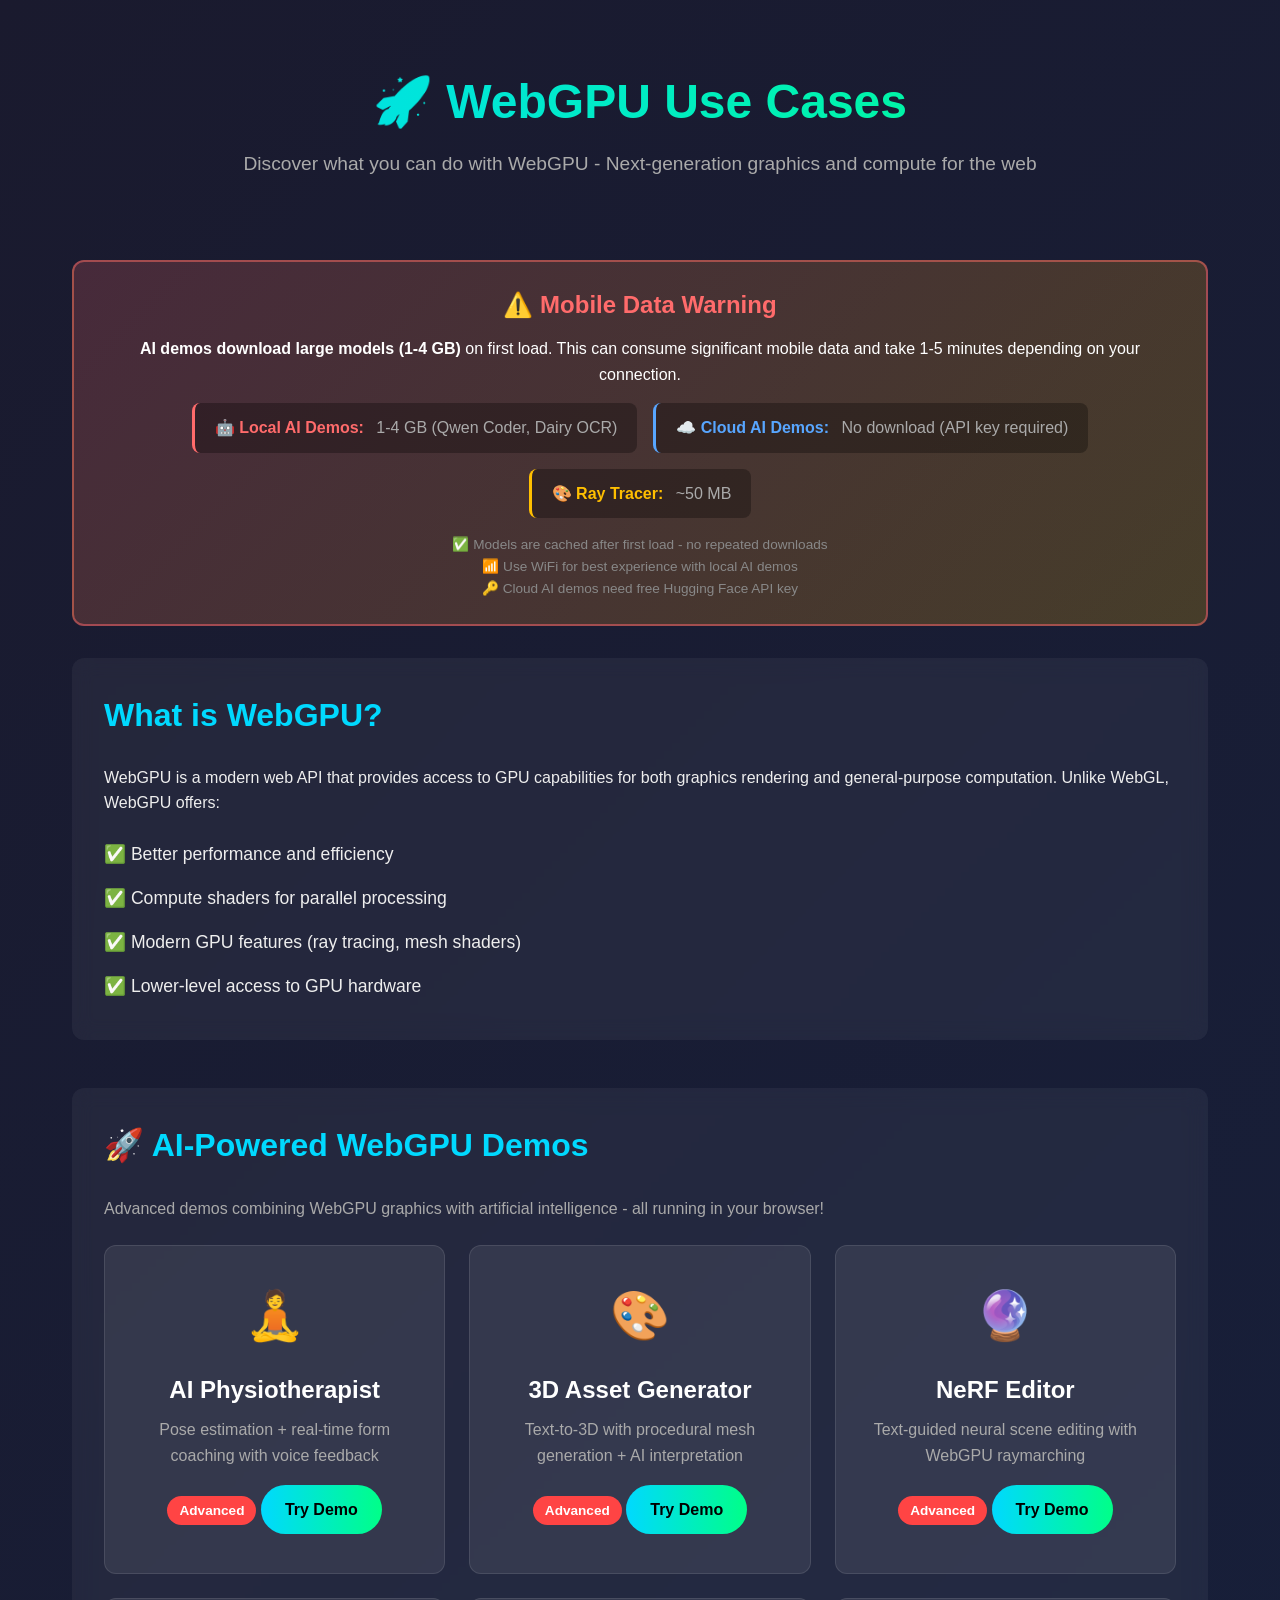
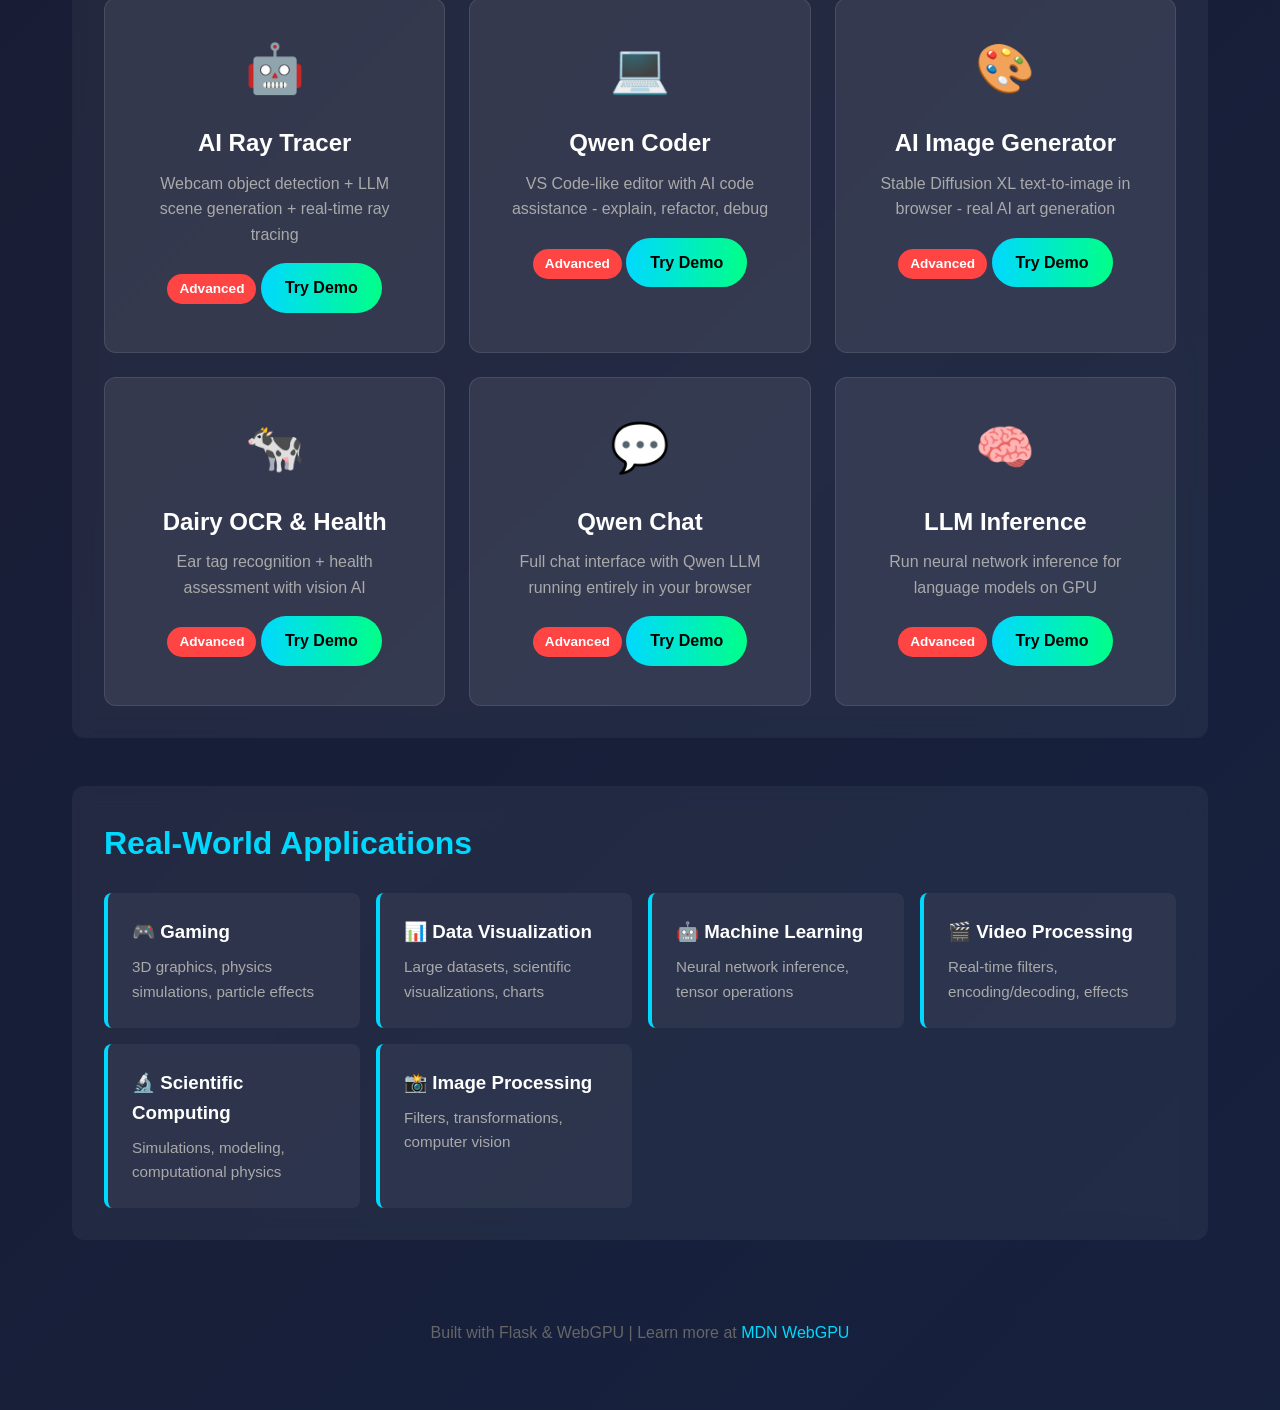
<file: index.html>
<!DOCTYPE html>
<html lang="en">
<head>
    <meta charset="UTF-8">
    <meta name="viewport" content="width=device-width, initial-scale=1.0">
    <title>WebGPU Use Cases Demo</title>
    <link rel="stylesheet" href="static/css/style.css">
</head>
<body>
    <div class="container">
        <header>
            <h1>🚀 WebGPU Use Cases</h1>
            <p class="subtitle">Discover what you can do with WebGPU - Next-generation graphics and compute for the web</p>
        </header>

        <!-- Mobile Data Warning -->
        <div class="data-warning" style="background: linear-gradient(135deg, rgba(255, 107, 107, 0.2), rgba(255, 191, 0, 0.2)); border: 2px solid rgba(255, 107, 107, 0.5); border-radius: 12px; padding: 1.5rem; margin-bottom: 2rem; text-align: center;">
            <h2 style="color: #ff6b6b; margin-bottom: 0.75rem; font-size: 1.5rem;">⚠️ Mobile Data Warning</h2>
            <p style="color: #fff; font-size: 1rem; line-height: 1.6; margin-bottom: 1rem;">
                <strong>AI demos download large models (1-4 GB)</strong> on first load. This can consume significant mobile data and take 1-5 minutes depending on your connection.
            </p>
            <div style="display: flex; flex-wrap: wrap; gap: 1rem; justify-content: center; margin-top: 1rem;">
                <div style="background: rgba(0, 0, 0, 0.3); padding: 0.75rem 1.25rem; border-radius: 8px; border-left: 3px solid #ff6b6b;">
                    <strong style="color: #ff6b6b;">🤖 Local AI Demos:</strong>
                    <span style="color: #aaa; margin-left: 0.5rem;">1-4 GB (Qwen Coder, Dairy OCR)</span>
                </div>
                <div style="background: rgba(0, 0, 0, 0.3); padding: 0.75rem 1.25rem; border-radius: 8px; border-left: 3px solid #58a6ff;">
                    <strong style="color: #58a6ff;">☁️ Cloud AI Demos:</strong>
                    <span style="color: #aaa; margin-left: 0.5rem;">No download (API key required)</span>
                </div>
                <div style="background: rgba(0, 0, 0, 0.3); padding: 0.75rem 1.25rem; border-radius: 8px; border-left: 3px solid #ffbf00;">
                    <strong style="color: #ffbf00;">🎨 Ray Tracer:</strong>
                    <span style="color: #aaa; margin-left: 0.5rem;">~50 MB</span>
                </div>
            </div>
            <p style="color: #888; font-size: 0.85rem; margin-top: 1rem;">
                ✅ Models are cached after first load - no repeated downloads<br>
                📶 Use WiFi for best experience with local AI demos<br>
                🔑 Cloud AI demos need free Hugging Face API key
            </p>
        </div>

        <section class="intro">
            <h2>What is WebGPU?</h2>
            <p>WebGPU is a modern web API that provides access to GPU capabilities for both graphics rendering and general-purpose computation. Unlike WebGL, WebGPU offers:</p>
            <ul>
                <li>✅ Better performance and efficiency</li>
                <li>✅ Compute shaders for parallel processing</li>
                <li>✅ Modern GPU features (ray tracing, mesh shaders)</li>
                <li>✅ Lower-level access to GPU hardware</li>
            </ul>
        </section>

        <section class="examples">
            <h2>🚀 AI-Powered WebGPU Demos</h2>
            <p style="color: #aaa; margin-bottom: 1.5rem;">Advanced demos combining WebGPU graphics with artificial intelligence - all running in your browser!</p>
            <div class="example-grid">
                <div class="example-card" data-example="ai-physio">
                    <div class="card-icon">🧘</div>
                    <h3>AI Physiotherapist</h3>
                    <p>Pose estimation + real-time form coaching with voice feedback</p>
                    <span class="difficulty advanced">Advanced</span>
                    <a href="templates/examples/ai-physio.html" class="btn">Try Demo</a>
                </div>

                <div class="example-card" data-example="3d-asset-generator">
                    <div class="card-icon">🎨</div>
                    <h3>3D Asset Generator</h3>
                    <p>Text-to-3D with procedural mesh generation + AI interpretation</p>
                    <span class="difficulty advanced">Advanced</span>
                    <a href="templates/examples/3d-asset-generator.html" class="btn">Try Demo</a>
                </div>

                <div class="example-card" data-example="nerf-editor">
                    <div class="card-icon">🔮</div>
                    <h3>NeRF Editor</h3>
                    <p>Text-guided neural scene editing with WebGPU raymarching</p>
                    <span class="difficulty advanced">Advanced</span>
                    <a href="templates/examples/nerf-editor.html" class="btn">Try Demo</a>
                </div>

                <div class="example-card" data-example="ai-raytracer">
                    <div class="card-icon">🤖</div>
                    <h3>AI Ray Tracer</h3>
                    <p>Webcam object detection + LLM scene generation + real-time ray tracing</p>
                    <span class="difficulty advanced">Advanced</span>
                    <a href="templates/examples/ai-raytracer.html" class="btn">Try Demo</a>
                </div>

                <div class="example-card" data-example="qwen-coder">
                    <div class="card-icon">💻</div>
                    <h3>Qwen Coder</h3>
                    <p>VS Code-like editor with AI code assistance - explain, refactor, debug</p>
                    <span class="difficulty advanced">Advanced</span>
                    <a href="templates/examples/qwen-coder.html" class="btn">Try Demo</a>
                </div>

                <div class="example-card" data-example="ai-image-generator">
                    <div class="card-icon">🎨</div>
                    <h3>AI Image Generator</h3>
                    <p>Stable Diffusion XL text-to-image in browser - real AI art generation</p>
                    <span class="difficulty advanced">Advanced</span>
                    <a href="templates/examples/ai-image-generator.html" class="btn">Try Demo</a>
                </div>

                <div class="example-card" data-example="dairy-ocr">
                    <div class="card-icon">🐄</div>
                    <h3>Dairy OCR & Health</h3>
                    <p>Ear tag recognition + health assessment with vision AI</p>
                    <span class="difficulty advanced">Advanced</span>
                    <a href="templates/examples/dairy-ocr.html" class="btn">Try Demo</a>
                </div>

                <div class="example-card" data-example="qwen-chat">
                    <div class="card-icon">💬</div>
                    <h3>Qwen Chat</h3>
                    <p>Full chat interface with Qwen LLM running entirely in your browser</p>
                    <span class="difficulty advanced">Advanced</span>
                    <a href="templates/examples/qwen-chat.html" class="btn">Try Demo</a>
                </div>

                <div class="example-card" data-example="llm-inference">
                    <div class="card-icon">🧠</div>
                    <h3>LLM Inference</h3>
                    <p>Run neural network inference for language models on GPU</p>
                    <span class="difficulty advanced">Advanced</span>
                    <a href="templates/examples/llm-inference.html" class="btn">Try Demo</a>
                </div>
            </div>
        </section>

        <section class="use-cases">
            <h2>Real-World Applications</h2>
            <div class="use-case-list">
                <div class="use-case">
                    <h3>🎮 Gaming</h3>
                    <p>3D graphics, physics simulations, particle effects</p>
                </div>
                <div class="use-case">
                    <h3>📊 Data Visualization</h3>
                    <p>Large datasets, scientific visualizations, charts</p>
                </div>
                <div class="use-case">
                    <h3>🤖 Machine Learning</h3>
                    <p>Neural network inference, tensor operations</p>
                </div>
                <div class="use-case">
                    <h3>🎬 Video Processing</h3>
                    <p>Real-time filters, encoding/decoding, effects</p>
                </div>
                <div class="use-case">
                    <h3>🔬 Scientific Computing</h3>
                    <p>Simulations, modeling, computational physics</p>
                </div>
                <div class="use-case">
                    <h3>📸 Image Processing</h3>
                    <p>Filters, transformations, computer vision</p>
                </div>
            </div>
        </section>

        <footer>
            <p>Built with Flask & WebGPU | Learn more at <a href="https://developer.mozilla.org/en-US/docs/Web/API/WebGPU_API" target="_blank">MDN WebGPU</a></p>
        </footer>
    </div>

    <script>
        // Check WebGPU support
        if (!navigator.gpu) {
            document.body.classList.add('no-webgpu');
            alert('WebGPU is not supported in your browser. Please use Chrome 113+ or Edge 113+');
        }
    </script>
</body>
</html>
</file>
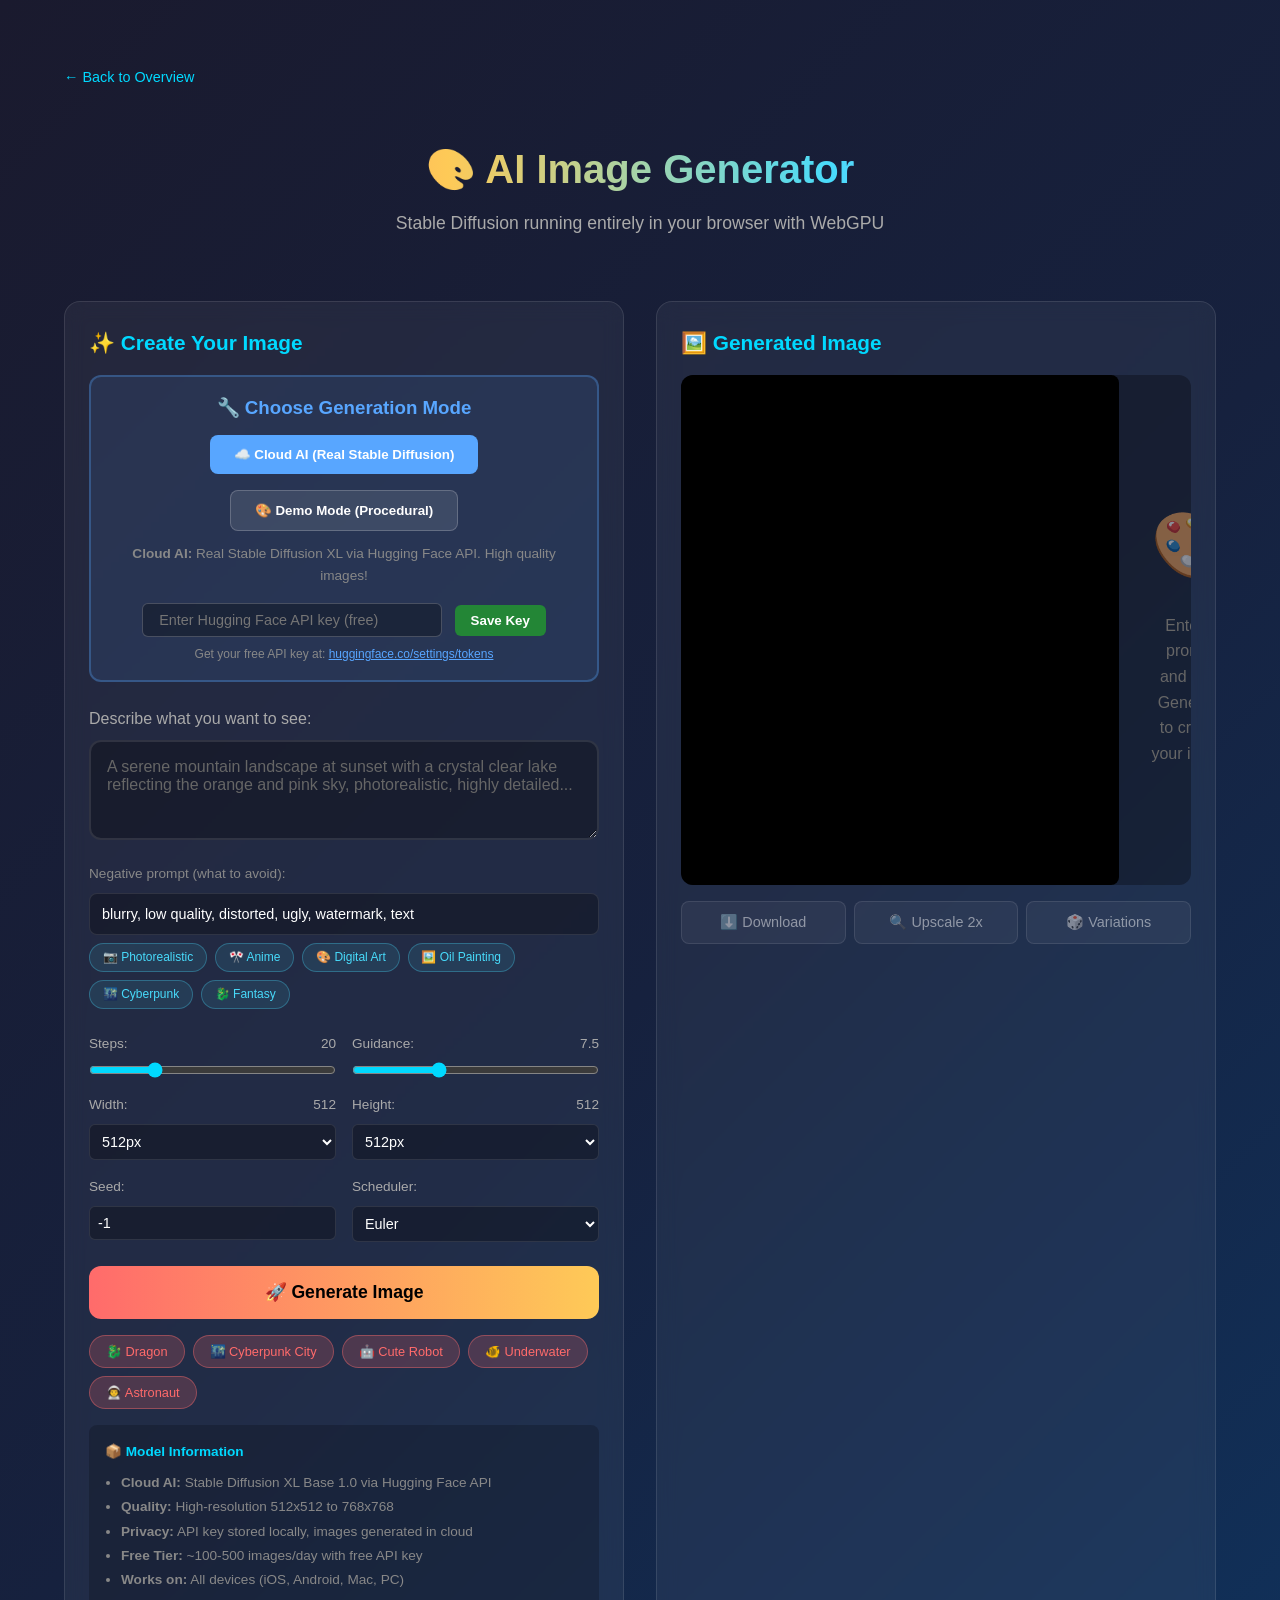
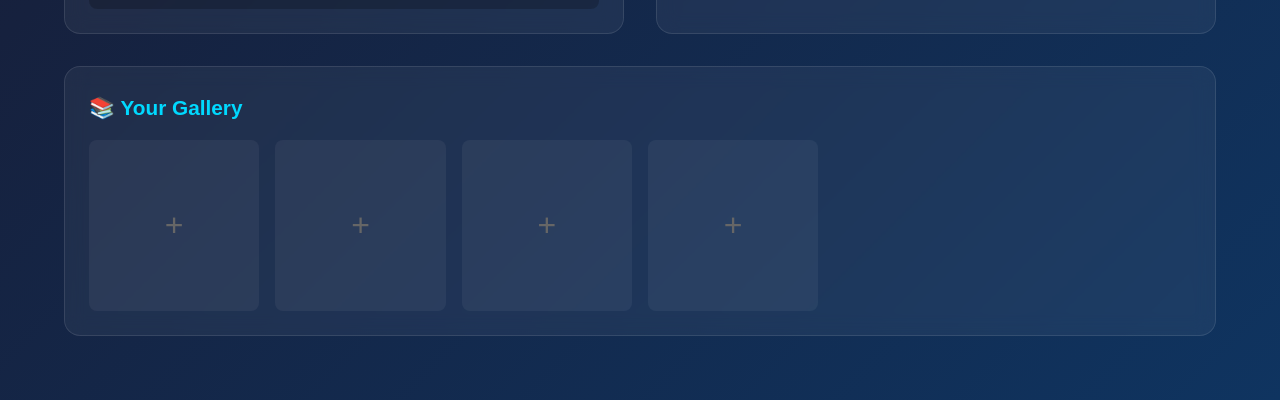
<file: templates/examples/ai-image-generator.html>
<!DOCTYPE html>
<html lang="en">
<head>
    <meta charset="UTF-8">
    <meta name="viewport" content="width=device-width, initial-scale=1.0">
    <title>AI Image Generator - Stable Diffusion WebGPU</title>
    <link rel="stylesheet" href="../../static/css/style.css">
    <style>
        * {
            margin: 0;
            padding: 0;
            box-sizing: border-box;
        }

        body {
            font-family: -apple-system, BlinkMacSystemFont, 'Segoe UI', Roboto, Oxygen, Ubuntu, sans-serif;
            background: linear-gradient(135deg, #1a1a2e 0%, #16213e 50%, #0f3460 100%);
            color: #eee;
            min-height: 100vh;
            padding: 2rem;
        }

        .container {
            max-width: 1400px;
            margin: 0 auto;
        }

        .back-link {
            display: inline-block;
            color: #00d9ff;
            text-decoration: none;
            margin-bottom: 1rem;
            font-size: 0.9rem;
            transition: opacity 0.2s;
        }

        .back-link:hover {
            opacity: 0.8;
        }

        header {
            text-align: center;
            margin-bottom: 2rem;
        }

        header h1 {
            font-size: 2.5rem;
            background: linear-gradient(90deg, #ff6b6b, #feca57, #48dbfb, #ff9ff3);
            -webkit-background-clip: text;
            -webkit-text-fill-color: transparent;
            background-clip: text;
            margin-bottom: 0.5rem;
        }

        header p {
            color: #aaa;
            font-size: 1.1rem;
        }

        .main-grid {
            display: grid;
            grid-template-columns: 1fr 1fr;
            gap: 2rem;
            margin-bottom: 2rem;
        }

        @media (max-width: 1000px) {
            .main-grid {
                grid-template-columns: 1fr;
            }
        }

        .panel {
            background: rgba(255, 255, 255, 0.05);
            border-radius: 16px;
            padding: 1.5rem;
            border: 1px solid rgba(255, 255, 255, 0.1);
            backdrop-filter: blur(10px);
        }

        .panel h2 {
            font-size: 1.3rem;
            color: #00d9ff;
            margin-bottom: 1rem;
            display: flex;
            align-items: center;
            gap: 0.5rem;
        }

        /* Prompt Input */
        .prompt-section {
            margin-bottom: 1.5rem;
        }

        .prompt-input {
            width: 100%;
            min-height: 100px;
            background: rgba(0, 0, 0, 0.3);
            border: 2px solid rgba(255, 255, 255, 0.1);
            border-radius: 12px;
            color: #fff;
            padding: 1rem;
            font-size: 1rem;
            font-family: inherit;
            resize: vertical;
            transition: border-color 0.2s;
        }

        .prompt-input:focus {
            outline: none;
            border-color: #00d9ff;
        }

        .prompt-input::placeholder {
            color: #666;
        }

        .negative-prompt {
            margin-top: 1rem;
        }

        .negative-prompt label {
            display: block;
            font-size: 0.85rem;
            color: #888;
            margin-bottom: 0.5rem;
        }

        .negative-input {
            width: 100%;
            padding: 0.75rem;
            background: rgba(0, 0, 0, 0.3);
            border: 1px solid rgba(255, 255, 255, 0.1);
            border-radius: 8px;
            color: #fff;
            font-size: 0.9rem;
            font-family: inherit;
        }

        .negative-input:focus {
            outline: none;
            border-color: #ff6b6b;
        }

        /* Settings Grid */
        .settings-grid {
            display: grid;
            grid-template-columns: repeat(2, 1fr);
            gap: 1rem;
            margin-bottom: 1.5rem;
        }

        .setting-item {
            display: flex;
            flex-direction: column;
            gap: 0.5rem;
        }

        .setting-item label {
            font-size: 0.85rem;
            color: #aaa;
            display: flex;
            justify-content: space-between;
        }

        .setting-item input[type="range"] {
            width: 100%;
            accent-color: #00d9ff;
        }

        .setting-item select,
        .setting-item input[type="number"] {
            padding: 0.5rem;
            background: rgba(0, 0, 0, 0.3);
            border: 1px solid rgba(255, 255, 255, 0.1);
            border-radius: 6px;
            color: #fff;
            font-size: 0.9rem;
        }

        .setting-item input[type="number"]:focus {
            outline: none;
            border-color: #00d9ff;
        }

        /* Generate Button */
        .generate-btn {
            width: 100%;
            padding: 1rem 2rem;
            background: linear-gradient(90deg, #ff6b6b, #feca57, #48dbfb, #ff9ff3);
            background-size: 300% 300%;
            border: none;
            border-radius: 12px;
            color: #000;
            font-size: 1.1rem;
            font-weight: bold;
            cursor: pointer;
            transition: all 0.3s;
            animation: gradient 3s ease infinite;
            display: flex;
            align-items: center;
            justify-content: center;
            gap: 0.5rem;
        }

        @keyframes gradient {
            0%, 100% { background-position: 0% 50%; }
            50% { background-position: 100% 50%; }
        }

        .generate-btn:hover:not(:disabled) {
            transform: scale(1.02);
            box-shadow: 0 10px 40px rgba(255, 107, 107, 0.4);
        }

        .generate-btn:disabled {
            opacity: 0.5;
            cursor: not-allowed;
            animation: none;
        }

        .generate-btn .spinner {
            width: 20px;
            height: 20px;
            border: 3px solid rgba(0, 0, 0, 0.2);
            border-top-color: #000;
            border-radius: 50%;
            animation: spin 1s linear infinite;
            display: none;
        }

        .generate-btn.generating .spinner {
            display: block;
        }

        @keyframes spin {
            to { transform: rotate(360deg); }
        }

        /* Image Display */
        .image-container {
            position: relative;
            width: 100%;
            aspect-ratio: 1;
            background: rgba(0, 0, 0, 0.3);
            border-radius: 12px;
            overflow: hidden;
            display: flex;
            align-items: center;
            justify-content: center;
        }

        #outputCanvas {
            max-width: 100%;
            max-height: 100%;
            object-fit: contain;
        }

        .placeholder {
            text-align: center;
            color: #666;
            padding: 2rem;
        }

        .placeholder-icon {
            font-size: 4rem;
            margin-bottom: 1rem;
            opacity: 0.5;
        }

        /* Progress */
        .progress-section {
            margin-top: 1rem;
            padding: 1rem;
            background: rgba(0, 0, 0, 0.2);
            border-radius: 8px;
        }

        .progress-bar {
            width: 100%;
            height: 8px;
            background: rgba(255, 255, 255, 0.1);
            border-radius: 4px;
            overflow: hidden;
            margin-bottom: 0.5rem;
        }

        .progress-fill {
            height: 100%;
            background: linear-gradient(90deg, #ff6b6b, #feca57, #48dbfb, #ff9ff3);
            background-size: 300% 100%;
            width: 0%;
            transition: width 0.3s;
            animation: gradient 2s ease infinite;
        }

        .progress-info {
            display: flex;
            justify-content: space-between;
            font-size: 0.85rem;
            color: #888;
        }

        .step-indicator {
            display: flex;
            gap: 2px;
            margin-top: 0.5rem;
            flex-wrap: wrap;
        }

        .step-dot {
            width: 8px;
            height: 8px;
            border-radius: 50%;
            background: rgba(255, 255, 255, 0.2);
            transition: background 0.2s;
        }

        .step-dot.completed {
            background: #00ff88;
        }

        .step-dot.current {
            background: #00d9ff;
        }

        /* Diffusion Visualization */
        .diffusion-viz {
            margin-top: 1rem;
            display: grid;
            grid-template-columns: repeat(4, 1fr);
            gap: 0.5rem;
        }

        .viz-step {
            aspect-ratio: 1;
            background: rgba(0, 0, 0, 0.3);
            border-radius: 6px;
            overflow: hidden;
            position: relative;
        }

        .viz-step canvas {
            width: 100%;
            height: 100%;
            object-fit: cover;
        }

        .viz-step .label {
            position: absolute;
            bottom: 2px;
            left: 2px;
            font-size: 0.6rem;
            color: #fff;
            background: rgba(0, 0, 0, 0.7);
            padding: 2px 4px;
            border-radius: 2px;
        }

        /* Quick Prompts */
        .quick-prompts {
            display: flex;
            gap: 0.5rem;
            flex-wrap: wrap;
            margin-top: 1rem;
        }

        .quick-prompt {
            padding: 0.5rem 1rem;
            background: rgba(255, 107, 107, 0.2);
            border: 1px solid rgba(255, 107, 107, 0.4);
            border-radius: 20px;
            color: #ff6b6b;
            font-size: 0.8rem;
            cursor: pointer;
            transition: all 0.2s;
        }

        .quick-prompt:hover {
            background: rgba(255, 107, 107, 0.3);
        }

        /* Mode Selector */
        .mode-selector {
            background: rgba(88, 166, 255, 0.1);
            border: 2px solid rgba(88, 166, 255, 0.3);
            border-radius: 12px;
            padding: 1rem;
            margin-bottom: 1.5rem;
            text-align: center;
        }

        .mode-selector h3 {
            color: #58a6ff;
            margin-bottom: 0.75rem;
        }

        .mode-buttons {
            display: flex;
            gap: 1rem;
            justify-content: center;
            flex-wrap: wrap;
            margin-bottom: 0.75rem;
        }

        .mode-btn {
            padding: 0.75rem 1.5rem;
            border-radius: 8px;
            font-weight: bold;
            cursor: pointer;
            transition: all 0.2s;
        }

        .mode-btn.cloud {
            background: #58a6ff;
            border: none;
            color: white;
        }

        .mode-btn.demo {
            background: rgba(255,255,255,0.1);
            border: 1px solid rgba(255,255,255,0.2);
            color: white;
        }

        .api-key-section {
            margin-top: 1rem;
            display: none;
        }

        .api-key-section input {
            padding: 0.5rem 1rem;
            background: rgba(0,0,0,0.3);
            border: 1px solid rgba(255,255,255,0.2);
            border-radius: 6px;
            color: white;
            font-size: 0.9rem;
            width: 300px;
            margin-right: 0.5rem;
        }

        .api-key-section button {
            padding: 0.5rem 1rem;
            background: #238636;
            border: none;
            border-radius: 6px;
            color: white;
            font-weight: bold;
            cursor: pointer;
        }

        .api-key-section a {
            color: #58a6ff;
        }

        /* Gallery */
        .gallery {
            display: grid;
            grid-template-columns: repeat(auto-fill, minmax(150px, 1fr));
            gap: 1rem;
            margin-top: 1rem;
        }

        .gallery-item {
            aspect-ratio: 1;
            border-radius: 8px;
            overflow: hidden;
            cursor: pointer;
            border: 2px solid transparent;
            transition: border-color 0.2s;
        }

        .gallery-item:hover {
            border-color: #00d9ff;
        }

        .gallery-item img {
            width: 100%;
            height: 100%;
            object-fit: cover;
        }

        .gallery-item.empty {
            background: rgba(255, 255, 255, 0.05);
            display: flex;
            align-items: center;
            justify-content: center;
            color: #666;
            font-size: 2rem;
        }

        /* Action Buttons */
        .action-buttons {
            display: flex;
            gap: 0.5rem;
            margin-top: 1rem;
        }

        .action-btn {
            flex: 1;
            padding: 0.75rem;
            background: rgba(255, 255, 255, 0.1);
            border: 1px solid rgba(255, 255, 255, 0.2);
            border-radius: 8px;
            color: #fff;
            font-size: 0.9rem;
            cursor: pointer;
            transition: all 0.2s;
            display: flex;
            align-items: center;
            justify-content: center;
            gap: 0.3rem;
        }

        .action-btn:hover:not(:disabled) {
            background: rgba(255, 255, 255, 0.2);
        }

        .action-btn:disabled {
            opacity: 0.5;
            cursor: not-allowed;
        }

        /* Model Info */
        .model-info {
            margin-top: 1rem;
            padding: 1rem;
            background: rgba(0, 0, 0, 0.2);
            border-radius: 8px;
            font-size: 0.85rem;
            color: #888;
        }

        .model-info h4 {
            color: #00d9ff;
            margin-bottom: 0.5rem;
        }

        .model-info ul {
            margin-left: 1rem;
            line-height: 1.8;
        }

        /* Loading Overlay */
        .loading-overlay {
            position: fixed;
            top: 0;
            left: 0;
            right: 0;
            bottom: 0;
            background: rgba(0, 0, 0, 0.9);
            display: flex;
            flex-direction: column;
            align-items: center;
            justify-content: center;
            z-index: 1000;
        }

        .loading-overlay.hidden {
            display: none;
        }

        .loading-spinner {
            width: 60px;
            height: 60px;
            border: 4px solid rgba(255, 107, 107, 0.2);
            border-top-color: #ff6b6b;
            border-radius: 50%;
            animation: spin 1s linear infinite;
        }

        .loading-text {
            margin-top: 1.5rem;
            color: #fff;
            font-size: 1.1rem;
        }

        .loading-progress {
            margin-top: 0.5rem;
            color: #888;
            font-size: 0.9rem;
        }

        .loading-sub {
            margin-top: 0.25rem;
            color: #666;
            font-size: 0.8rem;
        }

        /* Stats */
        .stats-bar {
            display: flex;
            gap: 2rem;
            padding: 1rem;
            background: rgba(0, 0, 0, 0.2);
            border-radius: 8px;
            margin-top: 1rem;
        }

        .stat-item {
            display: flex;
            flex-direction: column;
            align-items: center;
        }

        .stat-label {
            font-size: 0.75rem;
            color: #666;
        }

        .stat-value {
            font-size: 1.2rem;
            color: #00ff88;
            font-family: monospace;
        }

        /* Style presets */
        .style-presets {
            display: flex;
            gap: 0.5rem;
            flex-wrap: wrap;
            margin-top: 0.5rem;
        }

        .style-preset {
            padding: 0.4rem 0.8rem;
            background: rgba(72, 219, 251, 0.1);
            border: 1px solid rgba(72, 219, 251, 0.3);
            border-radius: 20px;
            color: #48dbfb;
            font-size: 0.75rem;
            cursor: pointer;
            transition: all 0.2s;
        }

        .style-preset:hover {
            background: rgba(72, 219, 251, 0.2);
        }

        .style-preset.active {
            background: #48dbfb;
            color: #000;
        }
    </style>
</head>
<body>
    <div class="container">
        <a href="../../index.html" class="back-link">← Back to Overview</a>
        
        <header>
            <h1>🎨 AI Image Generator</h1>
            <p>Stable Diffusion running entirely in your browser with WebGPU</p>
        </header>

        <div class="main-grid">
            <!-- Left Panel: Controls -->
            <div class="panel">
                <h2>✨ Create Your Image</h2>
                
                <!-- Mode Selector -->
                <div class="mode-selector">
                    <h3>🔧 Choose Generation Mode</h3>
                    <div class="mode-buttons">
                        <button class="mode-btn cloud" id="cloudModeBtn">☁️ Cloud AI (Real Stable Diffusion)</button>
                        <button class="mode-btn demo" id="demoModeBtn">🎨 Demo Mode (Procedural)</button>
                    </div>
                    <p id="modeDescription" style="color: #888; font-size: 0.85rem; margin-bottom: 0.75rem;">
                        <strong>Cloud AI:</strong> Real Stable Diffusion XL via Hugging Face API. High quality images!
                    </p>
                    <div class="api-key-section" id="apiKeySection">
                        <input type="password" id="hfApiKey" placeholder="Enter Hugging Face API key (free)">
                        <button id="saveApiKeyBtn">Save Key</button>
                        <p style="color: #888; font-size: 0.75rem; margin-top: 0.5rem;">
                            Get your free API key at: <a href="https://huggingface.co/settings/tokens" target="_blank">huggingface.co/settings/tokens</a>
                        </p>
                    </div>
                </div>

                <div class="prompt-section">
                    <label style="display: block; margin-bottom: 0.5rem; color: #aaa;">
                        Describe what you want to see:
                    </label>
                    <textarea 
                        class="prompt-input" 
                        id="promptInput"
                        placeholder="A serene mountain landscape at sunset with a crystal clear lake reflecting the orange and pink sky, photorealistic, highly detailed..."
                    ></textarea>
                    
                    <div class="negative-prompt">
                        <label>Negative prompt (what to avoid):</label>
                        <input 
                            type="text" 
                            class="negative-input" 
                            id="negativeInput"
                            value="blurry, low quality, distorted, ugly, watermark, text"
                        >
                    </div>

                    <div class="style-presets" id="stylePresets">
                        <button class="style-preset" data-style="photorealistic">📷 Photorealistic</button>
                        <button class="style-preset" data-style="anime">🎌 Anime</button>
                        <button class="style-preset" data-style="digital-art">🎨 Digital Art</button>
                        <button class="style-preset" data-style="oil-painting">🖼️ Oil Painting</button>
                        <button class="style-preset" data-style="cyberpunk">🌃 Cyberpunk</button>
                        <button class="style-preset" data-style="fantasy">🐉 Fantasy</button>
                    </div>
                </div>

                <div class="settings-grid">
                    <div class="setting-item">
                        <label>Steps: <span id="stepsValue">20</span></label>
                        <input type="range" id="stepsSlider" min="10" max="50" value="20">
                    </div>
                    
                    <div class="setting-item">
                        <label>Guidance: <span id="guidanceValue">7.5</span></label>
                        <input type="range" id="guidanceSlider" min="1" max="20" step="0.5" value="7.5">
                    </div>
                    
                    <div class="setting-item">
                        <label>Width: <span id="widthValue">512</span></label>
                        <select id="widthSelect">
                            <option value="256">256px</option>
                            <option value="512" selected>512px</option>
                            <option value="768">768px</option>
                        </select>
                    </div>
                    
                    <div class="setting-item">
                        <label>Height: <span id="heightValue">512</span></label>
                        <select id="heightSelect">
                            <option value="256">256px</option>
                            <option value="512" selected>512px</option>
                            <option value="768">768px</option>
                        </select>
                    </div>
                    
                    <div class="setting-item">
                        <label>Seed:</label>
                        <input type="number" id="seedInput" value="-1" placeholder="-1 = random">
                    </div>
                    
                    <div class="setting-item">
                        <label>Scheduler:</label>
                        <select id="schedulerSelect">
                            <option value="euler">Euler</option>
                            <option value="euler_a">Euler Ancestral</option>
                            <option value="ddim">DDIM</option>
                        </select>
                    </div>
                </div>

                <button class="generate-btn" id="generateBtn">
                    <span class="spinner"></span>
                    <span class="btn-text">🚀 Generate Image</span>
                </button>

                <div class="quick-prompts">
                    <button class="quick-prompt" data-prompt="A majestic dragon flying over a medieval castle at sunset, fantasy art, highly detailed">🐉 Dragon</button>
                    <button class="quick-prompt" data-prompt="Futuristic cyberpunk city at night with neon lights and flying cars, photorealistic">🌃 Cyberpunk City</button>
                    <button class="quick-prompt" data-prompt="A cute robot sitting in a garden with flowers, digital art, colorful">🤖 Cute Robot</button>
                    <button class="quick-prompt" data-prompt="Underwater scene with coral reef and tropical fish, photorealistic, 4k">🐠 Underwater</button>
                    <button class="quick-prompt" data-prompt="Astronaut floating in space with Earth in background, cinematic lighting">👨‍🚀 Astronaut</button>
                </div>

                <div class="model-info">
                    <h4>📦 Model Information</h4>
                    <ul>
                        <li><strong>Cloud AI:</strong> Stable Diffusion XL Base 1.0 via Hugging Face API</li>
                        <li><strong>Quality:</strong> High-resolution 512x512 to 768x768</li>
                        <li><strong>Privacy:</strong> API key stored locally, images generated in cloud</li>
                        <li><strong>Free Tier:</strong> ~100-500 images/day with free API key</li>
                        <li><strong>Works on:</strong> All devices (iOS, Android, Mac, PC)</li>
                    </ul>
                </div>
            </div>

            <!-- Right Panel: Output -->
            <div class="panel">
                <h2>🖼️ Generated Image</h2>
                
                <div class="image-container">
                    <canvas id="outputCanvas" width="512" height="512"></canvas>
                    <div class="placeholder" id="placeholder">
                        <div class="placeholder-icon">🎨</div>
                        <p>Enter a prompt and click Generate to create your image</p>
                    </div>
                </div>

                <div class="action-buttons">
                    <button class="action-btn" id="downloadBtn" disabled>
                        ⬇️ Download
                    </button>
                    <button class="action-btn" id="upscaleBtn" disabled>
                        🔍 Upscale 2x
                    </button>
                    <button class="action-btn" id="variationsBtn" disabled>
                        🎲 Variations
                    </button>
                </div>

                <div class="progress-section" id="progressSection" style="display: none;">
                    <div class="progress-bar">
                        <div class="progress-fill" id="progressFill"></div>
                    </div>
                    <div class="progress-info">
                        <span id="progressText">Initializing...</span>
                        <span id="progressPercent">0%</span>
                    </div>
                    <div class="step-indicator" id="stepIndicator"></div>
                </div>

                <div class="stats-bar" id="statsBar" style="display: none;">
                    <div class="stat-item">
                        <span class="stat-label">Step</span>
                        <span class="stat-value" id="currentStep">0/0</span>
                    </div>
                    <div class="stat-item">
                        <span class="stat-label">Time</span>
                        <span class="stat-value" id="elapsedTime">0s</span>
                    </div>
                    <div class="stat-item">
                        <span class="stat-label">Step Time</span>
                        <span class="stat-value" id="stepTime">0s</span>
                    </div>
                    <div class="stat-item">
                        <span class="stat-label">Memory</span>
                        <span class="stat-value" id="memoryUsage">-</span>
                    </div>
                </div>

                <div class="diffusion-viz" id="diffusionViz" style="display: none;">
                    <!-- Dynamic visualization steps -->
                </div>
            </div>
        </div>

        <!-- Gallery Section -->
        <div class="panel">
            <h2>📚 Your Gallery</h2>
            <div class="gallery" id="gallery">
                <div class="gallery-item empty">+</div>
                <div class="gallery-item empty">+</div>
                <div class="gallery-item empty">+</div>
                <div class="gallery-item empty">+</div>
            </div>
        </div>
    </div>

    <!-- Loading Overlay -->
    <div class="loading-overlay" id="loadingOverlay">
        <div class="loading-spinner"></div>
        <div class="loading-text" id="loadingText">Loading Stable Diffusion...</div>
        <div class="loading-progress" id="loadingProgress">0%</div>
        <div class="loading-sub" id="loadingSub">Downloading model weights...</div>
    </div>

    <script type="module">
        // Note: This demo supports multiple modes:
        // 1. Cloud AI (Recommended) - Real Stable Diffusion via Hugging Face API
        // 2. Demo Mode - Procedural generation for testing
        
        let isGenerating = false;
        let generatedImages = [];
        let currentSeed = -1;
        let startTime = 0;
        let stepStartTime = 0;
        let aiMode = 'cloud'; // 'cloud' or 'demo'
        let hfApiKey = localStorage.getItem('hfApiKey') || '';

        // DOM Elements
        const promptInput = document.getElementById('promptInput');
        const negativeInput = document.getElementById('negativeInput');
        const stepsSlider = document.getElementById('stepsSlider');
        const stepsValue = document.getElementById('stepsValue');
        const guidanceSlider = document.getElementById('guidanceSlider');
        const guidanceValue = document.getElementById('guidanceValue');
        const widthSelect = document.getElementById('widthSelect');
        const widthValue = document.getElementById('widthValue');
        const heightSelect = document.getElementById('heightSelect');
        const heightValue = document.getElementById('heightValue');
        const seedInput = document.getElementById('seedInput');
        const schedulerSelect = document.getElementById('schedulerSelect');
        const generateBtn = document.getElementById('generateBtn');
        const outputCanvas = document.getElementById('outputCanvas');
        const placeholder = document.getElementById('placeholder');
        const progressSection = document.getElementById('progressSection');
        const progressFill = document.getElementById('progressFill');
        const progressText = document.getElementById('progressText');
        const progressPercent = document.getElementById('progressPercent');
        const stepIndicator = document.getElementById('stepIndicator');
        const statsBar = document.getElementById('statsBar');
        const currentStepEl = document.getElementById('currentStep');
        const elapsedTimeEl = document.getElementById('elapsedTime');
        const stepTimeEl = document.getElementById('stepTime');
        const memoryUsageEl = document.getElementById('memoryUsage');
        const diffusionViz = document.getElementById('diffusionViz');
        const gallery = document.getElementById('gallery');
        const downloadBtn = document.getElementById('downloadBtn');
        const upscaleBtn = document.getElementById('upscaleBtn');
        const variationsBtn = document.getElementById('variationsBtn');
        const loadingOverlay = document.getElementById('loadingOverlay');
        const loadingText = document.getElementById('loadingText');
        const loadingProgress = document.getElementById('loadingProgress');
        const loadingSub = document.getElementById('loadingSub');

        // Style presets
        const stylePrompts = {
            'photorealistic': ', photorealistic, highly detailed, 8k, professional photography',
            'anime': ', anime style, studio ghibli, makoto shinkai, vibrant colors',
            'digital-art': ', digital art, artstation, concept art, highly detailed',
            'oil-painting': ', oil painting, classical art, textured brushstrokes',
            'cyberpunk': ', cyberpunk, neon lights, futuristic, blade runner style',
            'fantasy': ', fantasy art, magical, ethereal, detailed illustration'
        };

        let activeStyle = '';

        // Mode selector elements
        const cloudModeBtn = document.getElementById('cloudModeBtn');
        const demoModeBtn = document.getElementById('demoModeBtn');
        const modeDescription = document.getElementById('modeDescription');
        const apiKeySection = document.getElementById('apiKeySection');
        const hfApiKeyInput = document.getElementById('hfApiKey');
        const saveApiKeyBtn = document.getElementById('saveApiKeyBtn');

        // Initialize
        function initStableDiffusion() {
            // Check if API key is set
            if (hfApiKey) {
                hfApiKeyInput.value = hfApiKey;
            }
            setMode('cloud');
            hideLoading();
        }

        // Set mode
        function setMode(mode) {
            aiMode = mode;
            
            if (mode === 'cloud') {
                cloudModeBtn.classList.add('cloud');
                cloudModeBtn.classList.remove('demo');
                demoModeBtn.classList.remove('cloud');
                demoModeBtn.classList.add('demo');
                modeDescription.innerHTML = '<strong>Cloud AI:</strong> Real Stable Diffusion XL via Hugging Face API. High quality images!';
                apiKeySection.style.display = hfApiKey ? 'none' : 'block';
            } else {
                demoModeBtn.classList.add('cloud');
                demoModeBtn.classList.remove('demo');
                cloudModeBtn.classList.remove('cloud');
                cloudModeBtn.classList.add('demo');
                modeDescription.innerHTML = '<strong>Demo Mode:</strong> Procedural generation for testing. No API key required.';
                apiKeySection.style.display = 'none';
            }
        }

        // Generate image via Hugging Face API
        async function generateImageCloudAI(prompt, negativePrompt, options) {
            if (!hfApiKey) {
                throw new Error('No API key set. Please enter your Hugging Face API key.');
            }

            const { width, height, onProgress } = options;
            const ctx = outputCanvas.getContext('2d');
            
            outputCanvas.width = width;
            outputCanvas.height = height;
            
            // Use Stable Diffusion XL via Hugging Face API
            const response = await fetch('https://api-inference.huggingface.co/models/stabilityai/stable-diffusion-xl-base-1.0', {
                method: 'POST',
                headers: {
                    'Authorization': `Bearer ${hfApiKey}`,
                    'Content-Type': 'application/json'
                },
                body: JSON.stringify({
                    inputs: prompt,
                    parameters: {
                        negative_prompt: negativePrompt,
                        width: width,
                        height: height,
                        guidance_scale: 7.5,
                        num_inference_steps: 20
                    }
                })
            });
            
            if (!response.ok) {
                const error = await response.json();
                throw new Error(error.error || 'API request failed');
            }
            
            // Get image blob
            const blob = await response.blob();
            const img = await createImageBitmap(blob);
            
            // Simulate progress (API doesn't provide step-by-step)
            for (let step = 1; step <= 20; step++) {
                await new Promise(r => setTimeout(r, 100));
                ctx.drawImage(img, 0, 0, width, height);
                if (onProgress) {
                    onProgress({ step, total: 20, progress: step / 20 });
                }
            }
            
            return { success: true };
        }

        // Generate image in demo mode (procedural)
        async function generateImageDemo(prompt, negativePrompt, options) {
            const { width, height, steps, onProgress } = options;
            const ctx = outputCanvas.getContext('2d');
            
            outputCanvas.width = width;
            outputCanvas.height = height;
            
            const hash = hashString(prompt);
            const colors = generateColorsFromPrompt(prompt, hash);
            
            for (let step = 0; step < steps; step++) {
                stepStartTime = performance.now();
                const progress = (step + 1) / steps;
                const imageData = generateArtisticImage(width, height, hash, step, steps, colors, prompt);
                ctx.putImageData(imageData, 0, 0);
                
                if (onProgress) {
                    onProgress({ step: step + 1, total: steps, progress });
                }
                
                await new Promise(r => setTimeout(r, 50));
            }
            
            return { success: true };
        }

        function updateLoadingProgress(progress) {
            const percent = Math.round(progress.progress * 100);
            loadingProgress.textContent = percent + '%';
            loadingText.textContent = progress.text || 'Loading...';
            
            if (progress.progress === 1) {
                loadingSub.textContent = 'Ready to generate!';
            }
        }

        // Hide loading overlay
        function hideLoading() {
            setTimeout(() => {
                loadingOverlay.classList.add('hidden');
            }, 500);
        }

        // Create procedural generation engine
        function createProceduralEngine() {
            return {
                async generate(prompt, negativePrompt, options) {
                    const { width, height, steps, onProgress } = options;
                    const ctx = outputCanvas.getContext('2d');
                    
                    outputCanvas.width = width;
                    outputCanvas.height = height;
                    
                    // Create artistic image based on prompt
                    const hash = hashString(prompt);
                    const colors = generateColorsFromPrompt(prompt, hash);
                    
                    for (let step = 0; step < steps; step++) {
                        stepStartTime = performance.now();
                        
                        // Generate progressive image
                        const progress = (step + 1) / steps;
                        const imageData = generateArtisticImage(width, height, hash, step, steps, colors, prompt);
                        ctx.putImageData(imageData, 0, 0);
                        
                        // Update progress
                        if (onProgress) {
                            onProgress({ step: step + 1, total: steps, progress });
                        }
                        
                        // Small delay for visualization
                        await new Promise(r => setTimeout(r, 50));
                    }
                    
                    return { success: true };
                }
            };
        }

        // Generate colors from prompt keywords
        function generateColorsFromPrompt(prompt, hash) {
            const promptLower = prompt.toLowerCase();
            
            // Color palettes based on mood/content
            const palettes = {
                sunset: [[1, 0.4, 0.2], [1, 0.6, 0.3], [0.8, 0.2, 0.4], [0.4, 0.2, 0.6], [0.2, 0.1, 0.3]],
                ocean: [[0.1, 0.4, 0.8], [0.2, 0.6, 0.9], [0.4, 0.8, 1], [0.1, 0.3, 0.5], [0.6, 0.8, 0.9]],
                forest: [[0.1, 0.5, 0.2], [0.2, 0.6, 0.3], [0.4, 0.7, 0.4], [0.3, 0.4, 0.2], [0.5, 0.3, 0.1]],
                cyberpunk: [[1, 0, 0.5], [0, 1, 1], [0.5, 0, 1], [1, 1, 0], [0, 0.5, 1]],
                dragon: [[0.8, 0.1, 0.2], [0.2, 0.6, 0.3], [0.9, 0.7, 0.1], [0.3, 0.3, 0.3], [0.5, 0.2, 0.5]],
                robot: [[0.7, 0.7, 0.7], [0.2, 0.6, 0.9], [0.9, 0.9, 0.9], [0.3, 0.3, 0.4], [0.1, 0.8, 0.5]],
                fantasy: [[0.8, 0.4, 0.9], [0.4, 0.8, 1], [0.9, 0.6, 0.8], [0.3, 0.9, 0.6], [0.9, 0.8, 0.4]],
                default: [[0.9, 0.5, 0.3], [0.3, 0.7, 0.9], [0.8, 0.8, 0.4], [0.6, 0.4, 0.8], [0.4, 0.8, 0.5]]
            };
            
            // Detect theme
            if (promptLower.includes('sunset') || promptLower.includes('sunrise')) return palettes.sunset;
            if (promptLower.includes('water') || promptLower.includes('ocean') || promptLower.includes('lake')) return palettes.ocean;
            if (promptLower.includes('forest') || promptLower.includes('tree')) return palettes.forest;
            if (promptLower.includes('cyberpunk') || promptLower.includes('neon')) return palettes.cyberpunk;
            if (promptLower.includes('dragon')) return palettes.dragon;
            if (promptLower.includes('robot')) return palettes.robot;
            if (promptLower.includes('fantasy') || promptLower.includes('magic')) return palettes.fantasy;
            
            // Generate from hash
            return palettes.default;
        }

        // Generate string hash
        function hashString(str) {
            let hash = 0;
            for (let i = 0; i < str.length; i++) {
                const char = str.charCodeAt(i);
                hash = ((hash << 5) - hash) + char;
                hash = hash & hash;
            }
            return Math.abs(hash);
        }

        // Generate procedural image based on prompt
        function generateArtisticImage(width, height, hash, step, totalSteps, colors, prompt) {
            const imageData = new ImageData(width, height);
            const data = imageData.data;
            
            const progress = step / totalSteps;
            
            // Parse prompt for keywords
            const promptLower = prompt.toLowerCase();
            const hasWater = promptLower.includes('water') || promptLower.includes('lake') || promptLower.includes('ocean');
            const hasMountain = promptLower.includes('mountain') || promptLower.includes('hill');
            const hasSky = promptLower.includes('sky') || promptLower.includes('sunset') || promptLower.includes('sunrise');
            const hasCyberpunk = promptLower.includes('cyberpunk') || promptLower.includes('neon') || promptLower.includes('city');
            const hasDragon = promptLower.includes('dragon');
            const hasRobot = promptLower.includes('robot');
            const hasUnderwater = promptLower.includes('underwater') || promptLower.includes('coral');
            const hasAstronaut = promptLower.includes('astronaut') || promptLower.includes('space');
            
            for (let y = 0; y < height; y++) {
                for (let x = 0; x < width; x++) {
                    const idx = (y * width + x) * 4;
                    const nx = x / width;
                    const ny = y / height;
                    
                    let r, g, b;
                    
                    // Sky gradient
                    if (hasSky && ny < 0.5) {
                        const t = ny * 2;
                        const color1 = hasSky && (promptLower.includes('sunset') || promptLower.includes('sunrise')) 
                            ? [1, 0.4, 0.2] : [0.1, 0.1, 0.3];
                        const color2 = [0.5, 0.7, 1];
                        r = color1[0] * (1-t) + color2[0] * t;
                        g = color1[1] * (1-t) + color2[1] * t;
                        b = color1[2] * (1-t) + color2[2] * t;
                    }
                    // Mountains
                    else if (hasMountain && ny > 0.3) {
                        const mountainNoise = perlinNoise(nx * 5, 0, hash + 1000);
                        const mountainThreshold = 0.4 + mountainNoise * 0.2;
                        if (ny > 1 - mountainThreshold) {
                            const mountainColor = colors[3] || [0.3, 0.3, 0.35];
                            r = mountainColor[0];
                            g = mountainColor[1];
                            b = mountainColor[2];
                        } else {
                            const groundColor = colors[4] || [0.2, 0.3, 0.2];
                            r = groundColor[0];
                            g = groundColor[1];
                            b = groundColor[2];
                        }
                    }
                    // Water
                    else if (hasWater || hasUnderwater) {
                        const waterNoise = perlinNoise(nx * 3, ny * 2, hash + 2000);
                        const waterColor = hasUnderwater ? colors[1] : colors[0];
                        r = waterColor[0] * (0.5 + waterNoise * 0.5);
                        g = waterColor[1] * (0.5 + waterNoise * 0.5);
                        b = waterColor[2] * (0.7 + waterNoise * 0.3);
                    }
                    // Cyberpunk city
                    else if (hasCyberpunk) {
                        const gridX = Math.floor(nx * 15) / 15;
                        const gridY = Math.floor(ny * 15) / 15;
                        const building = ((gridX + gridY) % 3) === 0;
                        const neonColor = colors[Math.floor(perlinNoise(nx, ny, hash) * colors.length) % colors.length];
                        r = building ? neonColor[0] * 0.2 : neonColor[0] * 0.8;
                        g = building ? neonColor[1] * 0.2 : neonColor[1] * 0.8;
                        b = building ? neonColor[2] * 0.2 : neonColor[2] * 0.8;
                    }
                    // Dragon
                    else if (hasDragon) {
                        const dragonNoise = perlinNoise(nx * 4, ny * 4, hash + 3000);
                        const dragonColor = colors[0];
                        r = dragonColor[0] * (0.3 + dragonNoise * 0.7);
                        g = dragonColor[1] * (0.3 + dragonNoise * 0.7);
                        b = dragonColor[2] * (0.3 + dragonNoise * 0.7);
                    }
                    // Robot
                    else if (hasRobot) {
                        const robotNoise = perlinNoise(nx * 6, ny * 6, hash + 4000);
                        const metalColor = colors[0];
                        r = metalColor[0] * (0.4 + robotNoise * 0.6);
                        g = metalColor[1] * (0.4 + robotNoise * 0.6);
                        b = metalColor[2] * (0.4 + robotNoise * 0.6);
                    }
                    // Space/Astronaut
                    else if (hasAstronaut) {
                        const spaceNoise = perlinNoise(nx * 2, ny * 2, hash + 5000);
                        r = 0.05 + spaceNoise * 0.1;
                        g = 0.05 + spaceNoise * 0.1;
                        b = 0.15 + spaceNoise * 0.2;
                    }
                    // Default abstract
                    else {
                        const noise = perlinNoise(nx * 3, ny * 3, hash);
                        const colorIdx = Math.floor(noise * colors.length) % colors.length;
                        const baseColor = colors[colorIdx];
                        r = baseColor[0] * (0.3 + noise * 0.7);
                        g = baseColor[1] * (0.3 + noise * 0.7);
                        b = baseColor[2] * (0.3 + noise * 0.7);
                    }
                    
                    // Add noise that decreases with progress
                    const noiseAmount = (1 - progress) * 0.5;
                    const noise = (Math.random() - 0.5) * noiseAmount;
                    
                    data[idx] = Math.min(255, Math.max(0, (r + noise) * 255));
                    data[idx + 1] = Math.min(255, Math.max(0, (g + noise) * 255));
                    data[idx + 2] = Math.min(255, Math.max(0, (b + noise) * 255));
                    data[idx + 3] = 255;
                }
            }
            
            return imageData;
        }

        // Simple Perlin noise implementation
        function perlinNoise(x, y, seed = 0) {
            const X = Math.floor(x) & 255;
            const Y = Math.floor(y) & 255;
            
            x -= Math.floor(x);
            y -= Math.floor(y);
            
            const u = fade(x);
            const v = fade(y);
            
            const A = (pseudoRandom(X + seed) + Y) % 256;
            const B = (pseudoRandom(X + seed + 1) + Y) % 256;
            
            const result = lerp(
                lerp(grad(A, x, y), grad(B, x - 1, y), u),
                lerp(grad(A + 1, x, y - 1), grad(B + 1, x - 1, y - 1), u),
                v
            );
            
            return (result + 1) / 2;
        }

        function fade(t) {
            return t * t * t * (t * (t * 6 - 15) + 10);
        }

        function lerp(a, b, t) {
            return a + t * (b - a);
        }

        function pseudoRandom(n) {
            n = (n << 13) ^ n;
            return ((n * (n * n * 15731 + 789221) + 1376312589) & 0x7fffffff);
        }

        function grad(hash, x, y) {
            const h = hash & 3;
            const u = h < 2 ? x : y;
            const v = h < 2 ? y : x;
            return ((h & 1) === 0 ? u : -u) + ((h & 2) === 0 ? v : -v);
        }

        // Generate button click
        generateBtn.addEventListener('click', async () => {
            if (isGenerating || !sdEngine) return;
            
            const prompt = promptInput.value.trim();
            if (!prompt) {
                alert('Please enter a prompt');
                return;
            }
            
            isGenerating = true;
            generateBtn.disabled = true;
            generateBtn.classList.add('generating');
            document.querySelector('.btn-text').textContent = 'Generating...';

            // Get settings
            const steps = parseInt(stepsSlider.value);
            const guidance = parseFloat(guidanceSlider.value);
            const width = parseInt(widthSelect.value);
            const height = parseInt(heightSelect.value);
            let seed = parseInt(seedInput.value);
            if (seed === -1 || isNaN(seed)) {
                seed = Math.floor(Math.random() * 2147483647);
            }
            currentSeed = seed;
            const negativePrompt = negativeInput.value.trim();

            // Apply style
            const fullPrompt = prompt + (activeStyle || '');

            // Show progress
            progressSection.style.display = 'block';
            statsBar.style.display = 'block';
            diffusionViz.style.display = 'grid';
            placeholder.style.display = 'none';

            // Setup step indicator
            setupStepIndicator(steps);

            // Setup diffusion visualization
            setupDiffusionViz();

            startTime = performance.now();

            try {
                if (aiMode === 'cloud') {
                    // Use Cloud AI (Real Stable Diffusion)
                    await generateImageCloudAI(fullPrompt, negativePrompt, {
                        width,
                        height,
                        onProgress: (progress) => {
                            updateProgress(progress);
                        }
                    });
                } else {
                    // Use Demo mode (procedural)
                    await generateImageDemo(fullPrompt, negativePrompt, {
                        width,
                        height,
                        steps,
                        onProgress: (progress) => {
                            updateProgress(progress);
                        }
                    });
                }

                // Add to gallery
                addToGallery();
                
                // Enable actions
                downloadBtn.disabled = false;
                upscaleBtn.disabled = false;
                variationsBtn.disabled = false;
                
                logToStats('Generation complete!', 'success');
                
            } catch (error) {
                console.error('Generation error:', error);
                alert('Generation failed: ' + error.message);
                logToStats('Error: ' + error.message, 'error');
            }
            
            isGenerating = false;
            generateBtn.disabled = false;
            generateBtn.classList.remove('generating');
            document.querySelector('.btn-text').textContent = '🚀 Generate Image';
        });

        // Setup step indicator
        function setupStepIndicator(totalSteps) {
            stepIndicator.innerHTML = '';
            for (let i = 0; i < totalSteps; i++) {
                const dot = document.createElement('div');
                dot.className = 'step-dot';
                stepIndicator.appendChild(dot);
            }
        }

        // Setup diffusion visualization
        function setupDiffusionViz() {
            diffusionViz.innerHTML = '';
            for (let i = 0; i < 4; i++) {
                const vizStep = document.createElement('div');
                vizStep.className = 'viz-step';
                const canvas = document.createElement('canvas');
                canvas.width = 64;
                canvas.height = 64;
                const label = document.createElement('div');
                label.className = 'label';
                label.textContent = `Step ${i + 1}`;
                vizStep.appendChild(canvas);
                vizStep.appendChild(label);
                diffusionViz.appendChild(vizStep);
            }
        }

        // Update progress
        function updateProgress(progress) {
            const { step, total, progress: pct } = progress;
            
            // Update progress bar
            const percent = Math.round(pct * 100);
            progressFill.style.width = percent + '%';
            progressPercent.textContent = percent + '%';
            progressText.textContent = `Step ${step}/${total}`;
            
            // Update step indicator
            const dots = stepIndicator.querySelectorAll('.step-dot');
            dots.forEach((dot, i) => {
                if (i < step - 1) {
                    dot.classList.add('completed');
                    dot.classList.remove('current');
                } else if (i === step - 1) {
                    dot.classList.add('current');
                } else {
                    dot.classList.remove('completed', 'current');
                }
            });
            
            // Update stats
            currentStepEl.textContent = `${step}/${total}`;
            const elapsed = ((performance.now() - startTime) / 1000).toFixed(1);
            elapsedTimeEl.textContent = elapsed + 's';
            
            if (stepStartTime > 0) {
                const stepElapsed = ((performance.now() - stepStartTime) / 1000).toFixed(2);
                stepTimeEl.textContent = stepElapsed + 's';
            }
            
            // Update diffusion visualization
            updateDiffusionViz(step, total);
            
            // Update memory
            if (navigator.deviceMemory) {
                memoryUsageEl.textContent = navigator.deviceMemory + 'GB';
            }
        }

        // Update diffusion visualization
        function updateDiffusionViz(currentStep, totalSteps) {
            const canvases = diffusionViz.querySelectorAll('canvas');
            const ctx = outputCanvas.getContext('2d');
            
            canvases.forEach((canvas, i) => {
                const vizCtx = canvas.getContext('2d');
                const stepToShow = Math.floor((i + 1) / 4 * currentStep);
                
                if (stepToShow > 0) {
                    // Draw downscaled version of current output
                    vizCtx.drawImage(outputCanvas, 0, 0, 64, 64);
                } else {
                    // Show noise
                    const imageData = vizCtx.createImageData(64, 64);
                    const data = imageData.data;
                    for (let j = 0; j < data.length; j += 4) {
                        const value = Math.random() * 128;
                        data[j] = value;
                        data[j + 1] = value;
                        data[j + 2] = value;
                        data[j + 3] = 255;
                    }
                    vizCtx.putImageData(imageData, 0, 0);
                }
            });
        }

        // Add to gallery
        function addToGallery() {
            const dataUrl = outputCanvas.toDataURL('image/png');
            generatedImages.unshift({
                dataUrl,
                prompt: promptInput.value,
                seed: currentSeed,
                timestamp: Date.now()
            });
            
            // Keep only last 12 images
            if (generatedImages.length > 12) {
                generatedImages.pop();
            }
            
            updateGallery();
        }

        // Update gallery display
        function updateGallery() {
            gallery.innerHTML = '';
            
            generatedImages.forEach((img, index) => {
                const item = document.createElement('div');
                item.className = 'gallery-item';
                item.innerHTML = `<img src="${img.dataUrl}" alt="Generated image ${index + 1}">`;
                item.addEventListener('click', () => {
                    loadFromGallery(index);
                });
                gallery.appendChild(item);
            });
            
            // Fill remaining slots
            while (gallery.children.length < 4) {
                const empty = document.createElement('div');
                empty.className = 'gallery-item empty';
                empty.textContent = '+';
                gallery.appendChild(empty);
            }
        }

        // Load image from gallery
        function loadFromGallery(index) {
            const img = generatedImages[index];
            const image = new Image();
            image.src = img.dataUrl;
            image.onload = () => {
                outputCanvas.width = image.width;
                outputCanvas.height = image.height;
                const ctx = outputCanvas.getContext('2d');
                ctx.drawImage(image, 0, 0);
                promptInput.value = img.prompt;
                seedInput.value = img.seed;
                placeholder.style.display = 'none';
                downloadBtn.disabled = false;
            };
        }

        // Download image
        downloadBtn.addEventListener('click', () => {
            const link = document.createElement('a');
            link.download = `ai-generated-${Date.now()}.png`;
            link.href = outputCanvas.toDataURL('image/png');
            link.click();
        });

        // Upscale (mock)
        upscaleBtn.addEventListener('click', () => {
            alert('Upscaling would use a super-resolution model to enhance the image quality. This requires additional model weights.');
        });

        // Variations (mock)
        variationsBtn.addEventListener('click', () => {
            // Generate with slightly different seed
            seedInput.value = currentSeed + Math.floor(Math.random() * 1000);
            generateBtn.click();
        });

        // Quick prompts
        document.querySelectorAll('.quick-prompt').forEach(btn => {
            btn.addEventListener('click', () => {
                promptInput.value = btn.dataset.prompt;
            });
        });

        // Style presets
        document.querySelectorAll('.style-preset').forEach(btn => {
            btn.addEventListener('click', () => {
                document.querySelectorAll('.style-preset').forEach(b => b.classList.remove('active'));
                
                if (activeStyle === stylePrompts[btn.dataset.style]) {
                    activeStyle = '';
                    btn.classList.remove('active');
                } else {
                    activeStyle = stylePrompts[btn.dataset.style];
                    btn.classList.add('active');
                }
            });
        });

        // Settings value updates
        stepsSlider.addEventListener('input', (e) => {
            stepsValue.textContent = e.target.value;
        });

        guidanceSlider.addEventListener('input', (e) => {
            guidanceValue.textContent = e.target.value;
        });

        widthSelect.addEventListener('change', (e) => {
            widthValue.textContent = e.target.value;
            outputCanvas.width = parseInt(e.target.value);
        });

        heightSelect.addEventListener('change', (e) => {
            heightValue.textContent = e.target.value;
            outputCanvas.height = parseInt(e.target.value);
        });

        // Log to stats
        function logToStats(message, type = 'info') {
            console.log(`[${type}] ${message}`);
        }

        // Mode selector
        cloudModeBtn.addEventListener('click', () => setMode('cloud'));
        demoModeBtn.addEventListener('click', () => setMode('demo'));

        // API key save
        saveApiKeyBtn.addEventListener('click', () => {
            const key = hfApiKeyInput.value.trim();
            if (key) {
                hfApiKey = key;
                localStorage.setItem('hfApiKey', key);
                alert('API key saved! You can now use Cloud AI mode with real Stable Diffusion.');
                setMode('cloud');
            }
        });

        // Load saved API key
        if (hfApiKey) {
            hfApiKeyInput.value = hfApiKey;
        }

        // Initialize on load
        initStableDiffusion();
    </script>
</body>
</html>
</file>
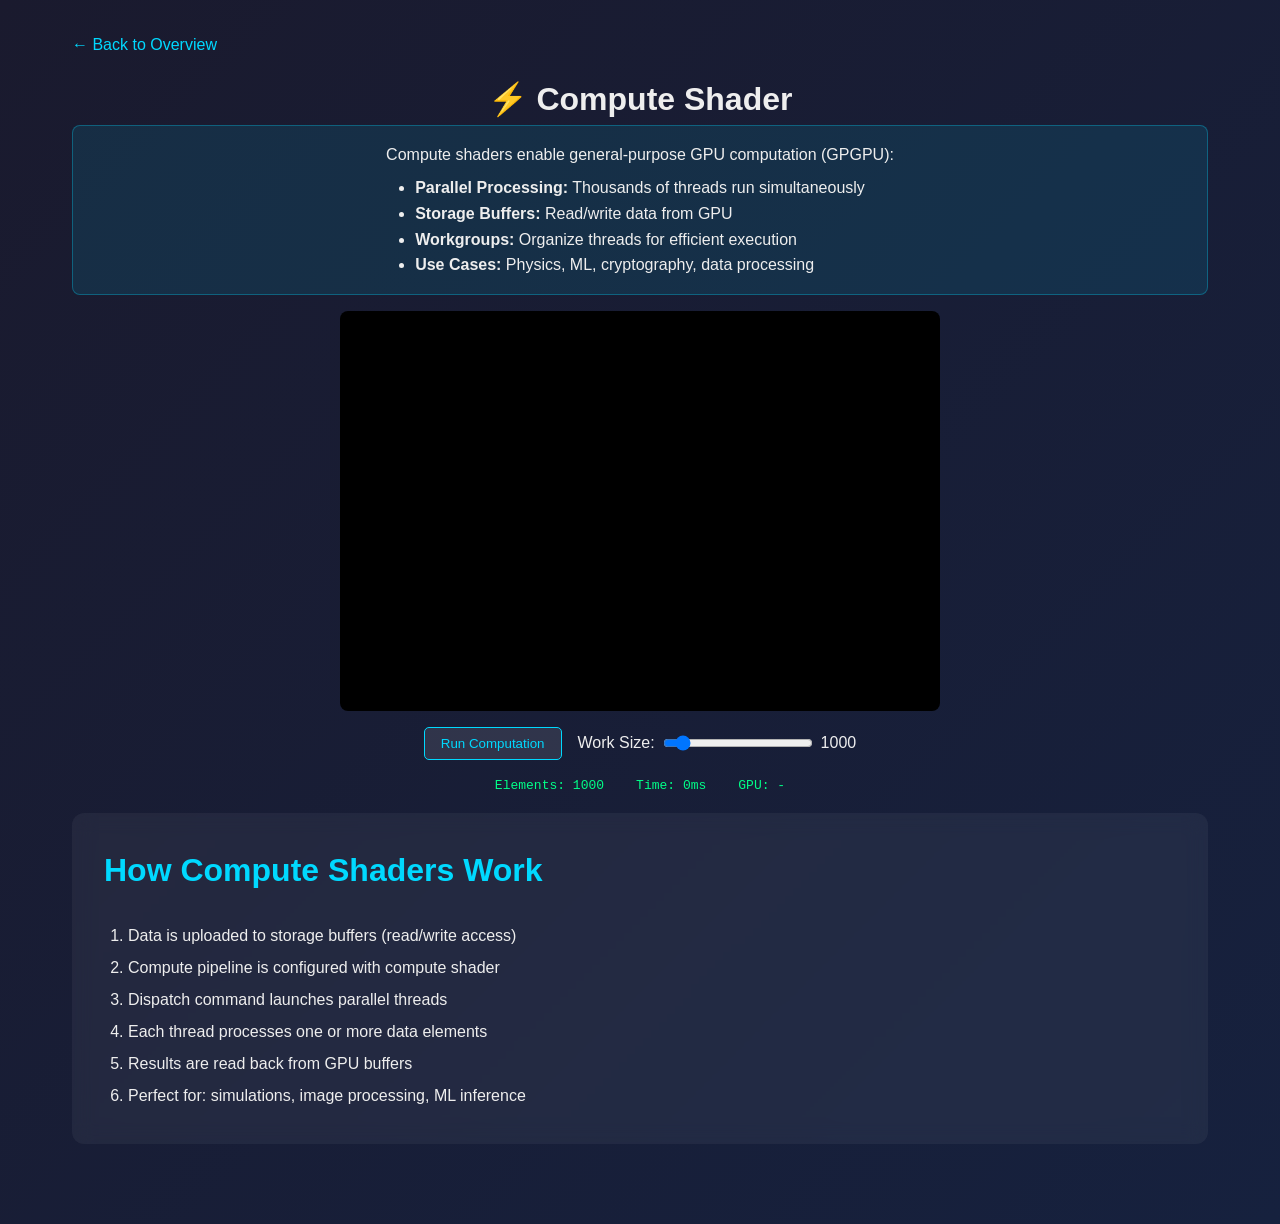
<file: templates/examples/compute.html>
<!DOCTYPE html>
<html lang="en">
<head>
    <meta charset="UTF-8">
    <meta name="viewport" content="width=device-width, initial-scale=1.0">
    <title>Compute Shader - WebGPU Demo</title>
    <link rel="stylesheet" href="../../static/css/style.css">
</head>
<body>
    <div class="container">
        <a href="../../index.html" class="back-link">← Back to Overview</a>
        
        <div class="demo-container">
            <h1>⚡ Compute Shader</h1>
            
            <div class="demo-info">
                <p>Compute shaders enable general-purpose GPU computation (GPGPU):</p>
                <ul style="text-align: left; display: inline-block; margin-top: 0.5rem;">
                    <li><strong>Parallel Processing:</strong> Thousands of threads run simultaneously</li>
                    <li><strong>Storage Buffers:</strong> Read/write data from GPU</li>
                    <li><strong>Workgroups:</strong> Organize threads for efficient execution</li>
                    <li><strong>Use Cases:</strong> Physics, ML, cryptography, data processing</li>
                </ul>
            </div>

            <canvas id="canvas" width="600" height="400"></canvas>
            
            <div class="controls">
                <button id="computeBtn">Run Computation</button>
                <label>
                    Work Size: <input type="range" id="workSize" min="100" max="10000" value="1000">
                    <span id="workSizeVal">1000</span>
                </label>
            </div>

            <div class="stats">
                <span>Elements: <span id="elements">1000</span></span>
                <span>Time: <span id="computeTime">0</span>ms</span>
                <span>GPU: <span id="gpuResult">-</span></span>
            </div>
        </div>

        <section>
            <h2>How Compute Shaders Work</h2>
            <ol style="margin-left: 1.5rem; line-height: 2;">
                <li>Data is uploaded to storage buffers (read/write access)</li>
                <li>Compute pipeline is configured with compute shader</li>
                <li>Dispatch command launches parallel threads</li>
                <li>Each thread processes one or more data elements</li>
                <li>Results are read back from GPU buffers</li>
                <li>Perfect for: simulations, image processing, ML inference</li>
            </ol>
        </section>
    </div>

    <script type="module">
        const canvas = document.getElementById('canvas');
        const workSizeInput = document.getElementById('workSize');
        const workSizeVal = document.getElementById('workSizeVal');
        const elementsEl = document.getElementById('elements');
        const computeTimeEl = document.getElementById('computeTime');
        const gpuResultEl = document.getElementById('gpuResult');

        let device, pipeline, bindGroup;
        let resultBuffer, inputData, resultData;
        let workSize = 1000;

        workSizeInput.addEventListener('input', (e) => {
            workSize = parseInt(e.target.value);
            workSizeVal.textContent = workSize;
            elementsEl.textContent = workSize;
        });

        async function init() {
            if (!navigator.gpu) {
                alert('WebGPU not supported');
                return;
            }

            const adapter = await navigator.gpu.requestAdapter();
            device = await adapter.requestDevice();
            const context = canvas.getContext('webgpu');
            const format = navigator.gpu.getPreferredCanvasFormat();

            context.configure({ device, format });

            // Compute shader: square each number and sum
            const shaderCode = `
                @group(0) @binding(0)
                var<storage, read> input: array<f32>;
                
                @group(0) @binding(1)
                var<storage, read_write> output: array<f32>;
                
                @group(0) @binding(2)
                var<uniform> config: vec2u;
                
                @compute @workgroup_size(64)
                fn main(@builtin(global_invocation_id) id: vec3u) {
                    let idx = id.x;
                    let size = config.x;
                    
                    if (idx < size) {
                        let value = input[idx];
                        output[idx] = value * value;
                    }
                }
            `;

            const shader = device.createShaderModule({ code: shaderCode });

            pipeline = device.createComputePipeline({
                layout: 'auto',
                compute: { module: shader, entryPoint: 'main' }
            });

            // Visualization
            renderVisualization();
        }

        async function runCompute() {
            if (!device) return;

            const startTime = performance.now();

            // Create input data
            inputData = new Float32Array(workSize);
            for (let i = 0; i < workSize; i++) {
                inputData[i] = Math.random() * 2 - 1;
            }

            // Create buffers
            const inputBuffer = device.createBuffer({
                size: inputData.byteLength,
                usage: GPUBufferUsage.STORAGE | GPUBufferUsage.COPY_DST,
                mappedAtCreation: true
            });
            new Float32Array(inputBuffer.getMappedRange()).set(inputData);
            inputBuffer.unmap();

            resultBuffer = device.createBuffer({
                size: inputData.byteLength,
                usage: GPUBufferUsage.STORAGE | GPUBufferUsage.COPY_SRC
            });

            const readBuffer = device.createBuffer({
                size: inputData.byteLength,
                usage: GPUBufferUsage.MAP_READ | GPUBufferUsage.COPY_DST
            });

            const configBuffer = device.createBuffer({
                size: 8,
                usage: GPUBufferUsage.UNIFORM | GPUBufferUsage.COPY_DST,
                mappedAtCreation: true
            });
            new Uint32Array(configBuffer.getMappedRange()).set([workSize, 0]);
            configBuffer.unmap();

            bindGroup = device.createBindGroup({
                layout: pipeline.getBindGroupLayout(0),
                entries: [
                    { binding: 0, resource: { buffer: inputBuffer } },
                    { binding: 1, resource: { buffer: resultBuffer } },
                    { binding: 2, resource: { buffer: configBuffer } }
                ]
            });

            const commandEncoder = device.createCommandEncoder();
            const passEncoder = commandEncoder.beginComputePass();
            passEncoder.setPipeline(pipeline);
            passEncoder.setBindGroup(0, bindGroup);
            passEncoder.dispatchWorkgroups(Math.ceil(workSize / 64));
            passEncoder.end();

            commandEncoder.copyBufferToBuffer(resultBuffer, 0, readBuffer, 0, inputData.byteLength);
            device.queue.submit([commandEncoder.finish()]);

            await readBuffer.mapAsync(GPUMapMode.READ);
            resultData = new Float32Array(readBuffer.getMappedRange().slice());
            readBuffer.unmap();

            const endTime = performance.now();
            computeTimeEl.textContent = (endTime - startTime).toFixed(2);

            // Calculate sum of squares
            let sum = 0;
            for (let i = 0; i < Math.min(100, resultData.length); i++) {
                sum += resultData[i];
            }
            gpuResultEl.textContent = sum.toFixed(4) + ' (first 100)';

            renderVisualization();
        }

        function renderVisualization() {
            const context = canvas.getContext('webgpu');
            const textureView = context.getCurrentTexture().createView();

            const shaderCode = `
                @vertex
                fn vs_main(@builtin(vertex_index) vi: u32) -> @builtin(position) vec4f {
                    var positions = array<vec2f, 6>(
                        vec2f(-1, -1), vec2f(1, -1), vec2f(-1, 1),
                        vec2f(-1, 1), vec2f(1, -1), vec2f(1, 1)
                    );
                    return vec4f(positions[vi], 0, 1);
                }

                @fragment
                fn fs_main() -> @location(0) vec4f {
                    return vec4f(0, 0.8, 1, 1);
                }
            `;

            if (!device) return;

            const shader = device.createShaderModule({ code: shaderCode });
            const pipeline = device.createRenderPipeline({
                layout: 'auto',
                vertex: { module: shader, entryPoint: 'vs_main' },
                fragment: { module: shader, entryPoint: 'fs_main', targets: [{ format: navigator.gpu.getPreferredCanvasFormat() }] },
                primitive: { topology: 'triangle-list' }
            });

            const commandEncoder = device.createCommandEncoder();
            const renderPass = commandEncoder.beginRenderPass({
                colorAttachments: [{
                    view: textureView,
                    clearValue: { r: 0.1, g: 0.1, b: 0.2, a: 1 },
                    loadOp: 'clear',
                    storeOp: 'store'
                }]
            });
            renderPass.setPipeline(pipeline);
            renderPass.draw(6);
            renderPass.end();
            device.queue.submit([commandEncoder.finish()]);
        }

        document.getElementById('computeBtn').addEventListener('click', runCompute);
        init();
    </script>
</body>
</html>
</file>
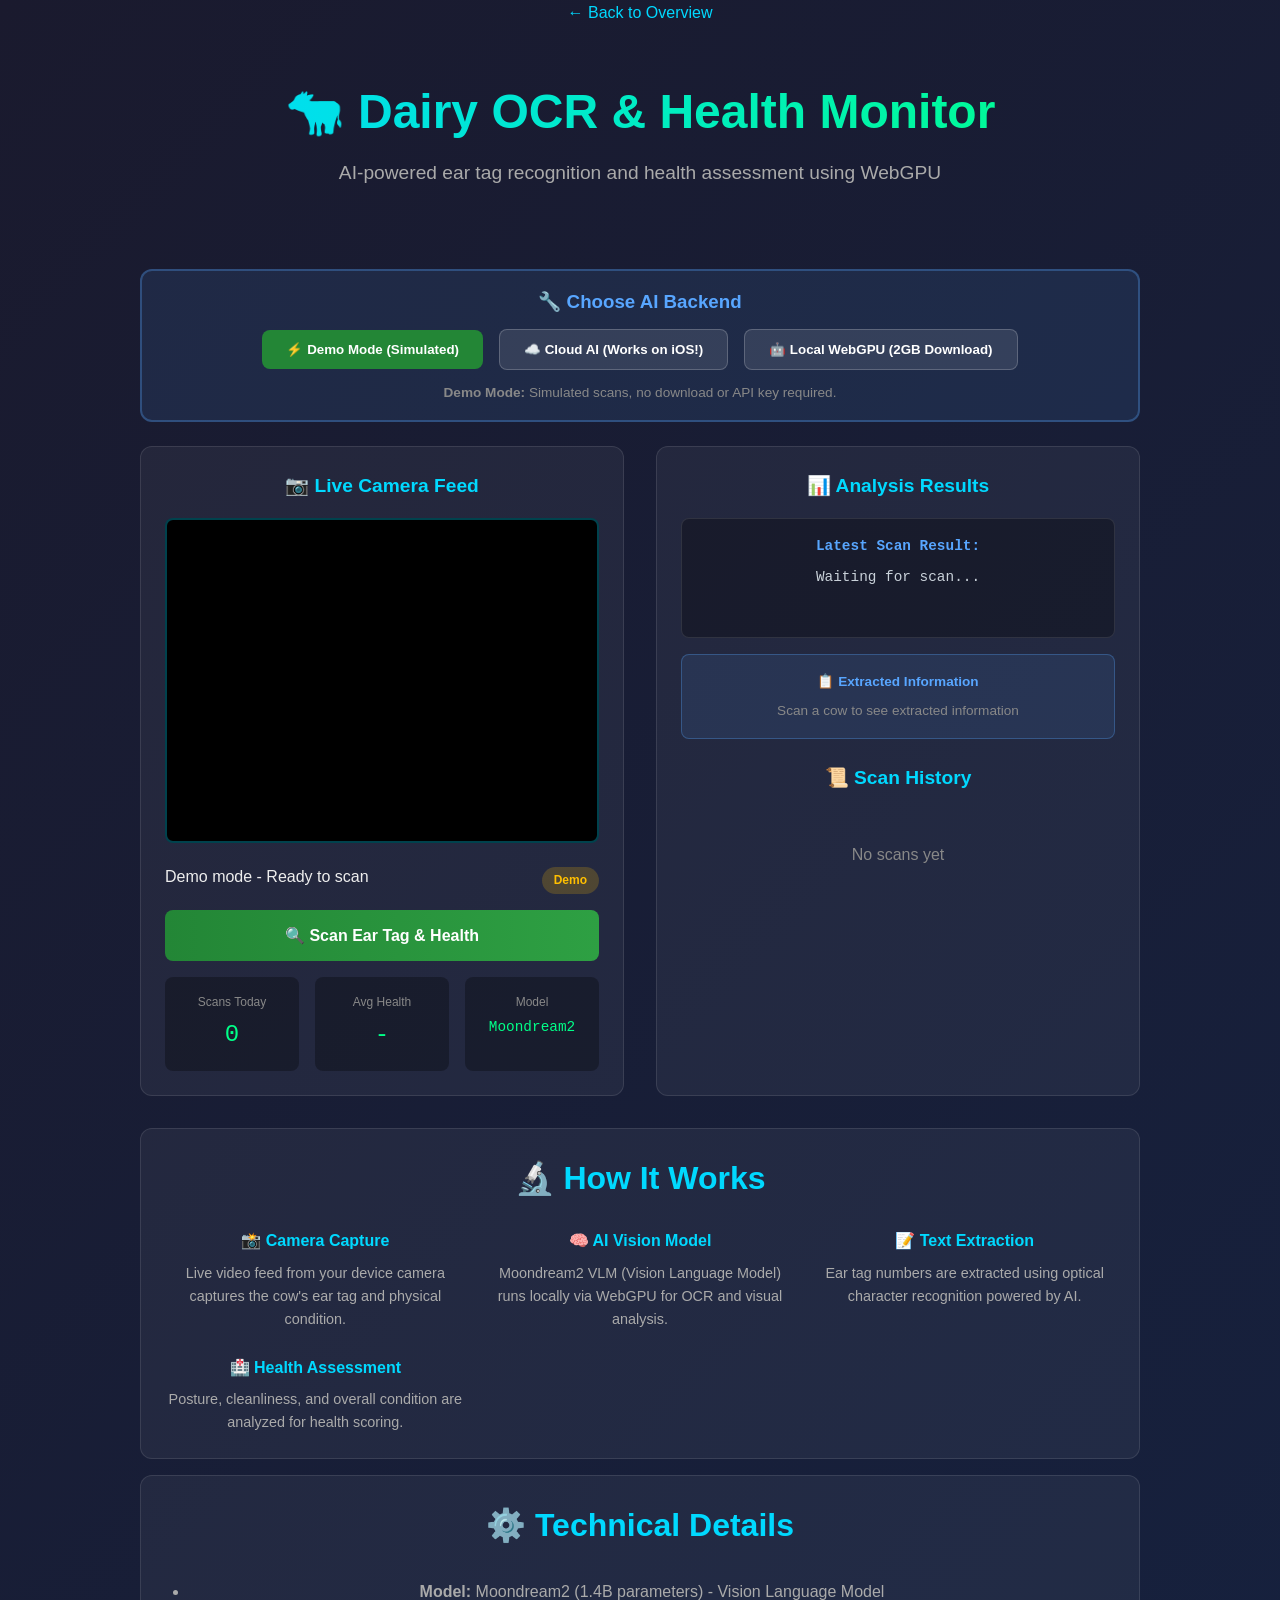
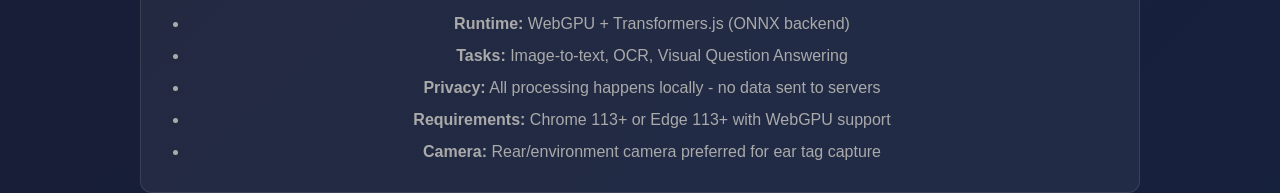
<file: templates/examples/dairy-ocr.html>
<!DOCTYPE html>
<html lang="en">
<head>
    <meta charset="UTF-8">
    <meta name="viewport" content="width=device-width, initial-scale=1.0">
    <title>Dairy OCR & Health Monitor - WebGPU Demo</title>
    <link rel="stylesheet" href="../../static/css/style.css">
    <style>
        .demo-container {
            max-width: 1000px;
            margin: 0 auto;
        }

        .main-layout {
            display: grid;
            grid-template-columns: 1fr 1fr;
            gap: 2rem;
            margin-bottom: 2rem;
        }

        @media (max-width: 800px) {
            .main-layout {
                grid-template-columns: 1fr;
            }
        }

        .panel {
            background: rgba(255, 255, 255, 0.05);
            border-radius: 12px;
            padding: 1.5rem;
            border: 1px solid rgba(255, 255, 255, 0.1);
        }

        .panel h3 {
            color: #00d9ff;
            margin-bottom: 1rem;
            font-size: 1.2rem;
        }

        .video-container {
            position: relative;
            width: 100%;
            aspect-ratio: 4/3;
            background: #000;
            border-radius: 8px;
            overflow: hidden;
            border: 2px solid rgba(0, 217, 255, 0.3);
        }

        #camera {
            width: 100%;
            height: 100%;
            object-fit: cover;
        }

        #snapshot {
            display: none;
        }

        .scan-btn {
            width: 100%;
            padding: 1rem;
            background: linear-gradient(90deg, #238636, #2ea043);
            border: none;
            border-radius: 8px;
            color: #fff;
            font-size: 1rem;
            font-weight: bold;
            cursor: pointer;
            transition: all 0.2s;
            margin-top: 1rem;
            display: flex;
            align-items: center;
            justify-content: center;
            gap: 0.5rem;
        }

        .scan-btn:hover:not(:disabled) {
            transform: scale(1.02);
            box-shadow: 0 5px 20px rgba(46, 160, 67, 0.4);
        }

        .scan-btn:disabled {
            opacity: 0.5;
            cursor: not-allowed;
        }

        .scan-btn .spinner {
            width: 20px;
            height: 20px;
            border: 3px solid rgba(255, 255, 255, 0.3);
            border-top-color: #fff;
            border-radius: 50%;
            animation: spin 1s linear infinite;
            display: none;
        }

        .scan-btn.scanning .spinner {
            display: block;
        }

        @keyframes spin {
            to { transform: rotate(360deg); }
        }

        .result-box {
            background: rgba(0, 0, 0, 0.3);
            border-radius: 8px;
            padding: 1rem;
            margin-top: 1rem;
            min-height: 120px;
            font-family: 'Consolas', 'Monaco', monospace;
            font-size: 0.9rem;
            color: #c9d1d9;
            border: 1px solid rgba(255, 255, 255, 0.1);
        }

        .result-box .label {
            color: #58a6ff;
            font-weight: bold;
            margin-bottom: 0.5rem;
        }

        .result-box .value {
            color: #7ee787;
        }

        .result-box .error {
            color: #ff7b72;
        }

        .stats-grid {
            display: grid;
            grid-template-columns: repeat(3, 1fr);
            gap: 1rem;
            margin-top: 1rem;
        }

        .stat-box {
            background: rgba(0, 0, 0, 0.3);
            padding: 1rem;
            border-radius: 8px;
            text-align: center;
        }

        .stat-label {
            font-size: 0.75rem;
            color: #888;
            margin-bottom: 0.25rem;
        }

        .stat-value {
            font-size: 1.5rem;
            color: #00ff88;
            font-family: monospace;
        }

        .history-list {
            max-height: 300px;
            overflow-y: auto;
        }

        .history-item {
            background: rgba(0, 0, 0, 0.2);
            padding: 0.75rem;
            border-radius: 6px;
            margin-bottom: 0.5rem;
            border-left: 3px solid #238636;
        }

        .history-item .time {
            font-size: 0.75rem;
            color: #888;
        }

        .history-item .id {
            font-weight: bold;
            color: #58a6ff;
        }

        .history-item .health {
            font-size: 0.85rem;
            color: #7ee787;
        }

        .status-badge {
            display: inline-block;
            padding: 0.25rem 0.75rem;
            border-radius: 20px;
            font-size: 0.75rem;
            font-weight: bold;
            margin-top: 0.5rem;
        }

        .status-badge.ready {
            background: rgba(46, 160, 67, 0.2);
            color: #2ea043;
        }

        .status-badge.loading {
            background: rgba(255, 191, 0, 0.2);
            color: #ffbf00;
        }

        .status-badge.error {
            background: rgba(255, 123, 114, 0.2);
            color: #ff7b72;
        }

        .info-box {
            background: rgba(88, 166, 255, 0.1);
            border: 1px solid rgba(88, 166, 255, 0.3);
            border-radius: 8px;
            padding: 1rem;
            margin-top: 1rem;
            font-size: 0.85rem;
        }

        .info-box h4 {
            color: #58a6ff;
            margin-bottom: 0.5rem;
        }

        .info-box ul {
            margin-left: 1rem;
            line-height: 1.8;
            color: #aaa;
        }

        .loading-overlay {
            position: fixed;
            top: 0;
            left: 0;
            right: 0;
            bottom: 0;
            background: rgba(0, 0, 0, 0.9);
            display: flex;
            flex-direction: column;
            align-items: center;
            justify-content: center;
            z-index: 1000;
        }

        .loading-overlay.hidden {
            display: none;
        }

        .loading-spinner {
            width: 60px;
            height: 60px;
            border: 4px solid rgba(88, 166, 255, 0.2);
            border-top-color: #58a6ff;
            border-radius: 50%;
            animation: spin 1s linear infinite;
        }

        .loading-text {
            margin-top: 1.5rem;
            color: #58a6ff;
            font-size: 1.1rem;
        }

        .loading-progress {
            margin-top: 0.5rem;
            color: #888;
            font-size: 0.9rem;
        }
    </style>
</head>
<body>
    <div class="demo-container">
        <a href="../../index.html" class="back-link">← Back to Overview</a>
        
        <header>
            <h1>🐄 Dairy OCR & Health Monitor</h1>
            <p class="subtitle">AI-powered ear tag recognition and health assessment using WebGPU</p>
        </header>

        <!-- Mode Selector -->
        <div class="mode-selector" style="background: rgba(88, 166, 255, 0.1); border: 2px solid rgba(88, 166, 255, 0.3); border-radius: 12px; padding: 1rem; margin-bottom: 1.5rem; text-align: center;">
            <h3 style="color: #58a6ff; margin-bottom: 0.75rem;">🔧 Choose AI Backend</h3>
            <div style="display: flex; gap: 1rem; justify-content: center; flex-wrap: wrap; align-items: center;">
                <button id="demoModeBtn" style="padding: 0.75rem 1.5rem; background: #238636; border: none; border-radius: 8px; color: white; font-weight: bold; cursor: pointer;">
                    ⚡ Demo Mode (Simulated)
                </button>
                <button id="cloudModeBtn" style="padding: 0.75rem 1.5rem; background: rgba(88, 166, 255, 0.3); border: 1px solid rgba(88, 166, 255, 0.5); border-radius: 8px; color: white; font-weight: bold; cursor: pointer;">
                    ☁️ Cloud AI (Works on iOS!)
                </button>
                <button id="localModeBtn" style="padding: 0.75rem 1.5rem; background: rgba(255,255,255,0.1); border: 1px solid rgba(255,255,255,0.2); border-radius: 8px; color: white; font-weight: bold; cursor: pointer;">
                    🤖 Local WebGPU (2GB Download)
                </button>
            </div>
            <p id="modeDescription" style="color: #888; font-size: 0.85rem; margin-top: 0.75rem;">
                <strong>Cloud AI:</strong> Real AI via Hugging Face API. Works on all devices including iOS! Requires free API key.
            </p>
            <div id="apiKeySection" style="margin-top: 1rem; display: none;">
                <input type="password" id="hfApiKey" placeholder="Enter Hugging Face API key (free)" style="padding: 0.5rem 1rem; background: rgba(0,0,0,0.3); border: 1px solid rgba(255,255,255,0.2); border-radius: 6px; color: white; font-size: 0.9rem; width: 300px;">
                <button id="saveApiKeyBtn" style="padding: 0.5rem 1rem; background: #58a6ff; border: none; border-radius: 6px; color: white; font-weight: bold; cursor: pointer; margin-left: 0.5rem;">Save Key</button>
                <p style="color: #888; font-size: 0.75rem; margin-top: 0.5rem;">Get your free API key at: <a href="https://huggingface.co/settings/tokens" target="_blank" style="color: #58a6ff;">huggingface.co/settings/tokens</a></p>
            </div>
        </div>

        <div class="main-layout">
            <!-- Left Panel: Camera & Scan -->
            <div class="panel">
                <h3>📷 Live Camera Feed</h3>
                
                <div class="video-container">
                    <video id="camera" autoplay playsinline muted></video>
                    <canvas id="snapshot" width="640" height="480"></canvas>
                </div>

                <div class="status-bar" style="margin-top: 1rem; display: flex; justify-content: space-between; align-items: center;">
                    <span id="statusText">Initializing...</span>
                    <span id="statusBadge" class="status-badge loading">Loading</span>
                </div>

                <button class="scan-btn" id="scanBtn" disabled>
                    <span class="spinner"></span>
                    <span class="btn-text">🔍 Scan Ear Tag & Health</span>
                </button>

                <div class="stats-grid">
                    <div class="stat-box">
                        <div class="stat-label">Scans Today</div>
                        <div class="stat-value" id="scansCount">0</div>
                    </div>
                    <div class="stat-box">
                        <div class="stat-label">Avg Health</div>
                        <div class="stat-value" id="avgHealth">-</div>
                    </div>
                    <div class="stat-box">
                        <div class="stat-label">Model</div>
                        <div class="stat-value" style="font-size: 0.9rem;">Moondream2</div>
                    </div>
                </div>
            </div>

            <!-- Right Panel: Results -->
            <div class="panel">
                <h3>📊 Analysis Results</h3>
                
                <div class="result-box" id="resultBox">
                    <div class="label">Latest Scan Result:</div>
                    <div id="resultText">Waiting for scan...</div>
                </div>

                <div class="info-box">
                    <h4>📋 Extracted Information</h4>
                    <div id="extractedInfo">
                        <p style="color: #888;">Scan a cow to see extracted information</p>
                    </div>
                </div>

                <h3 style="margin-top: 1.5rem;">📜 Scan History</h3>
                <div class="history-list" id="historyList">
                    <div style="color: #888; text-align: center; padding: 2rem;">
                        No scans yet
                    </div>
                </div>
            </div>
        </div>

        <!-- Info Section -->
        <div class="panel">
            <h2>🔬 How It Works</h2>
            <div style="display: grid; grid-template-columns: repeat(auto-fit, minmax(250px, 1fr)); gap: 1.5rem; margin-top: 1rem;">
                <div>
                    <h4 style="color: #00d9ff; margin-bottom: 0.5rem;">📸 Camera Capture</h4>
                    <p style="color: #aaa; font-size: 0.9rem; line-height: 1.6;">
                        Live video feed from your device camera captures the cow's ear tag and physical condition.
                    </p>
                </div>
                <div>
                    <h4 style="color: #00d9ff; margin-bottom: 0.5rem;">🧠 AI Vision Model</h4>
                    <p style="color: #aaa; font-size: 0.9rem; line-height: 1.6;">
                        Moondream2 VLM (Vision Language Model) runs locally via WebGPU for OCR and visual analysis.
                    </p>
                </div>
                <div>
                    <h4 style="color: #00d9ff; margin-bottom: 0.5rem;">📝 Text Extraction</h4>
                    <p style="color: #aaa; font-size: 0.9rem; line-height: 1.6;">
                        Ear tag numbers are extracted using optical character recognition powered by AI.
                    </p>
                </div>
                <div>
                    <h4 style="color: #00d9ff; margin-bottom: 0.5rem;">🏥 Health Assessment</h4>
                    <p style="color: #aaa; font-size: 0.9rem; line-height: 1.6;">
                        Posture, cleanliness, and overall condition are analyzed for health scoring.
                    </p>
                </div>
            </div>
        </div>

        <div class="panel" style="margin-top: 1rem;">
            <h2>⚙️ Technical Details</h2>
            <ul style="margin-left: 1.5rem; line-height: 2; color: #aaa;">
                <li><strong>Model:</strong> Moondream2 (1.4B parameters) - Vision Language Model</li>
                <li><strong>Runtime:</strong> WebGPU + Transformers.js (ONNX backend)</li>
                <li><strong>Tasks:</strong> Image-to-text, OCR, Visual Question Answering</li>
                <li><strong>Privacy:</strong> All processing happens locally - no data sent to servers</li>
                <li><strong>Requirements:</strong> Chrome 113+ or Edge 113+ with WebGPU support</li>
                <li><strong>Camera:</strong> Rear/environment camera preferred for ear tag capture</li>
            </ul>
        </div>
    </div>

    <!-- Loading Overlay -->
    <div class="loading-overlay" id="loadingOverlay">
        <div class="loading-spinner"></div>
        <div class="loading-text" id="loadingText">Loading Moondream2 Model...</div>
        <div class="loading-progress" id="loadingProgress">This may take 1-2 minutes on first load</div>
    </div>

    <script type="module">
        // State
        let vqaPipeline = null;
        let scanHistory = [];
        let totalScans = 0;
        let healthScores = [];
        let aiMode = 'demo'; // 'demo', 'cloud', or 'local'
        let hfApiKey = localStorage.getItem('hfApiKey') || '';

        // DOM Elements
        const video = document.getElementById('camera');
        const canvas = document.getElementById('snapshot');
        const scanBtn = document.getElementById('scanBtn');
        const statusText = document.getElementById('statusText');
        const statusBadge = document.getElementById('statusBadge');
        const resultText = document.getElementById('resultText');
        const extractedInfo = document.getElementById('extractedInfo');
        const historyList = document.getElementById('historyList');
        const scansCount = document.getElementById('scansCount');
        const avgHealth = document.getElementById('avgHealth');
        const loadingOverlay = document.getElementById('loadingOverlay');
        const loadingText = document.getElementById('loadingText');
        const loadingProgress = document.getElementById('loadingProgress');
        
        // Mode selector elements
        const demoModeBtn = document.getElementById('demoModeBtn');
        const cloudModeBtn = document.getElementById('cloudModeBtn');
        const localModeBtn = document.getElementById('localModeBtn');
        const modeDescription = document.getElementById('modeDescription');
        const apiKeySection = document.getElementById('apiKeySection');
        const hfApiKeyInput = document.getElementById('hfApiKey');
        const saveApiKeyBtn = document.getElementById('saveApiKeyBtn');

        // Initialize
        async function init() {
            // Start camera
            try {
                const stream = await navigator.mediaDevices.getUserMedia({
                    video: { facingMode: 'environment' }
                });
                video.srcObject = stream;
            } catch (err) {
                console.error('Camera error:', err);
            }
            
            hideLoading();
            setMode('demo');
        }

        // Set AI mode
        function setMode(mode) {
            aiMode = mode;
            
            // Reset button styles
            demoModeBtn.style.background = 'rgba(255,255,255,0.1)';
            demoModeBtn.style.border = '1px solid rgba(255,255,255,0.2)';
            cloudModeBtn.style.background = 'rgba(255,255,255,0.1)';
            cloudModeBtn.style.border = '1px solid rgba(255,255,255,0.2)';
            localModeBtn.style.background = 'rgba(255,255,255,0.1)';
            localModeBtn.style.border = '1px solid rgba(255,255,255,0.2)';
            
            switch(mode) {
                case 'demo':
                    demoModeBtn.style.background = '#238636';
                    demoModeBtn.style.border = 'none';
                    statusText.textContent = 'Demo mode - Ready to scan';
                    statusBadge.textContent = 'Demo';
                    statusBadge.className = 'status-badge loading';
                    modeDescription.innerHTML = '<strong>Demo Mode:</strong> Simulated scans, no download or API key required.';
                    apiKeySection.style.display = 'none';
                    scanBtn.disabled = false;
                    break;
                    
                case 'cloud':
                    cloudModeBtn.style.background = '#58a6ff';
                    cloudModeBtn.style.border = 'none';
                    modeDescription.innerHTML = '<strong>Cloud AI:</strong> Real AI via Hugging Face API. Works on all devices!';
                    apiKeySection.style.display = hfApiKey ? 'none' : 'block';
                    
                    if (hfApiKey) {
                        statusText.textContent = 'Cloud AI - Ready (API key set)';
                        statusBadge.textContent = 'Cloud AI';
                        statusBadge.className = 'status-badge ready';
                        scanBtn.disabled = false;
                    } else {
                        statusText.textContent = 'Cloud AI - Enter API key';
                        statusBadge.textContent = 'Need Key';
                        statusBadge.className = 'status-badge loading';
                        scanBtn.disabled = true;
                    }
                    break;
                    
                case 'local':
                    localModeBtn.style.background = '#00d9ff';
                    localModeBtn.style.border = 'none';
                    modeDescription.innerHTML = '<strong>Local WebGPU:</strong> Downloads 2GB model. Chrome/Edge on desktop only.';
                    apiKeySection.style.display = 'none';
                    initLocalAI();
                    break;
            }
        }

        // Initialize local WebGPU AI
        async function initLocalAI() {
            const confirmed = confirm('Local AI Mode will download ~2GB of model weights. This takes 1-5 minutes. Continue?');
            if (!confirmed) {
                setMode('demo');
                return;
            }
            
            try {
                statusText.textContent = 'Loading AI model...';
                statusBadge.textContent = 'Loading';
                statusBadge.className = 'status-badge loading';
                
                await loadTransformersLibrary();
                
                vqaPipeline = await window.transformers.pipeline(
                    'image-text-to-text',
                    'onnx-community/moondream2',
                    { device: 'webgpu', dtype: 'fp16' }
                );
                
                statusText.textContent = 'System ready - Focus on ear tag';
                statusBadge.textContent = 'Ready';
                statusBadge.className = 'status-badge ready';
                scanBtn.disabled = false;
                
            } catch (err) {
                console.error('Local AI error:', err);
                alert('WebGPU not available: ' + err.message + '\n\nSwitching to Demo Mode.');
                setMode('demo');
            }
        }

        // Cloud AI inference using Hugging Face API
        async function queryHuggingFaceAPI(imageBlob) {
            if (!hfApiKey) {
                throw new Error('No API key set. Please enter your Hugging Face API key.');
            }
            
            // Convert blob to base64
            const base64 = await new Promise((resolve, reject) => {
                const reader = new FileReader();
                reader.onloadend = () => resolve(reader.result.split(',')[1]);
                reader.onerror = reject;
                reader.readAsDataURL(imageBlob);
            });
            
            // Use Moondream2 via Hugging Face Inference API
            const response = await fetch('https://api-inference.huggingface.co/models/onnx-community/moondream2', {
                method: 'POST',
                headers: {
                    'Authorization': `Bearer ${hfApiKey}`,
                    'Content-Type': 'application/json'
                },
                body: JSON.stringify({
                    inputs: {
                        image: base64,
                        prompt: "Extract the ear tag number and describe the cow's posture and cleanliness. Format: ID: [number] | Status: [description] | Health: [1-10]"
                    },
                    parameters: {
                        max_new_tokens: 150
                    }
                })
            });
            
            if (!response.ok) {
                const error = await response.json();
                throw new Error(error.error || 'API request failed');
            }
            
            const result = await response.json();
            return result[0]?.generated_text || 'No result from API';
        }

        // Load Transformers.js library
        async function loadTransformersLibrary() {
            return new Promise((resolve, reject) => {
                if (window.transformers) {
                    resolve();
                    return;
                }
                const script = document.createElement('script');
                script.src = 'https://cdn.jsdelivr.net/npm/@huggingface/transformers@3.0.0-alpha.0/dist/transformers.min.js';
                script.onload = resolve;
                script.onerror = reject;
                document.head.appendChild(script);
            });
        }

        // Hide loading
        function hideLoading() {
            setTimeout(() => {
                loadingOverlay.classList.add('hidden');
            }, 500);
        }

        // Scan animal
        async function scanDier() {
            if (scanBtn.disabled) return;
            
            scanBtn.disabled = true;
            scanBtn.classList.add('scanning');
            resultText.textContent = 'Analyzing...';
            
            try {
                // Capture frame
                const ctx = canvas.getContext('2d');
                ctx.drawImage(video, 0, 0, canvas.width, canvas.height);
                const blob = await new Promise(resolve => canvas.toBlob(resolve, 'image/jpeg', 0.8));
                
                let result;
                
                if (aiMode === 'cloud') {
                    // Use Hugging Face API
                    result = await queryHuggingFaceAPI(blob);
                } else if (aiMode === 'local' && vqaPipeline) {
                    // Use local WebGPU
                    const prompt = "Extract the ear tag number (oormerk) and describe the cow's posture and cleanliness. Format: ID: [number] | Status: [description] | Health: [1-10]";
                    const output = await vqaPipeline(blob, prompt, { max_new_tokens: 150, temperature: 0.1 });
                    result = output[0]?.generated_text || 'No result';
                } else {
                    // Demo mode
                    await performDemoScan();
                    return;
                }
                
                displayResult(result);
                addToHistory(result);
                
            } catch (e) {
                console.error('Scan error:', e);
                resultText.innerHTML = '<span class="error">Analysis failed: ' + e.message + '</span>';
            }
            
            scanBtn.classList.remove('scanning');
            scanBtn.disabled = false;
        }

        // Demo mode scan (when WebGPU not available)
        async function performDemoScan() {
            scanBtn.disabled = true;
            scanBtn.classList.add('scanning');
            resultText.textContent = 'Simulating analysis...';
            
            // Simulate processing delay
            await new Promise(r => setTimeout(r, 2000));
            
            // Generate realistic demo data
            const demoIds = ['NL-4829571', 'NL-3927184', 'NL-5738291', 'NL-2847563'];
            const statuses = [
                'Standing calmly, clean coat, good posture',
                'Grazing, slightly dirty hindquarters',
                'Resting, clean, healthy appearance',
                'Walking, minor dirt on legs, alert'
            ];
            const healthScores = [8, 7, 9, 6];
            
            const idx = Math.floor(Math.random() * demoIds.length);
            const result = `ID: ${demoIds[idx]} | Status: ${statuses[idx]} | Health: ${healthScores[idx]}/10`;
            
            displayResult(result);
            addToHistory(result);
            
            scanBtn.classList.remove('scanning');
            scanBtn.disabled = false;
        }

        // Display result
        function displayResult(result) {
            resultText.innerHTML = '<span class="value">' + result + '</span>';
            
            // Parse and display extracted info
            const idMatch = result.match(/ID:\s*([^\|]+)/);
            const statusMatch = result.match(/Status:\s*([^\|]+)/);
            const healthMatch = result.match(/Health:\s*(\d+)/);
            
            let infoHtml = '<div style="display: grid; gap: 0.75rem;">';
            
            if (idMatch) {
                infoHtml += `
                    <div>
                        <span style="color: #888;">Ear Tag ID:</span>
                        <span style="color: #58a6ff; font-weight: bold; margin-left: 0.5rem;">${idMatch[1].trim()}</span>
                    </div>
                `;
            }
            
            if (statusMatch) {
                infoHtml += `
                    <div>
                        <span style="color: #888;">Condition:</span>
                        <div style="color: #c9d1d9; margin-top: 0.25rem;">${statusMatch[1].trim()}</div>
                    </div>
                `;
            }
            
            if (healthMatch) {
                const score = parseInt(healthMatch[1]);
                const color = score >= 8 ? '#7ee787' : score >= 5 ? '#ffbf00' : '#ff7b72';
                infoHtml += `
                    <div>
                        <span style="color: #888;">Health Score:</span>
                        <span style="color: ${color}; font-size: 1.5rem; font-weight: bold; margin-left: 0.5rem;">${score}/10</span>
                    </div>
                `;
            }
            
            infoHtml += '</div>';
            extractedInfo.innerHTML = infoHtml;
        }

        // Add to history
        function addToHistory(result) {
            totalScans++;
            scansCount.textContent = totalScans;
            
            const idMatch = result.match(/ID:\s*([^\|]+)/);
            const healthMatch = result.match(/Health:\s*(\d+)/);
            
            const health = healthMatch ? parseInt(healthMatch[1]) : 0;
            if (health > 0) {
                healthScores.push(health);
                const avg = (healthScores.reduce((a, b) => a + b, 0) / healthScores.length).toFixed(1);
                avgHealth.textContent = avg;
            }
            
            scanHistory.unshift({
                id: idMatch ? idMatch[1].trim() : 'Unknown',
                result: result,
                health: health,
                time: new Date().toLocaleTimeString()
            });
            
            // Keep only last 10
            if (scanHistory.length > 10) {
                scanHistory.pop();
            }
            
            updateHistoryList();
        }

        // Update history list
        function updateHistoryList() {
            if (scanHistory.length === 0) {
                historyList.innerHTML = '<div style="color: #888; text-align: center; padding: 2rem;">No scans yet</div>';
                return;
            }
            
            historyList.innerHTML = scanHistory.map(item => `
                <div class="history-item">
                    <div class="time">${item.time}</div>
                    <div class="id">🏷️ ${item.id}</div>
                    <div class="health">Health: ${item.health}/10</div>
                </div>
            `).join('');
        }

        // Log to history (internal)
        function logToHistory(message, type) {
            console.log(`[${type}] ${message}`);
        }

        // Event listeners
        scanBtn.addEventListener('click', scanDier);

        // Mode selector buttons
        demoModeBtn.addEventListener('click', () => setMode('demo'));
        cloudModeBtn.addEventListener('click', () => setMode('cloud'));
        localModeBtn.addEventListener('click', () => setMode('local'));

        // API key save
        saveApiKeyBtn.addEventListener('click', () => {
            const key = hfApiKeyInput.value.trim();
            if (key) {
                hfApiKey = key;
                localStorage.setItem('hfApiKey', key);
                alert('API key saved! You can now use Cloud AI mode.');
                setMode('cloud');
            }
        });

        // Load saved API key
        if (hfApiKey) {
            hfApiKeyInput.value = hfApiKey;
        }

        // Initialize on load
        init();
    </script>
</body>
</html>
</file>
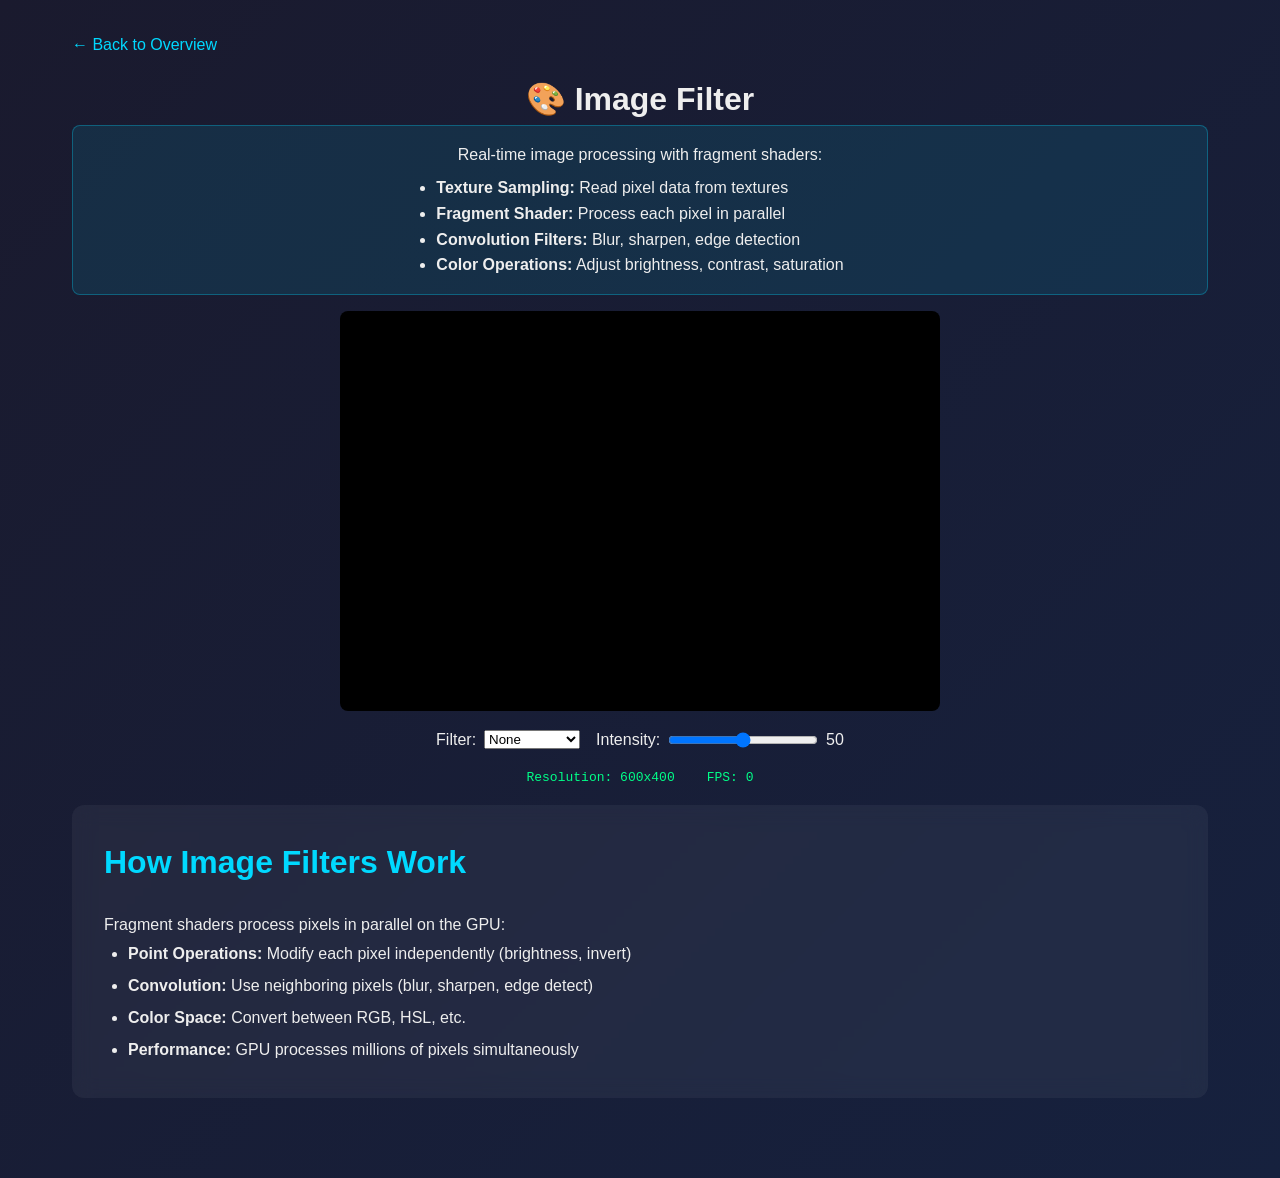
<file: templates/examples/image-filter.html>
<!DOCTYPE html>
<html lang="en">
<head>
    <meta charset="UTF-8">
    <meta name="viewport" content="width=device-width, initial-scale=1.0">
    <title>Image Filter - WebGPU Demo</title>
    <link rel="stylesheet" href="../../static/css/style.css">
</head>
<body>
    <div class="container">
        <a href="../../index.html" class="back-link">← Back to Overview</a>
        
        <div class="demo-container">
            <h1>🎨 Image Filter</h1>
            
            <div class="demo-info">
                <p>Real-time image processing with fragment shaders:</p>
                <ul style="text-align: left; display: inline-block; margin-top: 0.5rem;">
                    <li><strong>Texture Sampling:</strong> Read pixel data from textures</li>
                    <li><strong>Fragment Shader:</strong> Process each pixel in parallel</li>
                    <li><strong>Convolution Filters:</strong> Blur, sharpen, edge detection</li>
                    <li><strong>Color Operations:</strong> Adjust brightness, contrast, saturation</li>
                </ul>
            </div>

            <canvas id="canvas" width="600" height="400"></canvas>
            
            <div class="controls">
                <label>
                    Filter:
                    <select id="filterSelect">
                        <option value="none">None</option>
                        <option value="grayscale">Grayscale</option>
                        <option value="sepia">Sepia</option>
                        <option value="invert">Invert</option>
                        <option value="blur">Blur</option>
                        <option value="sharpen">Sharpen</option>
                        <option value="edge">Edge Detect</option>
                        <option value="pixelate">Pixelate</option>
                    </select>
                </label>
                <label>
                    Intensity: <input type="range" id="intensity" min="0" max="100" value="50">
                    <span id="intensityVal">50</span>
                </label>
            </div>

            <div class="stats">
                <span>Resolution: 600x400</span>
                <span>FPS: <span id="fps">0</span></span>
            </div>
        </div>

        <section>
            <h2>How Image Filters Work</h2>
            <p>Fragment shaders process pixels in parallel on the GPU:</p>
            <ul style="margin-left: 1.5rem; line-height: 2;">
                <li><strong>Point Operations:</strong> Modify each pixel independently (brightness, invert)</li>
                <li><strong>Convolution:</strong> Use neighboring pixels (blur, sharpen, edge detect)</li>
                <li><strong>Color Space:</strong> Convert between RGB, HSL, etc.</li>
                <li><strong>Performance:</strong> GPU processes millions of pixels simultaneously</li>
            </ul>
        </section>
    </div>

    <script type="module">
        const canvas = document.getElementById('canvas');
        const filterSelect = document.getElementById('filterSelect');
        const intensityInput = document.getElementById('intensity');
        const intensityVal = document.getElementById('intensityVal');
        const fpsEl = document.getElementById('fps');

        let currentFilter = 'none';
        let intensity = 0.5;
        let frameCount = 0;
        let lastTime = performance.now();
        let time = 0;

        intensityInput.addEventListener('input', (e) => {
            intensity = parseInt(e.target.value) / 100;
            intensityVal.textContent = e.target.value;
        });

        filterSelect.addEventListener('change', (e) => {
            currentFilter = e.target.value;
        });

        async function init() {
            if (!navigator.gpu) {
                alert('WebGPU not supported');
                return;
            }

            const adapter = await navigator.gpu.requestAdapter();
            const device = await adapter.requestDevice();
            const context = canvas.getContext('webgpu');
            const format = navigator.gpu.getPreferredCanvasFormat();

            context.configure({ device, format });

            // Create a procedural texture (animated gradient)
            const texture = device.createTexture({
                size: [256, 256],
                format: 'rgba8unorm',
                usage: GPUTextureUsage.TEXTURE_BINDING | GPUTextureUsage.COPY_DST | GPUTextureUsage.RENDER_ATTACHMENT
            });

            // Generate initial texture data
            const textureData = new Uint8Array(256 * 256 * 4);
            for (let y = 0; y < 256; y++) {
                for (let x = 0; x < 256; x++) {
                    const idx = (y * 256 + x) * 4;
                    textureData[idx] = x * 2 % 256;
                    textureData[idx + 1] = y * 2 % 256;
                    textureData[idx + 2] = ((x + y) * 2) % 256;
                    textureData[idx + 3] = 255;
                }
            }

            device.queue.writeTexture(
                { texture },
                textureData,
                { bytesPerRow: 256 * 4 },
                { width: 256, height: 256 }
            );

            // Shader with multiple filter options
            const shaderCode = `
                @group(0) @binding(0)
                var mySampler: sampler;
                
                @group(0) @binding(1)
                var myTexture: texture_2d<f32>;
                
                @group(0) @binding(2)
                var<uniform> params: vec3f;
                
                fn grayscale(color: vec4f) -> vec4f {
                    let gray = dot(color.rgb, vec3f(0.299, 0.587, 0.114));
                    return vec4f(mix(color.rgb, vec3f(gray), params.x));
                }
                
                fn sepia(color: vec4f) -> vec4f {
                    let sepiaColor = vec3f(
                        dot(color.rgb, vec3f(0.393, 0.769, 0.189)),
                        dot(color.rgb, vec3f(0.349, 0.686, 0.168)),
                        dot(color.rgb, vec3f(0.272, 0.534, 0.131))
                    );
                    return vec4f(mix(color.rgb, sepiaColor, params.x));
                }
                
                fn invert(color: vec4f) -> vec4f {
                    return vec4f(mix(color.rgb, 1.0 - color.rgb, params.x), color.a);
                }
                
                fn pixelate(color: vec4f, uv: vec2f) -> vec4f {
                    let pixelSize = 0.1 * params.x + 0.01;
                    let pixelatedUV = floor(uv / pixelSize) * pixelSize;
                    return textureSample(myTexture, mySampler, pixelatedUV);
                }
                
                @vertex
                fn vs_main(@builtin(vertex_index) vi: u32) -> @builtin(position) vec4f {
                    var positions = array<vec2f, 6>(
                        vec2f(-1, -1), vec2f(1, -1), vec2f(-1, 1),
                        vec2f(-1, 1), vec2f(1, -1), vec2f(1, 1)
                    );
                    return vec4f(positions[vi], 0, 1);
                }

                @fragment
                fn fs_main(@builtin(vertex_index) vi: u32) -> @location(0) vec4f {
                    var uv = vec2f(f32(vi) / 3.0, 0.5);
                    if (vi < 3) {
                        uv = vec2f(f32(vi) / 2.0, 0.0);
                    } else {
                        uv = vec2f(f32(vi - 3) / 2.0, 1.0);
                    }
                    
                    // Calculate UV from vertex
                    let positions = array<vec2f, 6>(
                        vec2f(-1, -1), vec2f(1, -1), vec2f(-1, 1),
                        vec2f(-1, 1), vec2f(1, -1), vec2f(1, 1)
                    );
                    uv = positions[vi] * 0.5 + 0.5;
                    
                    var color = textureSample(myTexture, mySampler, uv);
                    
                    select params.z {
                        case 1.0: { color = grayscale(color); }
                        case 2.0: { color = sepia(color); }
                        case 3.0: { color = invert(color); }
                        case 4.0: { 
                            // Blur (simplified)
                            let offset = 0.01;
                            color = (
                                textureSample(myTexture, mySampler, uv) +
                                textureSample(myTexture, mySampler, uv + vec2f(offset, 0)) +
                                textureSample(myTexture, mySampler, uv - vec2f(offset, 0)) +
                                textureSample(myTexture, mySampler, uv + vec2f(0, offset)) +
                                textureSample(myTexture, mySampler, uv - vec2f(0, offset))
                            ) / 5.0;
                        }
                        case 5.0: {
                            // Sharpen
                            let offset = 0.005;
                            let center = textureSample(myTexture, mySampler, uv);
                            color = center * 2.0 - (
                                textureSample(myTexture, mySampler, uv + vec2f(offset, 0)) +
                                textureSample(myTexture, mySampler, uv - vec2f(offset, 0)) +
                                textureSample(myTexture, mySampler, uv + vec2f(0, offset)) +
                                textureSample(myTexture, mySampler, uv - vec2f(0, offset))
                            ) / 4.0;
                        }
                        case 6.0: {
                            // Edge detect
                            let offset = 0.01;
                            color = abs(
                                textureSample(myTexture, mySampler, uv + vec2f(offset, 0)) -
                                textureSample(myTexture, mySampler, uv - vec2f(offset, 0))
                            ) + abs(
                                textureSample(myTexture, mySampler, uv + vec2f(0, offset)) -
                                textureSample(myTexture, mySampler, uv - vec2f(0, offset))
                            );
                            color.a = 1.0;
                        }
                        case 7.0: { color = pixelate(color, uv); }
                        default: {}
                    }
                    
                    return color;
                }
            `;

            const shader = device.createShaderModule({ code: shaderCode });

            const sampler = device.createSampler({
                magFilter: 'linear',
                minFilter: 'linear',
                addressModeU: 'clamp-to-edge',
                addressModeV: 'clamp-to-edge'
            });

            const pipeline = device.createRenderPipeline({
                layout: 'auto',
                vertex: { module: shader, entryPoint: 'vs_main' },
                fragment: { module: shader, entryPoint: 'fs_main', targets: [{ format }] },
                primitive: { topology: 'triangle-list' }
            });

            function getFilterId(filter) {
                const filters = { none: 0, grayscale: 1, sepia: 2, invert: 3, blur: 4, sharpen: 5, edge: 6, pixelate: 7 };
                return filters[filter] || 0;
            }

            function animate() {
                time += 0.01;

                // Update texture with animation
                const textureData = new Uint8Array(256 * 256 * 4);
                for (let y = 0; y < 256; y++) {
                    for (let x = 0; x < 256; x++) {
                        const idx = (y * 256 + x) * 4;
                        const nx = x / 256 * Math.PI * 4;
                        const ny = y / 256 * Math.PI * 4;
                        textureData[idx] = Math.floor(128 + 127 * Math.sin(nx + time));
                        textureData[idx + 1] = Math.floor(128 + 127 * Math.sin(ny + time * 1.3));
                        textureData[idx + 2] = Math.floor(128 + 127 * Math.sin((nx + ny) / 2 + time * 0.7));
                        textureData[idx + 3] = 255;
                    }
                }

                device.queue.writeTexture(
                    { texture },
                    textureData,
                    { bytesPerRow: 256 * 4 },
                    { width: 256, height: 256 }
                );

                const paramsBuffer = device.createBuffer({
                    size: 12,
                    usage: GPUBufferUsage.UNIFORM | GPUBufferUsage.COPY_DST,
                    mappedAtCreation: true
                });
                new Float32Array(paramsBuffer.getMappedRange()).set([intensity, time, getFilterId(currentFilter)]);
                paramsBuffer.unmap();

                const bindGroup = device.createBindGroup({
                    layout: pipeline.getBindGroupLayout(0),
                    entries: [
                        { binding: 0, resource: sampler },
                        { binding: 1, resource: texture.createView() },
                        { binding: 2, resource: { buffer: paramsBuffer } }
                    ]
                });

                const commandEncoder = device.createCommandEncoder();
                const textureView = context.getCurrentTexture().createView();
                const renderPass = commandEncoder.beginRenderPass({
                    colorAttachments: [{
                        view: textureView,
                        clearValue: { r: 0.1, g: 0.1, b: 0.2, a: 1 },
                        loadOp: 'clear',
                        storeOp: 'store'
                    }]
                });
                renderPass.setPipeline(pipeline);
                renderPass.setBindGroup(0, bindGroup);
                renderPass.draw(6);
                renderPass.end();
                device.queue.submit([commandEncoder.finish()]);

                // FPS
                frameCount++;
                const now = performance.now();
                if (now - lastTime >= 1000) {
                    fpsEl.textContent = frameCount;
                    frameCount = 0;
                    lastTime = now;
                }

                requestAnimationFrame(animate);
            }

            animate();
        }

        init();
    </script>
</body>
</html>
</file>
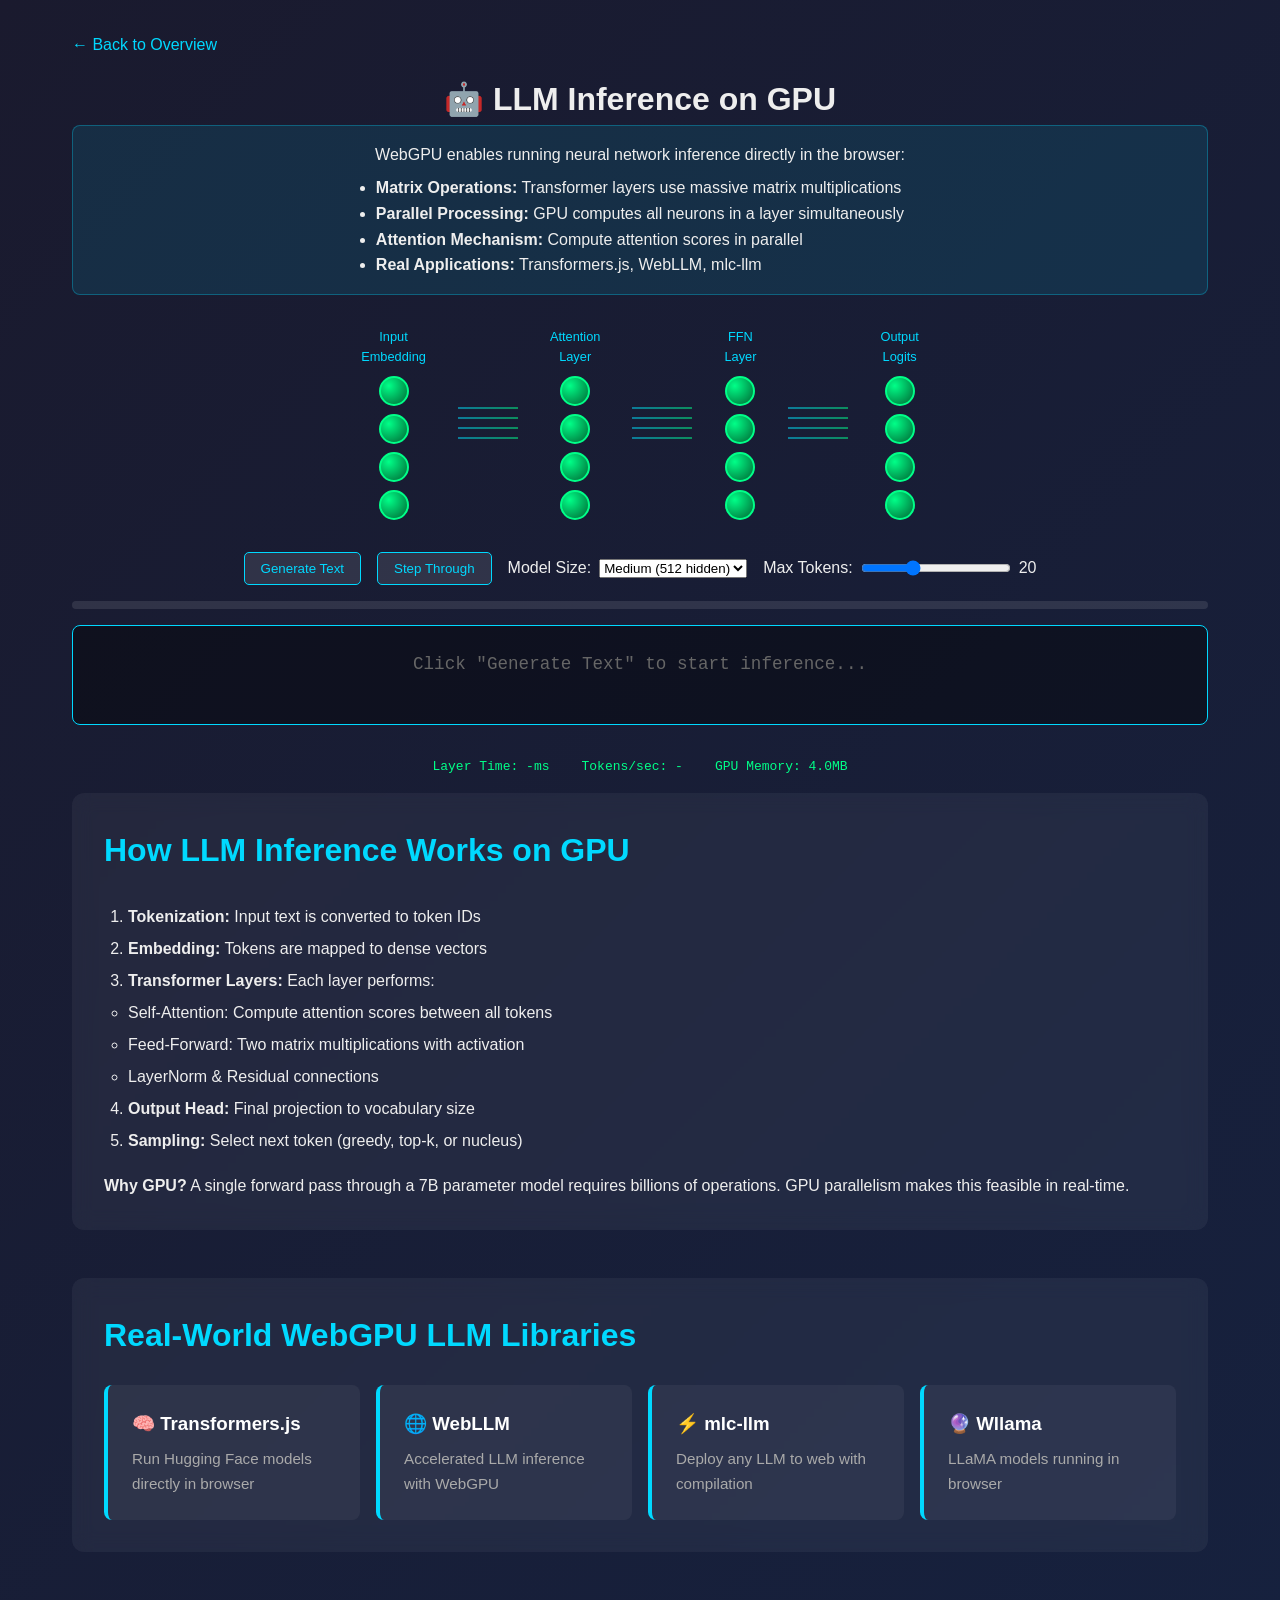
<file: templates/examples/llm-inference.html>
<!DOCTYPE html>
<html lang="en">
<head>
    <meta charset="UTF-8">
    <meta name="viewport" content="width=device-width, initial-scale=1.0">
    <title>LLM Inference - WebGPU Demo</title>
    <link rel="stylesheet" href="../../static/css/style.css">
    <style>
        .network-viz {
            display: flex;
            justify-content: center;
            align-items: center;
            gap: 2rem;
            margin: 2rem 0;
            flex-wrap: wrap;
        }
        .layer {
            display: flex;
            flex-direction: column;
            gap: 0.5rem;
            align-items: center;
        }
        .layer-label {
            font-size: 0.8rem;
            color: #00d9ff;
            text-align: center;
        }
        .neuron {
            width: 30px;
            height: 30px;
            border-radius: 50%;
            background: radial-gradient(circle at 30% 30%, #00ff88, #006633);
            border: 2px solid #00ff88;
            transition: all 0.3s;
        }
        .neuron.active {
            background: radial-gradient(circle at 30% 30%, #ffff00, #ff8800);
            border-color: #ffff00;
            box-shadow: 0 0 15px #ffff00;
        }
        .layer-connections {
            display: flex;
            flex-direction: column;
            gap: 0.5rem;
            width: 60px;
            justify-content: center;
        }
        .connection {
            height: 2px;
            background: linear-gradient(90deg, #00d9ff, #00ff88);
            opacity: 0.5;
        }
        .output-display {
            background: rgba(0, 0, 0, 0.4);
            padding: 1.5rem;
            border-radius: 8px;
            font-family: monospace;
            font-size: 1.1rem;
            min-height: 100px;
            margin: 1rem 0;
            border: 1px solid #00d9ff;
        }
        .output-display .token {
            display: inline-block;
            padding: 0.25rem 0.5rem;
            margin: 0.25rem;
            background: rgba(0, 217, 255, 0.2);
            border-radius: 4px;
            animation: fadeIn 0.3s ease;
        }
        @keyframes fadeIn {
            from { opacity: 0; transform: translateY(5px); }
            to { opacity: 1; transform: translateY(0); }
        }
        .progress-bar {
            width: 100%;
            height: 8px;
            background: rgba(255, 255, 255, 0.1);
            border-radius: 4px;
            overflow: hidden;
            margin: 1rem 0;
        }
        .progress-fill {
            height: 100%;
            background: linear-gradient(90deg, #00d9ff, #00ff88);
            width: 0%;
            transition: width 0.3s;
        }
        .token-probs {
            display: flex;
            gap: 0.5rem;
            margin-top: 1rem;
            flex-wrap: wrap;
        }
        .token-prob {
            padding: 0.5rem 1rem;
            background: rgba(255, 255, 255, 0.05);
            border-radius: 4px;
            font-size: 0.85rem;
        }
        .token-prob span {
            color: #00ff88;
        }
    </style>
</head>
<body>
    <div class="container">
        <a href="../../index.html" class="back-link">← Back to Overview</a>
        
        <div class="demo-container">
            <h1>🤖 LLM Inference on GPU</h1>
            
            <div class="demo-info">
                <p>WebGPU enables running neural network inference directly in the browser:</p>
                <ul style="text-align: left; display: inline-block; margin-top: 0.5rem;">
                    <li><strong>Matrix Operations:</strong> Transformer layers use massive matrix multiplications</li>
                    <li><strong>Parallel Processing:</strong> GPU computes all neurons in a layer simultaneously</li>
                    <li><strong>Attention Mechanism:</strong> Compute attention scores in parallel</li>
                    <li><strong>Real Applications:</strong> Transformers.js, WebLLM, mlc-llm</li>
                </ul>
            </div>

            <div class="network-viz">
                <div class="layer" id="inputLayer">
                    <div class="layer-label">Input<br>Embedding</div>
                    <div class="neuron"></div>
                    <div class="neuron"></div>
                    <div class="neuron"></div>
                    <div class="neuron"></div>
                </div>
                
                <div class="layer-connections">
                    <div class="connection"></div>
                    <div class="connection"></div>
                    <div class="connection"></div>
                    <div class="connection"></div>
                </div>
                
                <div class="layer" id="hiddenLayer1">
                    <div class="layer-label">Attention<br>Layer</div>
                    <div class="neuron"></div>
                    <div class="neuron"></div>
                    <div class="neuron"></div>
                    <div class="neuron"></div>
                </div>
                
                <div class="layer-connections">
                    <div class="connection"></div>
                    <div class="connection"></div>
                    <div class="connection"></div>
                    <div class="connection"></div>
                </div>
                
                <div class="layer" id="hiddenLayer2">
                    <div class="layer-label">FFN<br>Layer</div>
                    <div class="neuron"></div>
                    <div class="neuron"></div>
                    <div class="neuron"></div>
                    <div class="neuron"></div>
                </div>
                
                <div class="layer-connections">
                    <div class="connection"></div>
                    <div class="connection"></div>
                    <div class="connection"></div>
                    <div class="connection"></div>
                </div>
                
                <div class="layer" id="outputLayer">
                    <div class="layer-label">Output<br>Logits</div>
                    <div class="neuron"></div>
                    <div class="neuron"></div>
                    <div class="neuron"></div>
                    <div class="neuron"></div>
                </div>
            </div>

            <div class="controls">
                <button id="generateBtn">Generate Text</button>
                <button id="stepBtn">Step Through</button>
                <label>
                    Model Size:
                    <select id="modelSize">
                        <option value="small">Small (128 hidden)</option>
                        <option value="medium" selected>Medium (512 hidden)</option>
                        <option value="large">Large (2048 hidden)</option>
                    </select>
                </label>
                <label>
                    Max Tokens: <input type="range" id="maxTokens" min="5" max="50" value="20">
                    <span id="maxTokensVal">20</span>
                </label>
            </div>

            <div class="progress-bar">
                <div class="progress-fill" id="progressFill"></div>
            </div>

            <div class="output-display" id="outputDisplay">
                <span style="color: #666;">Click "Generate Text" to start inference...</span>
            </div>

            <div class="token-probs" id="tokenProbs"></div>

            <div class="stats">
                <span>Layer Time: <span id="layerTime">-</span>ms</span>
                <span>Tokens/sec: <span id="tokensPerSec">-</span></span>
                <span>GPU Memory: <span id="gpuMemory">-</span>MB</span>
            </div>
        </div>

        <section>
            <h2>How LLM Inference Works on GPU</h2>
            <ol style="margin-left: 1.5rem; line-height: 2;">
                <li><strong>Tokenization:</strong> Input text is converted to token IDs</li>
                <li><strong>Embedding:</strong> Tokens are mapped to dense vectors</li>
                <li><strong>Transformer Layers:</strong> Each layer performs:
                    <ul>
                        <li>Self-Attention: Compute attention scores between all tokens</li>
                        <li>Feed-Forward: Two matrix multiplications with activation</li>
                        <li>LayerNorm & Residual connections</li>
                    </ul>
                </li>
                <li><strong>Output Head:</strong> Final projection to vocabulary size</li>
                <li><strong>Sampling:</strong> Select next token (greedy, top-k, or nucleus)</li>
            </ol>
            <p style="margin-top: 1rem;"><strong>Why GPU?</strong> A single forward pass through a 7B parameter model requires billions of operations. GPU parallelism makes this feasible in real-time.</p>
        </section>

        <section>
            <h2>Real-World WebGPU LLM Libraries</h2>
            <div class="use-case-list">
                <div class="use-case">
                    <h3>🧠 Transformers.js</h3>
                    <p>Run Hugging Face models directly in browser</p>
                </div>
                <div class="use-case">
                    <h3>🌐 WebLLM</h3>
                    <p>Accelerated LLM inference with WebGPU</p>
                </div>
                <div class="use-case">
                    <h3>⚡ mlc-llm</h3>
                    <p>Deploy any LLM to web with compilation</p>
                </div>
                <div class="use-case">
                    <h3>🔮 Wllama</h3>
                    <p>LLaMA models running in browser</p>
                </div>
            </div>
        </section>
    </div>

    <script type="module">
        const generateBtn = document.getElementById('generateBtn');
        const stepBtn = document.getElementById('stepBtn');
        const modelSizeSelect = document.getElementById('modelSize');
        const maxTokensInput = document.getElementById('maxTokens');
        const maxTokensVal = document.getElementById('maxTokensVal');
        const outputDisplay = document.getElementById('outputDisplay');
        const tokenProbs = document.getElementById('tokenProbs');
        const progressFill = document.getElementById('progressFill');
        const layerTimeEl = document.getElementById('layerTime');
        const tokensPerSecEl = document.getElementById('tokensPerSec');
        const gpuMemoryEl = document.getElementById('gpuMemory');

        let modelSize = 512;
        let maxTokens = 20;
        let isGenerating = false;
        let currentToken = 0;
        let startTime = 0;

        // Simple vocabulary for demo
        const vocabulary = [
            'the', 'a', 'an', 'is', 'are', 'was', 'were', 'be', 'been', 'being',
            'have', 'has', 'had', 'do', 'does', 'did', 'will', 'would', 'could', 'should',
            'may', 'might', 'must', 'shall', 'can', 'need', 'dare', 'ought', 'used',
            'to', 'of', 'in', 'for', 'on', 'with', 'at', 'by', 'from', 'as',
            'into', 'through', 'during', 'before', 'after', 'above', 'below', 'between',
            'I', 'you', 'he', 'she', 'it', 'we', 'they', 'what', 'which', 'who',
            'whom', 'this', 'that', 'these', 'those', 'am', 'and', 'but', 'if', 'or',
            'because', 'until', 'while', 'although', 'though', 'once', 'since',
            'neural', 'network', 'machine', 'learning', 'deep', 'artificial', 'intelligence',
            'model', 'data', 'training', 'inference', 'GPU', 'compute', 'parallel',
            'layer', 'attention', 'transformer', 'embedding', 'token', 'vector',
            'gradient', 'optimization', 'backpropagation', 'activation', 'output'
        ];

        maxTokensInput.addEventListener('input', (e) => {
            maxTokens = parseInt(e.target.value);
            maxTokensVal.textContent = maxTokens;
        });

        modelSizeSelect.addEventListener('change', (e) => {
            const sizes = { small: 128, medium: 512, large: 2048 };
            modelSize = sizes[e.target.value];
            updateMemoryEstimate();
        });

        function updateMemoryEstimate() {
            // Rough estimate: 4 bytes per float * model parameters
            const params = modelSize * modelSize * 4; // 4 layers approximation
            const mb = (params * 4 / 1024 / 1024).toFixed(1);
            gpuMemoryEl.textContent = mb;
        }

        function animateLayer(layerId, delay = 0) {
            return new Promise(resolve => {
                setTimeout(() => {
                    const layer = document.getElementById(layerId);
                    const neurons = layer.querySelectorAll('.neuron');
                    neurons.forEach((neuron, i) => {
                        setTimeout(() => {
                            neuron.classList.add('active');
                            setTimeout(() => neuron.classList.remove('active'), 200);
                        }, i * 50);
                    });
                    setTimeout(resolve, 300);
                }, delay);
            });
        }

        async function runInferenceStep() {
            if (currentToken >= maxTokens) {
                isGenerating = false;
                generateBtn.disabled = false;
                stepBtn.disabled = false;
                return;
            }

            const layerStart = performance.now();

            // Animate forward pass through layers
            await animateLayer('inputLayer', 0);
            await animateLayer('hiddenLayer1', 100);
            await animateLayer('hiddenLayer2', 200);
            await animateLayer('outputLayer', 300);

            const layerTime = performance.now() - layerStart;
            layerTimeEl.textContent = layerTime.toFixed(2);

            // Simulate token selection (in real implementation, this would be GPU compute)
            const nextToken = vocabulary[Math.floor(Math.random() * vocabulary.length)];
            const probability = (Math.random() * 0.8 + 0.2).toFixed(3);

            // Update output
            if (currentToken === 0) {
                outputDisplay.innerHTML = '';
            }
            const tokenSpan = document.createElement('span');
            tokenSpan.className = 'token';
            tokenSpan.textContent = nextToken + ' ';
            outputDisplay.appendChild(tokenSpan);

            // Update token probabilities
            const probs = [];
            for (let i = 0; i < 4; i++) {
                const t = vocabulary[Math.floor(Math.random() * vocabulary.length)];
                const p = (Math.random() * 0.3).toFixed(3);
                probs.push({ token: t, prob: p });
            }
            probs.sort((a, b) => b.prob - a.prob);
            
            tokenProbs.innerHTML = probs.map(p => 
                `<div class="token-prob">${p.token}: <span>${p.prob}</span></div>`
            ).join('');

            currentToken++;
            progressFill.style.width = `${(currentToken / maxTokens) * 100}%`;

            const elapsed = (performance.now() - startTime) / 1000;
            tokensPerSecEl.textContent = (currentToken / elapsed).toFixed(2);

            if (currentToken < maxTokens && isGenerating) {
                setTimeout(runInferenceStep, 100);
            } else if (currentToken >= maxTokens) {
                isGenerating = false;
                generateBtn.disabled = false;
                stepBtn.disabled = false;
            }
        }

        async function startInference() {
            if (isGenerating) return;
            
            isGenerating = true;
            currentToken = 0;
            startTime = performance.now();
            outputDisplay.innerHTML = '<span style="color: #666;">Generating...</span>';
            tokenProbs.innerHTML = '';
            progressFill.style.width = '0%';
            generateBtn.disabled = true;
            stepBtn.disabled = true;

            updateMemoryEstimate();
            runInferenceStep();
        }

        generateBtn.addEventListener('click', startInference);
        stepBtn.addEventListener('click', () => {
            if (!isGenerating && currentToken >= maxTokens) {
                currentToken = 0;
                outputDisplay.innerHTML = '';
            }
            isGenerating = true;
            generateBtn.disabled = true;
            runInferenceStep();
        });

        updateMemoryEstimate();
    </script>
</body>
</html>
</file>
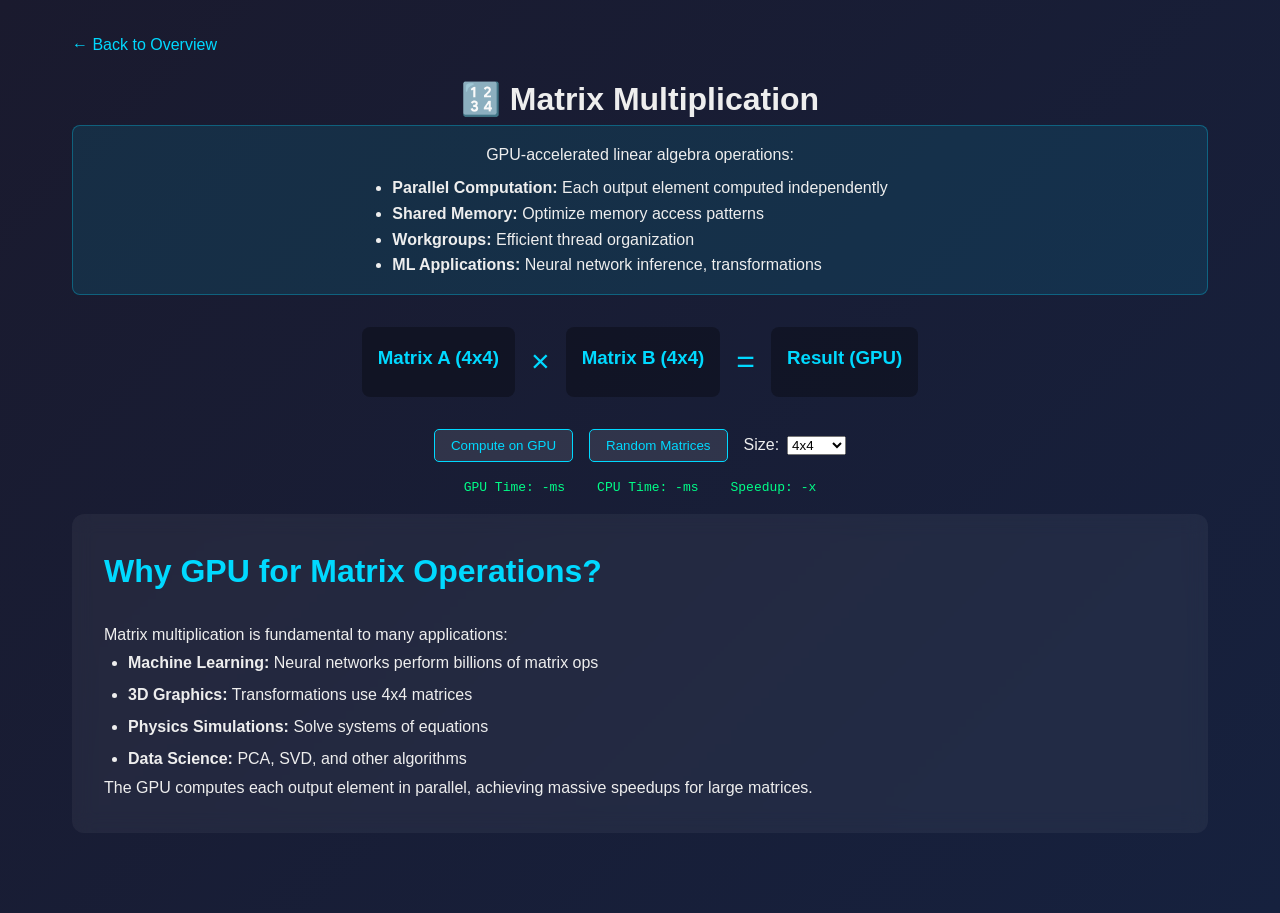
<file: templates/examples/matrix-math.html>
<!DOCTYPE html>
<html lang="en">
<head>
    <meta charset="UTF-8">
    <meta name="viewport" content="width=device-width, initial-scale=1.0">
    <title>Matrix Multiplication - WebGPU Demo</title>
    <link rel="stylesheet" href="../../static/css/style.css">
</head>
<body>
    <div class="container">
        <a href="../../index.html" class="back-link">← Back to Overview</a>
        
        <div class="demo-container">
            <h1>🔢 Matrix Multiplication</h1>
            
            <div class="demo-info">
                <p>GPU-accelerated linear algebra operations:</p>
                <ul style="text-align: left; display: inline-block; margin-top: 0.5rem;">
                    <li><strong>Parallel Computation:</strong> Each output element computed independently</li>
                    <li><strong>Shared Memory:</strong> Optimize memory access patterns</li>
                    <li><strong>Workgroups:</strong> Efficient thread organization</li>
                    <li><strong>ML Applications:</strong> Neural network inference, transformations</li>
                </ul>
            </div>

            <div class="matrix-display">
                <div class="matrix-container">
                    <h3>Matrix A (<span id="sizeA">4x4</span>)</h3>
                    <pre id="matrixA"></pre>
                </div>
                <div class="matrix-op">×</div>
                <div class="matrix-container">
                    <h3>Matrix B (<span id="sizeB">4x4</span>)</h3>
                    <pre id="matrixB"></pre>
                </div>
                <div class="matrix-op">=</div>
                <div class="matrix-container">
                    <h3>Result (GPU)</h3>
                    <pre id="matrixResult"></pre>
                </div>
            </div>
            
            <div class="controls">
                <button id="computeBtn">Compute on GPU</button>
                <button id="randomBtn">Random Matrices</button>
                <label>
                    Size: 
                    <select id="matrixSize">
                        <option value="4">4x4</option>
                        <option value="8">8x8</option>
                        <option value="16">16x16</option>
                        <option value="32">32x32</option>
                        <option value="64">64x64</option>
                    </select>
                </label>
            </div>

            <div class="stats">
                <span>GPU Time: <span id="gpuTime">-</span>ms</span>
                <span>CPU Time: <span id="cpuTime">-</span>ms</span>
                <span>Speedup: <span id="speedup">-</span>x</span>
            </div>
        </div>

        <section>
            <h2>Why GPU for Matrix Operations?</h2>
            <p>Matrix multiplication is fundamental to many applications:</p>
            <ul style="margin-left: 1.5rem; line-height: 2;">
                <li><strong>Machine Learning:</strong> Neural networks perform billions of matrix ops</li>
                <li><strong>3D Graphics:</strong> Transformations use 4x4 matrices</li>
                <li><strong>Physics Simulations:</strong> Solve systems of equations</li>
                <li><strong>Data Science:</strong> PCA, SVD, and other algorithms</li>
            </ul>
            <p>The GPU computes each output element in parallel, achieving massive speedups for large matrices.</p>
        </section>
    </div>

    <style>
        .matrix-display {
            display: flex;
            justify-content: center;
            align-items: center;
            gap: 1rem;
            margin: 2rem 0;
            flex-wrap: wrap;
        }
        .matrix-container {
            background: rgba(0, 0, 0, 0.3);
            padding: 1rem;
            border-radius: 8px;
            text-align: center;
        }
        .matrix-container h3 {
            margin-bottom: 0.5rem;
            color: #00d9ff;
        }
        .matrix-container pre {
            font-family: monospace;
            font-size: 0.85rem;
            color: #00ff88;
        }
        .matrix-op {
            font-size: 2rem;
            color: #00d9ff;
        }
    </style>

    <script type="module">
        const matrixAEl = document.getElementById('matrixA');
        const matrixBEl = document.getElementById('matrixB');
        const matrixResultEl = document.getElementById('matrixResult');
        const sizeAEl = document.getElementById('sizeA');
        const sizeBEl = document.getElementById('sizeB');
        const gpuTimeEl = document.getElementById('gpuTime');
        const cpuTimeEl = document.getElementById('cpuTime');
        const speedupEl = document.getElementById('speedup');
        const matrixSizeSelect = document.getElementById('matrixSize');

        let size = 4;
        let matrixA, matrixB;

        function createMatrix(n) {
            const matrix = [];
            for (let i = 0; i < n; i++) {
                matrix[i] = [];
                for (let j = 0; j < n; j++) {
                    matrix[i][j] = Math.round((Math.random() * 10 - 5) * 10) / 10;
                }
            }
            return matrix;
        }

        function formatMatrix(matrix) {
            return matrix.map(row => 
                '[' + row.map(v => v.toFixed(1).padStart(5)).join(', ') + ']'
            ).join('\n');
        }

        function cpuMatrixMultiply(a, b) {
            const n = a.length;
            const result = [];
            for (let i = 0; i < n; i++) {
                result[i] = [];
                for (let j = 0; j < n; j++) {
                    let sum = 0;
                    for (let k = 0; k < n; k++) {
                        sum += a[i][k] * b[k][j];
                    }
                    result[i][j] = sum;
                }
            }
            return result;
        }

        function flattenMatrix(matrix) {
            return matrix.flat();
        }

        function unflattenMatrix(array, n) {
            const matrix = [];
            for (let i = 0; i < n; i++) {
                matrix[i] = array.slice(i * n, (i + 1) * n);
            }
            return matrix;
        }

        matrixSizeSelect.addEventListener('change', (e) => {
            size = parseInt(e.target.value);
            sizeAEl.textContent = `${size}x${size}`;
            sizeBEl.textContent = `${size}x${size}`;
            generateMatrices();
        });

        document.getElementById('randomBtn').addEventListener('click', generateMatrices);

        function generateMatrices() {
            matrixA = createMatrix(size);
            matrixB = createMatrix(size);
            matrixAEl.textContent = formatMatrix(matrixA);
            matrixBEl.textContent = formatMatrix(matrixB);
            matrixResultEl.textContent = '?';
        }

        async function init() {
            if (!navigator.gpu) {
                alert('WebGPU not supported');
                return;
            }

            const adapter = await navigator.gpu.requestAdapter();
            const device = await adapter.requestDevice();

            // Compute shader for matrix multiplication
            const shaderCode = `
                @group(0) @binding(0)
                var<storage, read> matrixA: array<f32>;
                
                @group(0) @binding(1)
                var<storage, read> matrixB: array<f32>;
                
                @group(0) @binding(2)
                var<storage, read_write> result: array<f32>;
                
                @group(0) @binding(3)
                var<uniform> params: vec3u;
                
                @compute @workgroup_size(8, 8)
                fn main(
                    @builtin(global_invocation_id) global_id: vec3u,
                    @builtin(local_invocation_id) local_id: vec3u
                ) {
                    let row = global_id.y;
                    let col = global_id.x;
                    let n = params.x;
                    
                    if (row < n && col < n) {
                        var sum = 0.0;
                        for (var k: u32 = 0; k < n; k = k + 1) {
                            let a_val = matrixA[row * n + k];
                            let b_val = matrixB[k * n + col];
                            sum = sum + a_val * b_val;
                        }
                        result[row * n + col] = sum;
                    }
                }
            `;

            const shader = device.createShaderModule({ code: shaderCode });

            const pipeline = device.createComputePipeline({
                layout: 'auto',
                compute: { module: shader, entryPoint: 'main' }
            });

            document.getElementById('computeBtn').addEventListener('click', async () => {
                const flatA = new Float32Array(flattenMatrix(matrixA));
                const flatB = new Float32Array(flattenMatrix(matrixB));

                // GPU computation
                const gpuStart = performance.now();

                const bufferA = device.createBuffer({
                    size: flatA.byteLength,
                    usage: GPUBufferUsage.STORAGE | GPUBufferUsage.COPY_DST,
                    mappedAtCreation: true
                });
                new Float32Array(bufferA.getMappedRange()).set(flatA);
                bufferA.unmap();

                const bufferB = device.createBuffer({
                    size: flatB.byteLength,
                    usage: GPUBufferUsage.STORAGE | GPUBufferUsage.COPY_DST,
                    mappedAtCreation: true
                });
                new Float32Array(bufferB.getMappedRange()).set(flatB);
                bufferB.unmap();

                const resultBuffer = device.createBuffer({
                    size: flatA.byteLength,
                    usage: GPUBufferUsage.STORAGE | GPUBufferUsage.COPY_SRC
                });

                const readBuffer = device.createBuffer({
                    size: flatA.byteLength,
                    usage: GPUBufferUsage.MAP_READ | GPUBufferUsage.COPY_DST
                });

                const paramsBuffer = device.createBuffer({
                    size: 12,
                    usage: GPUBufferUsage.UNIFORM | GPUBufferUsage.COPY_DST,
                    mappedAtCreation: true
                });
                new Uint32Array(paramsBuffer.getMappedRange()).set([size, size, 0]);
                paramsBuffer.unmap();

                const bindGroup = device.createBindGroup({
                    layout: pipeline.getBindGroupLayout(0),
                    entries: [
                        { binding: 0, resource: { buffer: bufferA } },
                        { binding: 1, resource: { buffer: bufferB } },
                        { binding: 2, resource: { buffer: resultBuffer } },
                        { binding: 3, resource: { buffer: paramsBuffer } }
                    ]
                });

                const commandEncoder = device.createCommandEncoder();
                const passEncoder = commandEncoder.beginComputePass();
                passEncoder.setPipeline(pipeline);
                passEncoder.setBindGroup(0, bindGroup);
                passEncoder.dispatchWorkgroups(Math.ceil(size / 8), Math.ceil(size / 8));
                passEncoder.end();

                commandEncoder.copyBufferToBuffer(resultBuffer, 0, readBuffer, 0, flatA.byteLength);
                device.queue.submit([commandEncoder.finish()]);

                await readBuffer.mapAsync(GPUMapMode.READ);
                const gpuResult = new Float32Array(readBuffer.getMappedRange().slice());
                readBuffer.unmap();

                const gpuTime = performance.now() - gpuStart;

                // CPU computation
                const cpuStart = performance.now();
                const cpuResult = cpuMatrixMultiply(matrixA, matrixB);
                const cpuTime = performance.now() - cpuStart;

                // Display results
                const gpuMatrix = unflattenMatrix(Array.from(gpuResult), size);
                matrixResultEl.textContent = formatMatrix(gpuMatrix);
                gpuTimeEl.textContent = gpuTime.toFixed(3);
                cpuTimeEl.textContent = cpuTime.toFixed(3);
                
                const speedup = cpuTime / gpuTime;
                speedupEl.textContent = speedup.toFixed(2);
                speedupEl.style.color = speedup > 1 ? '#00ff88' : '#ffaa00';
            });

            generateMatrices();
        }

        init();
    </script>
</body>
</html>
</file>
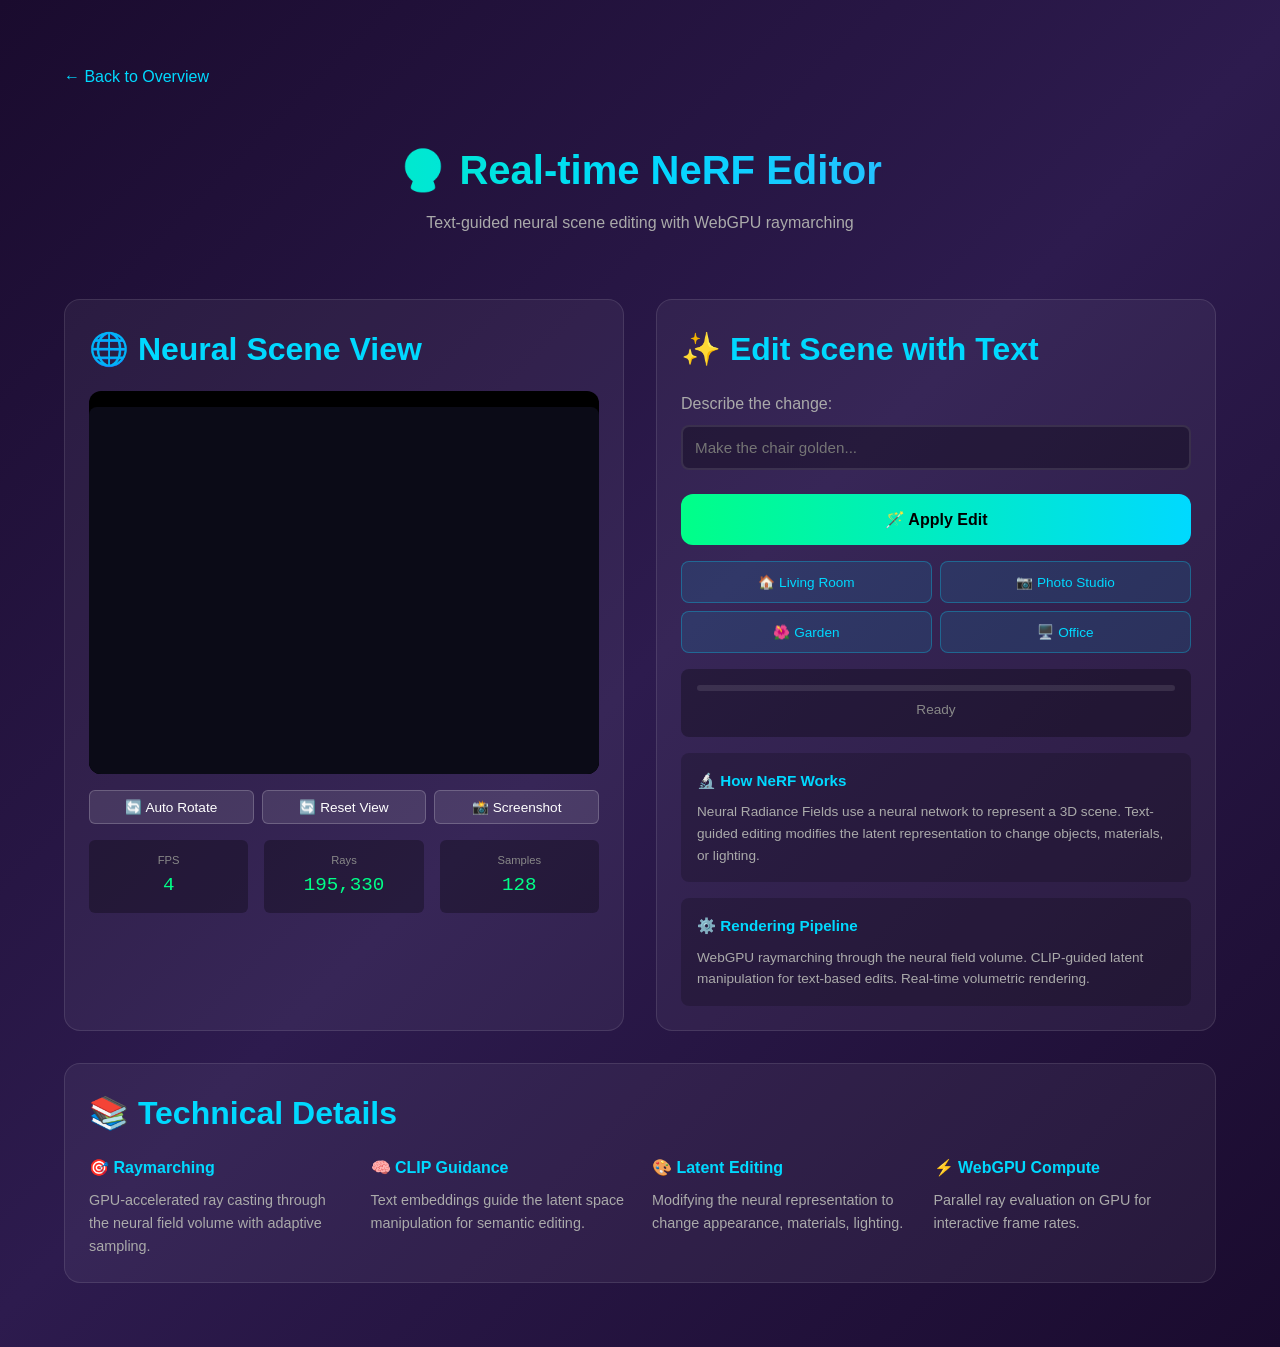
<file: templates/examples/nerf-editor.html>
<!DOCTYPE html>
<html lang="en">
<head>
    <meta charset="UTF-8">
    <meta name="viewport" content="width=device-width, initial-scale=1.0">
    <title>NeRF Editor - AI Scene Editing</title>
    <link rel="stylesheet" href="../../static/css/style.css">
    <style>
        * { margin: 0; padding: 0; box-sizing: border-box; }
        body {
            font-family: -apple-system, BlinkMacSystemFont, 'Segoe UI', sans-serif;
            background: linear-gradient(135deg, #1a0b2e, #2d1b4e, #1a0b2e);
            color: #eee;
            min-height: 100vh;
            padding: 2rem;
        }
        .container { max-width: 1400px; margin: 0 auto; }
        .back-link { color: #00d9ff; text-decoration: none; display: inline-block; margin-bottom: 1rem; }
        header { text-align: center; margin-bottom: 2rem; }
        header h1 {
            font-size: 2.5rem;
            background: linear-gradient(90deg, #00ff88, #00d9ff, #54a0ff);
            -webkit-background-clip: text;
            -webkit-text-fill-color: transparent;
        }
        header p { color: #aaa; margin-top: 0.5rem; }
        
        .main-grid {
            display: grid;
            grid-template-columns: 1fr 1fr;
            gap: 2rem;
            margin-bottom: 2rem;
        }
        @media (max-width: 900px) { .main-grid { grid-template-columns: 1fr; } }
        
        .panel {
            background: rgba(255,255,255,0.05);
            border-radius: 16px;
            padding: 1.5rem;
            border: 1px solid rgba(255,255,255,0.1);
        }
        .panel h2 { color: #00d9ff; margin-bottom: 1rem; }
        
        .viewer-container {
            width: 100%;
            aspect-ratio: 4/3;
            background: #000;
            border-radius: 12px;
            overflow: hidden;
            position: relative;
        }
        #nerfCanvas { width: 100%; height: 100%; }
        
        .prompt-section { margin-bottom: 1rem; }
        .prompt-input {
            width: 100%;
            padding: 0.75rem;
            background: rgba(0,0,0,0.3);
            border: 2px solid rgba(255,255,255,0.1);
            border-radius: 8px;
            color: #fff;
            font-size: 0.95rem;
        }
        .prompt-input:focus { outline: none; border-color: #00ff88; }
        
        .edit-btn {
            width: 100%;
            padding: 1rem;
            background: linear-gradient(90deg, #00ff88, #00d9ff);
            border: none;
            border-radius: 12px;
            color: #000;
            font-size: 1rem;
            font-weight: bold;
            cursor: pointer;
            margin-top: 0.5rem;
        }
        .edit-btn:hover:not(:disabled) { transform: scale(1.02); }
        
        .scene-presets {
            display: grid;
            grid-template-columns: repeat(2, 1fr);
            gap: 0.5rem;
            margin: 1rem 0;
        }
        .preset-btn {
            padding: 0.75rem;
            background: rgba(0, 217, 255, 0.1);
            border: 1px solid rgba(0, 217, 255, 0.3);
            border-radius: 8px;
            color: #00d9ff;
            cursor: pointer;
            font-size: 0.85rem;
        }
        .preset-btn:hover { background: rgba(0, 217, 255, 0.2); }
        
        .progress-section {
            background: rgba(0,0,0,0.3);
            border-radius: 8px;
            padding: 1rem;
            margin-top: 1rem;
        }
        .progress-bar {
            width: 100%;
            height: 6px;
            background: rgba(255,255,255,0.1);
            border-radius: 3px;
        }
        .progress-fill {
            height: 100%;
            background: linear-gradient(90deg, #00ff88, #00d9ff);
            width: 0%;
            transition: width 0.3s;
        }
        
        .view-controls {
            display: flex;
            gap: 0.5rem;
            margin-top: 1rem;
        }
        .view-btn {
            flex: 1;
            padding: 0.5rem;
            background: rgba(255,255,255,0.1);
            border: 1px solid rgba(255,255,255,0.2);
            border-radius: 6px;
            color: #fff;
            cursor: pointer;
            font-size: 0.85rem;
        }
        .view-btn:hover { background: rgba(255,255,255,0.2); }
        
        .loading-overlay {
            position: fixed;
            top: 0; left: 0; right: 0; bottom: 0;
            background: rgba(0,0,0,0.9);
            display: flex;
            flex-direction: column;
            align-items: center;
            justify-content: center;
            z-index: 1000;
        }
        .loading-overlay.hidden { display: none; }
        .loading-spinner {
            width: 60px; height: 60px;
            border: 4px solid rgba(0, 255, 136, 0.2);
            border-top-color: #00ff88;
            border-radius: 50%;
            animation: spin 1s linear infinite;
        }
        @keyframes spin { to { transform: rotate(360deg); } }
        .loading-text { margin-top: 1.5rem; color: #00ff88; font-size: 1.1rem; }
        
        .info-box {
            background: rgba(0,0,0,0.2);
            border-radius: 8px;
            padding: 1rem;
            margin-top: 1rem;
        }
        .info-box h4 { color: #00d9ff; margin-bottom: 0.5rem; font-size: 0.95rem; }
        .info-box p { color: #aaa; font-size: 0.85rem; line-height: 1.6; }
        
        .stats-row {
            display: flex;
            gap: 1rem;
            margin-top: 1rem;
        }
        .stat-item {
            flex: 1;
            background: rgba(0,0,0,0.3);
            padding: 0.75rem;
            border-radius: 6px;
            text-align: center;
        }
        .stat-label { font-size: 0.7rem; color: #888; }
        .stat-value { font-size: 1.2rem; color: #00ff88; font-family: monospace; }
    </style>
</head>
<body>
    <div class="container">
        <a href="../../index.html" class="back-link">← Back to Overview</a>
        
        <header>
            <h1>🔮 Real-time NeRF Editor</h1>
            <p>Text-guided neural scene editing with WebGPU raymarching</p>
        </header>

        <div class="main-grid">
            <!-- Left: NeRF Viewer -->
            <div class="panel">
                <h2>🌐 Neural Scene View</h2>
                <div class="viewer-container">
                    <canvas id="nerfCanvas"></canvas>
                </div>
                
                <div class="view-controls">
                    <button class="view-btn" id="rotateBtn">🔄 Auto Rotate</button>
                    <button class="view-btn" id="resetBtn">🔄 Reset View</button>
                    <button class="view-btn" id="screenshotBtn">📸 Screenshot</button>
                </div>
                
                <div class="stats-row">
                    <div class="stat-item">
                        <div class="stat-label">FPS</div>
                        <div class="stat-value" id="fpsStat">0</div>
                    </div>
                    <div class="stat-item">
                        <div class="stat-label">Rays</div>
                        <div class="stat-value" id="raysStat">0</div>
                    </div>
                    <div class="stat-item">
                        <div class="stat-label">Samples</div>
                        <div class="stat-value" id="samplesStat">128</div>
                    </div>
                </div>
            </div>

            <!-- Right: Controls -->
            <div class="panel">
                <h2>✨ Edit Scene with Text</h2>
                
                <div class="prompt-section">
                    <label style="display:block; margin-bottom:0.5rem; color:#aaa;">Describe the change:</label>
                    <input type="text" class="prompt-input" id="editPrompt" placeholder="Make the chair golden...">
                </div>
                
                <button class="edit-btn" id="editBtn">🪄 Apply Edit</button>
                
                <div class="scene-presets">
                    <button class="preset-btn" data-scene="room">🏠 Living Room</button>
                    <button class="preset-btn" data-scene="studio">📷 Photo Studio</button>
                    <button class="preset-btn" data-scene="garden">🌺 Garden</button>
                    <button class="preset-btn" data-scene="office">🖥️ Office</button>
                </div>
                
                <div class="progress-section">
                    <div class="progress-bar">
                        <div class="progress-fill" id="renderProgress"></div>
                    </div>
                    <p style="text-align:center; margin-top:0.5rem; color:#888; font-size:0.85rem;" id="renderStatus">Ready</p>
                </div>
                
                <div class="info-box">
                    <h4>🔬 How NeRF Works</h4>
                    <p>Neural Radiance Fields use a neural network to represent a 3D scene. Text-guided editing modifies the latent representation to change objects, materials, or lighting.</p>
                </div>
                
                <div class="info-box" style="margin-top:1rem;">
                    <h4>⚙️ Rendering Pipeline</h4>
                    <p>WebGPU raymarching through the neural field volume. CLIP-guided latent manipulation for text-based edits. Real-time volumetric rendering.</p>
                </div>
            </div>
        </div>
        
        <!-- Technical Info -->
        <div class="panel">
            <h2>📚 Technical Details</h2>
            <div style="display:grid; grid-template-columns: repeat(auto-fit, minmax(250px, 1fr)); gap:1.5rem; margin-top:1rem;">
                <div>
                    <h4 style="color:#00d9ff; margin-bottom:0.5rem;">🎯 Raymarching</h4>
                    <p style="color:#aaa; font-size:0.9rem;">GPU-accelerated ray casting through the neural field volume with adaptive sampling.</p>
                </div>
                <div>
                    <h4 style="color:#00d9ff; margin-bottom:0.5rem;">🧠 CLIP Guidance</h4>
                    <p style="color:#aaa; font-size:0.9rem;">Text embeddings guide the latent space manipulation for semantic editing.</p>
                </div>
                <div>
                    <h4 style="color:#00d9ff; margin-bottom:0.5rem;">🎨 Latent Editing</h4>
                    <p style="color:#aaa; font-size:0.9rem;">Modifying the neural representation to change appearance, materials, lighting.</p>
                </div>
                <div>
                    <h4 style="color:#00d9ff; margin-bottom:0.5rem;">⚡ WebGPU Compute</h4>
                    <p style="color:#aaa; font-size:0.9rem;">Parallel ray evaluation on GPU for interactive frame rates.</p>
                </div>
            </div>
        </div>
    </div>

    <!-- Loading Overlay -->
    <div class="loading-overlay" id="loadingOverlay">
        <div class="loading-spinner"></div>
        <div class="loading-text" id="loadingText">Loading NeRF Engine...</div>
    </div>

    <script>
        // State
        let canvas, ctx;
        let isRunning = true;
        let autoRotate = false;
        let cameraAngle = { x: 0, y: 0.3, z: 0 };
        let cameraDistance = 5;
        let currentScene = 'room';
        let frameCount = 0;
        let lastTime = performance.now();
        let neuralField = null;

        // DOM Elements
        const editBtn = document.getElementById('editBtn');
        const editPrompt = document.getElementById('editPrompt');
        const renderProgress = document.getElementById('renderProgress');
        const renderStatus = document.getElementById('renderStatus');
        const fpsStat = document.getElementById('fpsStat');
        const raysStat = document.getElementById('raysStat');
        const loadingOverlay = document.getElementById('loadingOverlay');
        const loadingText = document.getElementById('loadingText');

        // Initialize
        function init() {
            canvas = document.getElementById('nerfCanvas');
            canvas.width = canvas.clientWidth;
            canvas.height = canvas.clientHeight;
            ctx = canvas.getContext('2d');
            
            // Initialize neural field (simulated)
            neuralField = createNeuralField(currentScene);
            
            // Start render loop
            requestAnimationFrame(renderLoop);
            
            hideLoading();
        }

        // Create neural field representation
        function createNeuralField(scene) {
            return {
                scene: scene,
                objects: generateSceneObjects(scene),
                lighting: { intensity: 1.0, color: [1, 1, 0.95] },
                modified: false
            };
        }

        // Generate scene objects
        function generateSceneObjects(sceneType) {
            const scenes = {
                room: [
                    { type: 'box', pos: [0, 0, 0], size: [4, 0.1, 4], color: [0.6, 0.4, 0.3], name: 'floor' },
                    { type: 'box', pos: [0, 2, -2], size: [4, 4, 0.2], color: [0.8, 0.8, 0.8], name: 'back wall' },
                    { type: 'box', pos: [0, 0.5, 0], size: [1, 1, 1.5], color: [0.4, 0.3, 0.2], name: 'table' },
                    { type: 'box', pos: [-1, 0.3, 0.5], size: [0.5, 0.8, 0.5], color: [0.3, 0.5, 0.7], name: 'chair' },
                    { type: 'sphere', pos: [1, 1.5, -1.8], radius: 0.3, color: [1, 0.9, 0.7], name: 'lamp' }
                ],
                studio: [
                    { type: 'box', pos: [0, 0, 0], size: [5, 0.1, 5], color: [0.2, 0.2, 0.2], name: 'floor' },
                    { type: 'box', pos: [0, 2, -3], size: [5, 5, 0.2], color: [0.9, 0.9, 0.9], name: 'backdrop' },
                    { type: 'cylinder', pos: [0, 2.5, 0], radius: 0.1, height: 5, color: [0.5, 0.5, 0.5], name: 'light stand' }
                ],
                garden: [
                    { type: 'box', pos: [0, 0, 0], size: [5, 0.2, 5], color: [0.2, 0.4, 0.1], name: 'grass' },
                    { type: 'sphere', pos: [-1, 1, 0], radius: 0.5, color: [0.1, 0.3, 0.1], name: 'bush' },
                    { type: 'cylinder', pos: [1, 1.5, -1], radius: 0.2, height: 3, color: [0.4, 0.3, 0.2], name: 'tree trunk' },
                    { type: 'sphere', pos: [1, 3, -1], radius: 1, color: [0.1, 0.5, 0.1], name: 'tree foliage' }
                ],
                office: [
                    { type: 'box', pos: [0, 0, 0], size: [4, 0.1, 4], color: [0.3, 0.3, 0.35], name: 'floor' },
                    { type: 'box', pos: [0, 0.75, 0], size: [2, 0.05, 1], color: [0.5, 0.4, 0.3], name: 'desk' },
                    { type: 'box', pos: [0.5, 1.2, 0], size: [0.5, 0.4, 0.05], color: [0.1, 0.1, 0.1], name: 'monitor' },
                    { type: 'box', pos: [-0.5, 1, 0], size: [0.3, 0.4, 0.3], color: [0.2, 0.2, 0.25], name: 'pc tower' }
                ]
            };
            return scenes[sceneType] || scenes.room;
        }

        // Render loop
        function renderLoop() {
            const now = performance.now();
            
            // FPS calculation
            frameCount++;
            if (now - lastTime >= 1000) {
                fpsStat.textContent = frameCount;
                raysStat.textContent = (canvas.width * canvas.height).toLocaleString();
                frameCount = 0;
                lastTime = now;
            }
            
            // Clear
            ctx.fillStyle = '#000';
            ctx.fillRect(0, 0, canvas.width, canvas.height);
            
            // Render neural field (simulated raymarching)
            renderNeuralField();
            
            if (autoRotate) {
                cameraAngle.x += 0.005;
            }
            
            requestAnimationFrame(renderLoop);
        }

        // Render neural field
        function renderNeuralField() {
            const width = canvas.width;
            const height = canvas.height;
            const imageData = ctx.createImageData(width, height);
            const data = imageData.data;
            
            // Simulated volumetric rendering
            for (let y = 0; y < height; y++) {
                for (let x = 0; x < width; x++) {
                    const idx = (y * width + x) * 4;
                    
                    // Ray direction
                    const u = (x / width - 0.5) * 2;
                    const v = (0.5 - y / height) * 2;
                    
                    // March through field
                    let color = [0.02, 0.02, 0.05]; // Background
                    let accumulatedAlpha = 0;
                    
                    for (let t = 0; t < 10; t++) {
                        const depth = t * 0.5;
                        const rayPos = [
                            Math.sin(cameraAngle.x) * cameraDistance + u * depth * 0.3,
                            cameraAngle.y * 2 + v * depth * 0.3,
                            Math.cos(cameraAngle.x) * cameraDistance + depth
                        ];
                        
                        // Check against objects
                        for (const obj of neuralField.objects) {
                            const dist = distanceToObj(rayPos, obj);
                            if (dist < 0.5) {
                                const density = Math.exp(-dist * 2);
                                const lighting = calculateLighting(rayPos, obj);
                                
                                color[0] += obj.color[0] * density * lighting * (1 - accumulatedAlpha);
                                color[1] += obj.color[1] * density * lighting * (1 - accumulatedAlpha);
                                color[2] += obj.color[2] * density * lighting * (1 - accumulatedAlpha);
                                accumulatedAlpha += density * 0.5;
                            }
                        }
                        
                        if (accumulatedAlpha > 0.95) break;
                    }
                    
                    // Tone mapping
                    data[idx] = Math.min(255, Math.pow(color[0], 0.8) * 255);
                    data[idx + 1] = Math.min(255, Math.pow(color[1], 0.8) * 255);
                    data[idx + 2] = Math.min(255, Math.pow(color[2], 0.8) * 255);
                    data[idx + 3] = 255;
                }
            }
            
            ctx.putImageData(imageData, 0, 0);
        }

        // Distance to object
        function distanceToObj(pos, obj) {
            if (obj.type === 'sphere') {
                const dx = pos[0] - obj.pos[0];
                const dy = pos[1] - obj.pos[1];
                const dz = pos[2] - obj.pos[2];
                return Math.sqrt(dx*dx + dy*dy + dz*dz) - obj.radius;
            } else if (obj.type === 'box') {
                const dx = Math.abs(pos[0] - obj.pos[0]) - obj.size[0] / 2;
                const dy = Math.abs(pos[1] - obj.pos[1]) - obj.size[1] / 2;
                const dz = Math.abs(pos[2] - obj.pos[2]) - obj.size[2] / 2;
                return Math.max(dx, dy, dz);
            }
            return 1;
        }

        // Calculate lighting
        function calculateLighting(pos, obj) {
            const lightDir = [0.5, 1, 0.3];
            const normal = [0, 1, 0]; // Simplified
            const dot = lightDir[0] * normal[0] + lightDir[1] * normal[1] + lightDir[2] * normal[2];
            return 0.3 + Math.max(0, dot) * 0.7;
        }

        // Apply text-based edit
        async function applyEdit(prompt) {
            renderStatus.textContent = 'Analyzing prompt...';
            renderProgress.style.width = '10%';
            
            await new Promise(r => setTimeout(r, 300));
            
            renderStatus.textContent = 'Modifying neural field...';
            renderProgress.style.width = '50%';
            
            // Parse edit prompt
            const lower = prompt.toLowerCase();
            
            // Apply modifications based on keywords
            if (lower.includes('golden') || lower.includes('gold')) {
                neuralField.objects.forEach(obj => {
                    if (obj.name === 'chair' || obj.name === 'table') {
                        obj.color = [1, 0.84, 0];
                    }
                });
            }
            
            if (lower.includes('red') || lower.includes('dark')) {
                neuralField.lighting.color = [1, 0.7, 0.7];
                neuralField.lighting.intensity = 0.8;
            }
            
            if (lower.includes('bright') || lower.includes('light')) {
                neuralField.lighting.intensity = 1.5;
            }
            
            if (lower.includes('blue')) {
                neuralField.lighting.color = [0.7, 0.8, 1];
            }
            
            neuralField.modified = true;
            
            await new Promise(r => setTimeout(r, 300));
            
            renderStatus.textContent = 'Rendering...';
            renderProgress.style.width = '80%';
            
            await new Promise(r => setTimeout(r, 300));
            
            renderStatus.textContent = 'Complete!';
            renderProgress.style.width = '100%';
            
            setTimeout(() => {
                renderStatus.textContent = 'Ready';
                renderProgress.style.width = '0%';
            }, 1500);
        }

        // Hide loading
        function hideLoading() {
            loadingOverlay.classList.add('hidden');
        }

        // Event listeners
        editBtn.addEventListener('click', () => {
            const prompt = editPrompt.value.trim();
            if (!prompt) {
                alert('Please enter an edit prompt');
                return;
            }
            applyEdit(prompt);
        });

        // Scene presets
        document.querySelectorAll('.preset-btn').forEach(btn => {
            btn.addEventListener('click', () => {
                currentScene = btn.dataset.scene;
                neuralField = createNeuralField(currentScene);
                renderStatus.textContent = `Loaded: ${currentScene}`;
            });
        });

        // View controls
        document.getElementById('rotateBtn').addEventListener('click', () => {
            autoRotate = !autoRotate;
        });

        document.getElementById('resetBtn').addEventListener('click', () => {
            cameraAngle = { x: 0, y: 0.3, z: 0 };
            cameraDistance = 5;
        });

        document.getElementById('screenshotBtn').addEventListener('click', () => {
            const link = document.createElement('a');
            link.download = 'nerf-screenshot.png';
            link.href = canvas.toDataURL();
            link.click();
        });

        // Initialize
        loadingText.textContent = 'Initializing NeRF...';
        init();
    </script>
</body>
</html>
</file>
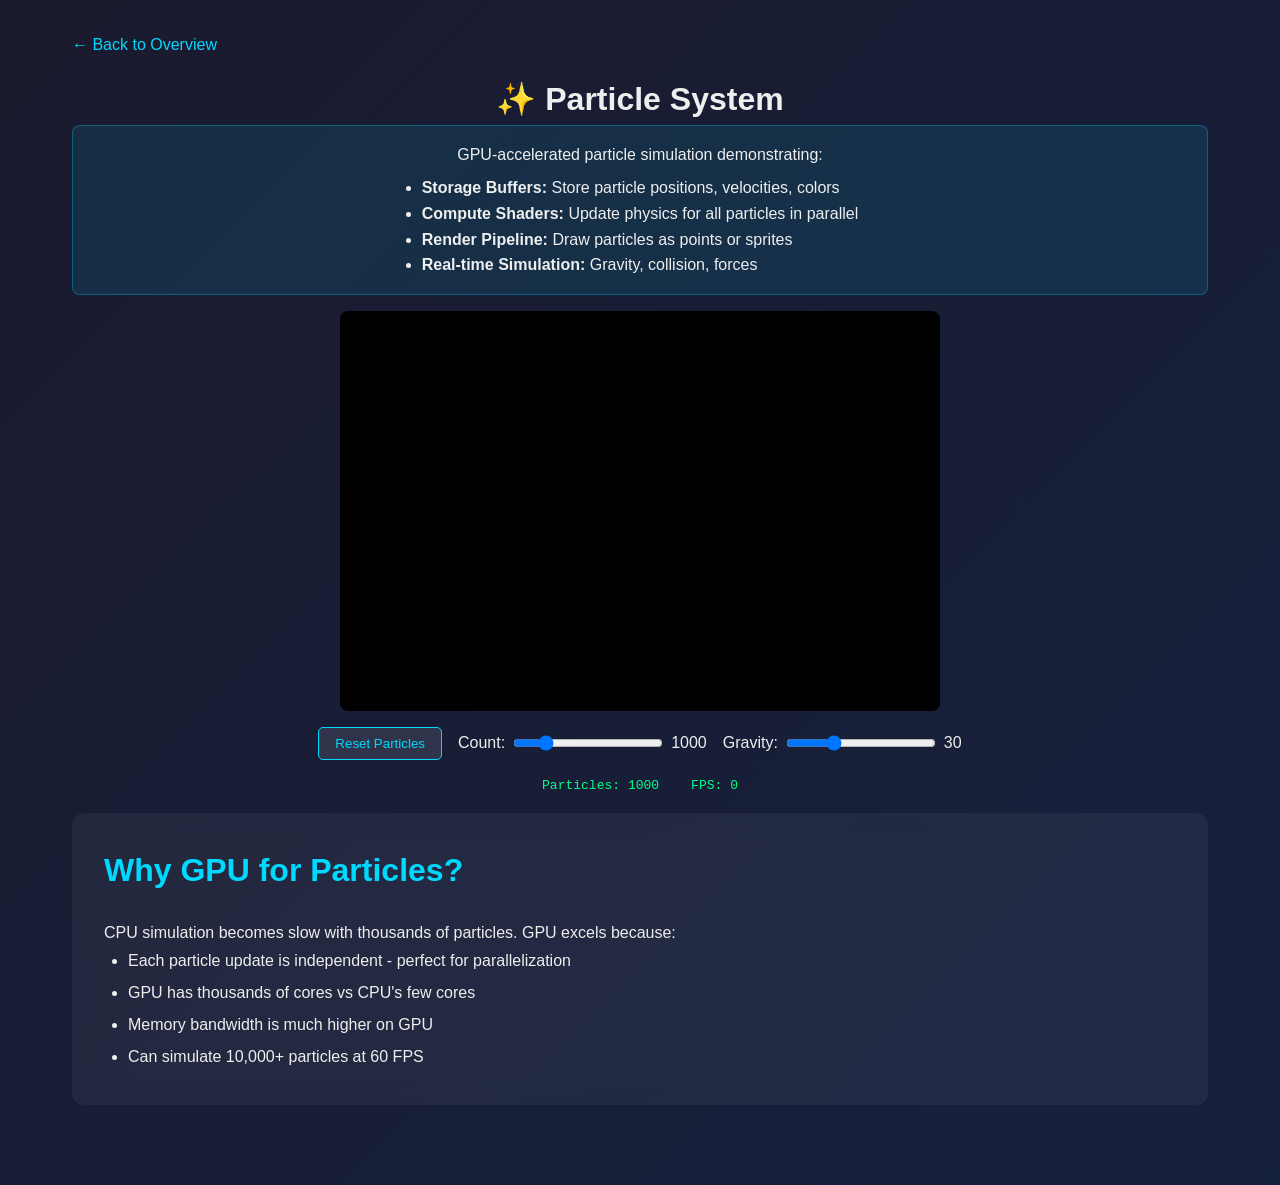
<file: templates/examples/particles.html>
<!DOCTYPE html>
<html lang="en">
<head>
    <meta charset="UTF-8">
    <meta name="viewport" content="width=device-width, initial-scale=1.0">
    <title>Particle System - WebGPU Demo</title>
    <link rel="stylesheet" href="../../static/css/style.css">
</head>
<body>
    <div class="container">
        <a href="../../index.html" class="back-link">← Back to Overview</a>
        
        <div class="demo-container">
            <h1>✨ Particle System</h1>
            
            <div class="demo-info">
                <p>GPU-accelerated particle simulation demonstrating:</p>
                <ul style="text-align: left; display: inline-block; margin-top: 0.5rem;">
                    <li><strong>Storage Buffers:</strong> Store particle positions, velocities, colors</li>
                    <li><strong>Compute Shaders:</strong> Update physics for all particles in parallel</li>
                    <li><strong>Render Pipeline:</strong> Draw particles as points or sprites</li>
                    <li><strong>Real-time Simulation:</strong> Gravity, collision, forces</li>
                </ul>
            </div>

            <canvas id="canvas" width="600" height="400"></canvas>
            
            <div class="controls">
                <button id="resetBtn">Reset Particles</button>
                <label>
                    Count: <input type="range" id="particleCount" min="100" max="5000" value="1000">
                    <span id="countVal">1000</span>
                </label>
                <label>
                    Gravity: <input type="range" id="gravity" min="0" max="100" value="30">
                    <span id="gravityVal">30</span>
                </label>
            </div>

            <div class="stats">
                <span>Particles: <span id="particleStat">1000</span></span>
                <span>FPS: <span id="fps">0</span></span>
            </div>
        </div>

        <section>
            <h2>Why GPU for Particles?</h2>
            <p>CPU simulation becomes slow with thousands of particles. GPU excels because:</p>
            <ul style="margin-left: 1.5rem; line-height: 2;">
                <li>Each particle update is independent - perfect for parallelization</li>
                <li>GPU has thousands of cores vs CPU's few cores</li>
                <li>Memory bandwidth is much higher on GPU</li>
                <li>Can simulate 10,000+ particles at 60 FPS</li>
            </ul>
        </section>
    </div>

    <script type="module">
        const canvas = document.getElementById('canvas');
        const particleCountInput = document.getElementById('particleCount');
        const countVal = document.getElementById('countVal');
        const gravityInput = document.getElementById('gravity');
        const gravityVal = document.getElementById('gravityVal');
        const particleStat = document.getElementById('particleStat');
        const fpsEl = document.getElementById('fps');

        let particleCount = 1000;
        let gravity = 0.3;
        let device, context, format;
        let particleBuffer, colorBuffer;
        let computePipeline, renderPipeline;
        let bindGroup;
        let frameCount = 0;
        let lastTime = performance.now();
        let time = 0;

        particleCountInput.addEventListener('input', (e) => {
            particleCount = parseInt(e.target.value);
            countVal.textContent = particleCount;
            particleStat.textContent = particleCount;
            initParticles();
        });

        gravityInput.addEventListener('input', (e) => {
            gravity = parseInt(e.target.value) / 100;
            gravityVal.textContent = gravityInput.value;
        });

        async function init() {
            if (!navigator.gpu) {
                alert('WebGPU not supported');
                return;
            }

            const adapter = await navigator.gpu.requestAdapter();
            device = await adapter.requestDevice();
            context = canvas.getContext('webgpu');
            format = navigator.gpu.getPreferredCanvasFormat();

            context.configure({ device, format });

            // Compute shader for particle physics
            const computeShaderCode = `
                @group(0) @binding(0)
                var<storage, read_write> particles: array<vec2f>;
                
                @group(0) @binding(1)
                var<uniform> params: vec3f;
                
                @compute @workgroup_size(64)
                fn main(@builtin(global_invocation_id) id: vec3u) {
                    let idx = id.x;
                    if (idx < arrayLength(&particles)) {
                        var pos = particles[idx];
                        pos.y -= params.x; // gravity
                        pos.x += sin(params.y + f32(idx) * 0.01) * 0.01;
                        
                        // Bounce off walls
                        if (pos.x < -1.0) { pos.x = -1.0; }
                        if (pos.x > 1.0) { pos.x = 1.0; }
                        if (pos.y < -1.0) { pos.y = -1.0; pos.x *= 0.9; }
                        if (pos.y > 1.0) { pos.y = 1.0; }
                        
                        particles[idx] = pos;
                    }
                }
            `;

            const computeShader = device.createShaderModule({ code: computeShaderCode });
            computePipeline = device.createComputePipeline({
                layout: 'auto',
                compute: { module: computeShader, entryPoint: 'main' }
            });

            // Render shader for particles
            const renderShaderCode = `
                @group(0) @binding(0)
                var<storage, read> particles: array<vec2f>;
                
                @group(0) @binding(1)
                var<storage, read> colors: array<vec4f>;
                
                @vertex
                fn vs_main(@builtin(vertex_index) vi: u32, @builtin(instance_index) ii: u32) -> @builtin(position) vec4f {
                    let pos = particles[ii];
                    let size = 0.02;
                    
                    var positions = array<vec2f, 4>(
                        vec2f(-1, -1), vec2f(1, -1), vec2f(-1, 1),
                        vec2f(-1, 1), vec2f(1, -1), vec2f(1, 1)
                    );
                    
                    let vertexPos = positions[vi];
                    let finalPos = pos + vertexPos * size;
                    return vec4f(finalPos, 0, 1);
                }

                @fragment
                fn fs_main(@builtin(instance_index) ii: u32) -> @location(0) vec4f {
                    return colors[ii];
                }
            `;

            const renderShader = device.createShaderModule({ code: renderShaderCode });
            renderPipeline = device.createRenderPipeline({
                layout: 'auto',
                vertex: {
                    module: renderShader,
                    entryPoint: 'vs_main',
                    buffers: []
                },
                fragment: {
                    module: renderShader,
                    entryPoint: 'fs_main',
                    targets: [{ format, blend: {
                        color: { srcFactor: 'src-alpha', dstFactor: 'one', operation: 'add' },
                        alpha: { srcFactor: 'one', dstFactor: 'zero', operation: 'add' }
                    }}]
                },
                primitive: { topology: 'triangle-list' }
            });

            initParticles();
            animate();
        }

        function initParticles() {
            if (!device) return;

            // Initialize particle positions
            const particles = new Float32Array(particleCount * 2);
            const colors = new Float32Array(particleCount * 4);

            for (let i = 0; i < particleCount; i++) {
                particles[i * 2] = (Math.random() - 0.5) * 2;
                particles[i * 2 + 1] = (Math.random() - 0.5) * 2;
                
                colors[i * 4] = 0.5 + Math.random() * 0.5;
                colors[i * 4 + 1] = 0.8 + Math.random() * 0.2;
                colors[i * 4 + 2] = 1;
                colors[i * 4 + 3] = 0.8;
            }

            particleBuffer = device.createBuffer({
                size: particles.byteLength,
                usage: GPUBufferUsage.STORAGE | GPUBufferUsage.COPY_DST,
                mappedAtCreation: true
            });
            new Float32Array(particleBuffer.getMappedRange()).set(particles);
            particleBuffer.unmap();

            colorBuffer = device.createBuffer({
                size: colors.byteLength,
                usage: GPUBufferUsage.STORAGE | GPUBufferUsage.COPY_DST,
                mappedAtCreation: true
            });
            new Float32Array(colorBuffer.getMappedRange()).set(colors);
            colorBuffer.unmap();

            const paramsBuffer = device.createBuffer({
                size: 12,
                usage: GPUBufferUsage.UNIFORM | GPUBufferUsage.COPY_DST,
                mappedAtCreation: true
            });
            new Float32Array(paramsBuffer.getMappedRange()).set([gravity, 0, 0]);
            paramsBuffer.unmap();

            bindGroup = device.createBindGroup({
                layout: computePipeline.getBindGroupLayout(0),
                entries: [
                    { binding: 0, resource: { buffer: particleBuffer } },
                    { binding: 1, resource: { buffer: paramsBuffer } }
                ]
            });
        }

        function animate() {
            time += 0.016;

            // Update params
            const paramsBuffer = device.createBuffer({
                size: 12,
                usage: GPUBufferUsage.UNIFORM | GPUBufferUsage.COPY_DST,
                mappedAtCreation: true
            });
            new Float32Array(paramsBuffer.getMappedRange()).set([gravity, time, 0]);
            paramsBuffer.unmap();

            bindGroup = device.createBindGroup({
                layout: computePipeline.getBindGroupLayout(0),
                entries: [
                    { binding: 0, resource: { buffer: particleBuffer } },
                    { binding: 1, resource: { buffer: paramsBuffer } }
                ]
            });

            // Compute pass
            const commandEncoder = device.createCommandEncoder();
            const computePass = commandEncoder.beginComputePass();
            computePass.setPipeline(computePipeline);
            computePass.setBindGroup(0, bindGroup);
            computePass.dispatchWorkgroups(Math.ceil(particleCount / 64));
            computePass.end();

            // Render pass
            const textureView = context.getCurrentTexture().createView();
            const renderPass = commandEncoder.beginRenderPass({
                colorAttachments: [{
                    view: textureView,
                    clearValue: { r: 0.05, g: 0.05, b: 0.15, a: 1 },
                    loadOp: 'clear',
                    storeOp: 'store'
                }]
            });

            const renderBindGroup = device.createBindGroup({
                layout: renderPipeline.getBindGroupLayout(0),
                entries: [
                    { binding: 0, resource: { buffer: particleBuffer } },
                    { binding: 1, resource: { buffer: colorBuffer } }
                ]
            });

            renderPass.setPipeline(renderPipeline);
            renderPass.setBindGroup(0, renderBindGroup);
            renderPass.draw(6, particleCount);
            renderPass.end();

            device.queue.submit([commandEncoder.finish()]);

            // FPS
            frameCount++;
            const now = performance.now();
            if (now - lastTime >= 1000) {
                fpsEl.textContent = frameCount;
                frameCount = 0;
                lastTime = now;
            }

            requestAnimationFrame(animate);
        }

        document.getElementById('resetBtn').addEventListener('click', initParticles);
        init();
    </script>
</body>
</html>
</file>
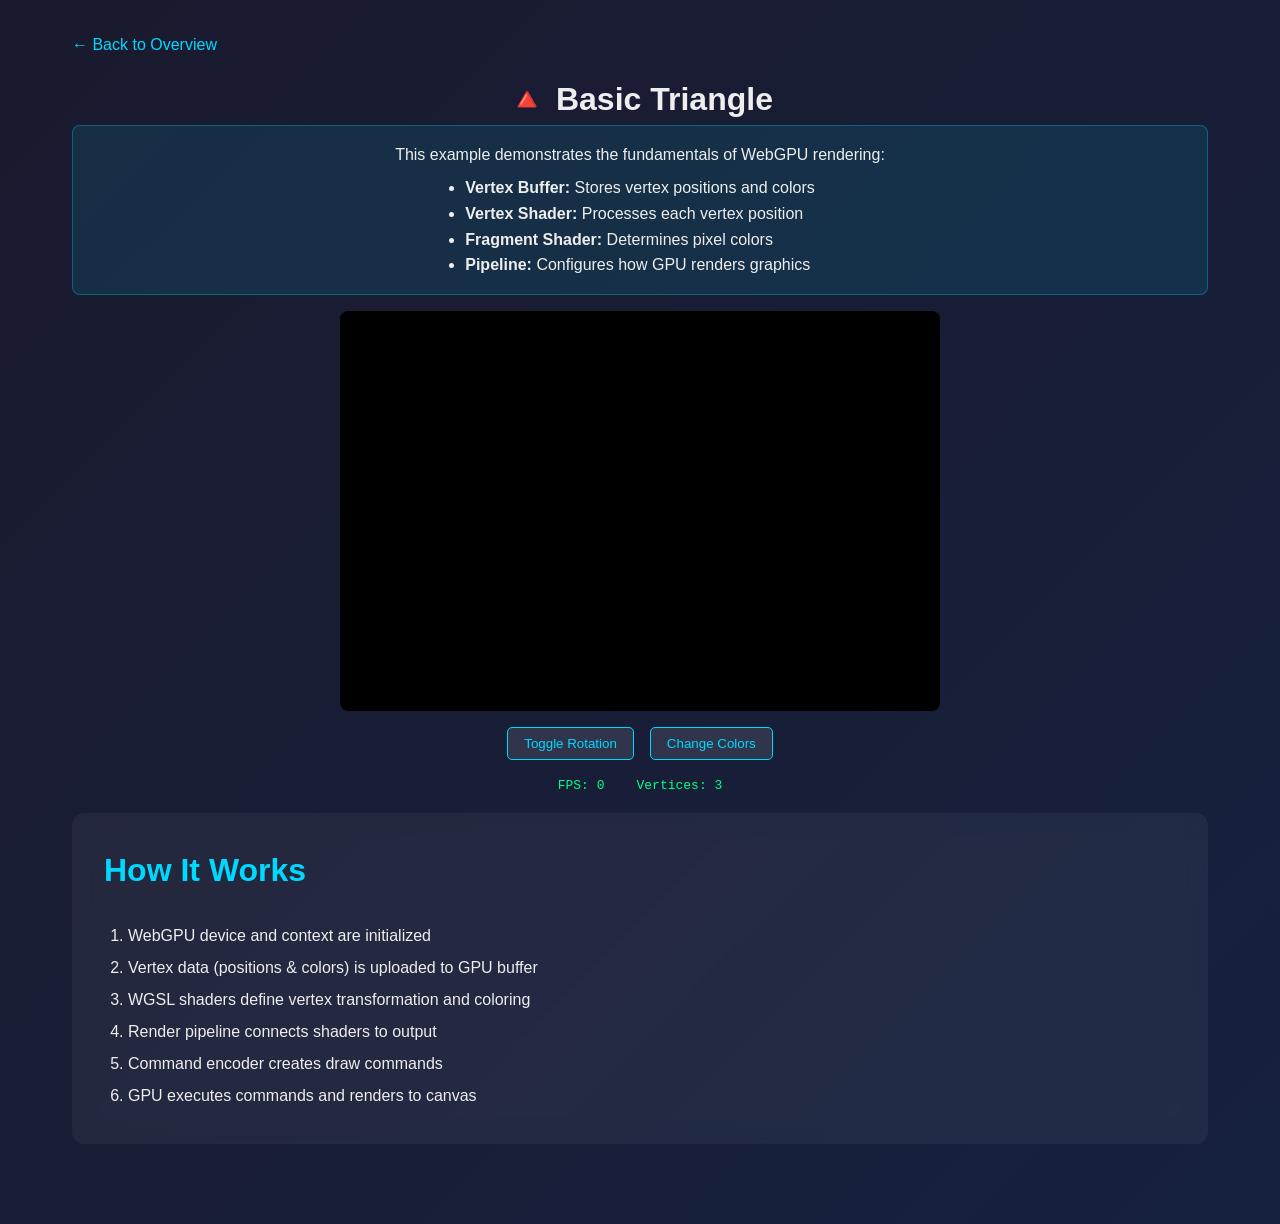
<file: templates/examples/triangle.html>
<!DOCTYPE html>
<html lang="en">
<head>
    <meta charset="UTF-8">
    <meta name="viewport" content="width=device-width, initial-scale=1.0">
    <title>Basic Triangle - WebGPU Demo</title>
    <link rel="stylesheet" href="../../static/css/style.css">
</head>
<body>
    <div class="container">
        <a href="../../index.html" class="back-link">← Back to Overview</a>
        
        <div class="demo-container">
            <h1>🔺 Basic Triangle</h1>
            
            <div class="demo-info">
                <p>This example demonstrates the fundamentals of WebGPU rendering:</p>
                <ul style="text-align: left; display: inline-block; margin-top: 0.5rem;">
                    <li><strong>Vertex Buffer:</strong> Stores vertex positions and colors</li>
                    <li><strong>Vertex Shader:</strong> Processes each vertex position</li>
                    <li><strong>Fragment Shader:</strong> Determines pixel colors</li>
                    <li><strong>Pipeline:</strong> Configures how GPU renders graphics</li>
                </ul>
            </div>

            <canvas id="canvas" width="600" height="400"></canvas>
            
            <div class="controls">
                <button id="rotateBtn">Toggle Rotation</button>
                <button id="colorBtn">Change Colors</button>
            </div>

            <div class="stats">
                <span>FPS: <span id="fps">0</span></span>
                <span>Vertices: 3</span>
            </div>
        </div>

        <section>
            <h2>How It Works</h2>
            <ol style="margin-left: 1.5rem; line-height: 2;">
                <li>WebGPU device and context are initialized</li>
                <li>Vertex data (positions & colors) is uploaded to GPU buffer</li>
                <li>WGSL shaders define vertex transformation and coloring</li>
                <li>Render pipeline connects shaders to output</li>
                <li>Command encoder creates draw commands</li>
                <li>GPU executes commands and renders to canvas</li>
            </ol>
        </section>
    </div>

    <script type="module">
        const canvas = document.getElementById('canvas');
        const fpsEl = document.getElementById('fps');
        
        let rotating = false;
        let rotation = 0;
        let colorSet = 0;
        let frameCount = 0;
        let lastTime = performance.now();

        const colorSets = [
            [[1, 0, 0, 1], [0, 1, 0, 1], [0, 0, 1, 1]],
            [[1, 1, 0, 1], [1, 0, 1, 1], [0, 1, 1, 1]],
            [[1, 0.5, 0, 1], [0, 1, 0.5, 1], [0.5, 0, 1, 1]]
        ];

        async function init() {
            if (!navigator.gpu) {
                alert('WebGPU not supported');
                return;
            }

            const adapter = await navigator.gpu.requestAdapter();
            const device = await adapter.requestDevice();
            const context = canvas.getContext('webgpu');
            const format = navigator.gpu.getPreferredCanvasFormat();

            context.configure({
                device,
                format,
                alphaMode: 'premultiplied'
            });

            // Vertex data: position (x, y) and color (r, g, b, a)
            const vertices = new Float32Array([
                0, 0.5, ...colorSets[0][0],
                -0.5, -0.5, ...colorSets[0][1],
                0.5, -0.5, ...colorSets[0][2]
            ]);

            const vertexBuffer = device.createBuffer({
                size: vertices.byteLength,
                usage: GPUBufferUsage.VERTEX | GPUBufferUsage.COPY_DST,
                mappedAtCreation: true
            });
            new Float32Array(vertexBuffer.getMappedRange()).set(vertices);
            vertexBuffer.unmap();

            const shaderCode = `
                @vertex
                fn vs_main(
                    @location(0) position: vec2f,
                    @location(1) color: vec4f
                ) -> @builtin(position) vec4f {
                    return vec4f(position, 0.0, 1.0);
                }

                @fragment
                fn fs_main(@location(0) color: vec4f) -> @location(0) vec4f {
                    return color;
                }
            `;

            const shader = device.createShaderModule({ code: shaderCode });

            const pipeline = device.createRenderPipeline({
                layout: 'auto',
                vertex: {
                    module: shader,
                    entryPoint: 'vs_main',
                    buffers: [{
                        arrayStride: 6 * 4,
                        attributes: [
                            { shaderLocation: 0, offset: 0, format: 'float32x2' },
                            { shaderLocation: 1, offset: 8, format: 'float32x4' }
                        ]
                    }]
                },
                fragment: {
                    module: shader,
                    entryPoint: 'fs_main',
                    targets: [{ format }]
                },
                primitive: { topology: 'triangle-list' }
            });

            function render() {
                const commandEncoder = device.createCommandEncoder();
                const textureView = context.getCurrentTexture().createView();

                const renderPass = commandEncoder.beginRenderPass({
                    colorAttachments: [{
                        view: textureView,
                        clearValue: { r: 0.1, g: 0.1, b: 0.2, a: 1 },
                        loadOp: 'clear',
                        storeOp: 'store'
                    }]
                });

                renderPass.setPipeline(pipeline);
                renderPass.setVertexBuffer(0, vertexBuffer);
                renderPass.draw(3);
                renderPass.end();

                device.queue.submit([commandEncoder.finish()]);

                // FPS calculation
                frameCount++;
                const now = performance.now();
                if (now - lastTime >= 1000) {
                    fpsEl.textContent = frameCount;
                    frameCount = 0;
                    lastTime = now;
                }

                requestAnimationFrame(render);
            }

            render();

            // Controls
            document.getElementById('rotateBtn').addEventListener('click', () => {
                rotating = !rotating;
            });

            document.getElementById('colorBtn').addEventListener('click', () => {
                colorSet = (colorSet + 1) % colorSets.length;
                const newVertices = new Float32Array([
                    0, 0.5, ...colorSets[colorSet][0],
                    -0.5, -0.5, ...colorSets[colorSet][1],
                    0.5, -0.5, ...colorSets[colorSet][2]
                ]);
                device.queue.writeBuffer(vertexBuffer, 0, newVertices);
            });
        }

        init();
    </script>
</body>
</html>
</file>
<file: static/css/style.css>
* {
    margin: 0;
    padding: 0;
    box-sizing: border-box;
}

body {
    font-family: -apple-system, BlinkMacSystemFont, 'Segoe UI', Roboto, Oxygen, Ubuntu, sans-serif;
    background: linear-gradient(135deg, #1a1a2e 0%, #16213e 100%);
    color: #eee;
    line-height: 1.6;
    min-height: 100vh;
}

.container {
    max-width: 1200px;
    margin: 0 auto;
    padding: 2rem;
}

header {
    text-align: center;
    margin-bottom: 3rem;
    padding: 2rem 0;
}

header h1 {
    font-size: 3rem;
    margin-bottom: 0.5rem;
    background: linear-gradient(90deg, #00d9ff, #00ff88);
    -webkit-background-clip: text;
    -webkit-text-fill-color: transparent;
    background-clip: text;
}

.subtitle {
    font-size: 1.2rem;
    color: #aaa;
}

section {
    margin-bottom: 3rem;
    padding: 2rem;
    background: rgba(255, 255, 255, 0.05);
    border-radius: 12px;
    backdrop-filter: blur(10px);
}

h2 {
    font-size: 2rem;
    margin-bottom: 1.5rem;
    color: #00d9ff;
}

.intro ul {
    list-style: none;
    margin-top: 1rem;
}

.intro li {
    padding: 0.5rem 0;
    font-size: 1.1rem;
}

.example-grid {
    display: grid;
    grid-template-columns: repeat(auto-fit, minmax(300px, 1fr));
    gap: 1.5rem;
}

.example-card {
    background: rgba(255, 255, 255, 0.08);
    padding: 2rem;
    border-radius: 12px;
    text-align: center;
    transition: transform 0.3s, box-shadow 0.3s;
    border: 1px solid rgba(255, 255, 255, 0.1);
}

.example-card:hover {
    transform: translateY(-5px);
    box-shadow: 0 10px 30px rgba(0, 217, 255, 0.2);
}

.card-icon {
    font-size: 3rem;
    margin-bottom: 1rem;
}

.example-card h3 {
    font-size: 1.5rem;
    margin-bottom: 0.5rem;
    color: #fff;
}

.example-card p {
    color: #aaa;
    margin-bottom: 1rem;
}

.difficulty {
    display: inline-block;
    padding: 0.25rem 0.75rem;
    border-radius: 20px;
    font-size: 0.85rem;
    font-weight: bold;
    margin-bottom: 1rem;
}

.difficulty.beginner {
    background: #00ff88;
    color: #000;
}

.difficulty.intermediate {
    background: #ffaa00;
    color: #000;
}

.difficulty.advanced {
    background: #ff4444;
    color: #fff;
}

.btn {
    display: inline-block;
    padding: 0.75rem 1.5rem;
    background: linear-gradient(90deg, #00d9ff, #00ff88);
    color: #000;
    text-decoration: none;
    border-radius: 25px;
    font-weight: bold;
    transition: transform 0.2s, box-shadow 0.2s;
}

.btn:hover {
    transform: scale(1.05);
    box-shadow: 0 5px 20px rgba(0, 217, 255, 0.4);
}

.use-case-list {
    display: grid;
    grid-template-columns: repeat(auto-fit, minmax(250px, 1fr));
    gap: 1rem;
}

.use-case {
    background: rgba(255, 255, 255, 0.05);
    padding: 1.5rem;
    border-radius: 8px;
    border-left: 4px solid #00d9ff;
}

.use-case h3 {
    margin-bottom: 0.5rem;
    color: #fff;
}

.use-case p {
    color: #aaa;
    font-size: 0.95rem;
}

footer {
    text-align: center;
    padding: 2rem;
    color: #666;
}

footer a {
    color: #00d9ff;
    text-decoration: none;
}

footer a:hover {
    text-decoration: underline;
}

canvas {
    display: block;
    margin: 1rem auto;
    border-radius: 8px;
    background: #000;
}

.controls {
    display: flex;
    gap: 1rem;
    justify-content: center;
    margin: 1rem 0;
    flex-wrap: wrap;
}

.controls button {
    padding: 0.5rem 1rem;
    background: rgba(255, 255, 255, 0.1);
    border: 1px solid #00d9ff;
    color: #00d9ff;
    border-radius: 5px;
    cursor: pointer;
    transition: all 0.2s;
}

.controls button:hover {
    background: #00d9ff;
    color: #000;
}

.controls label {
    display: flex;
    align-items: center;
    gap: 0.5rem;
}

.controls input[type="range"] {
    width: 150px;
}

.demo-container {
    text-align: center;
}

.demo-info {
    background: rgba(0, 217, 255, 0.1);
    padding: 1rem;
    border-radius: 8px;
    margin-bottom: 1rem;
    border: 1px solid rgba(0, 217, 255, 0.3);
}

.back-link {
    display: inline-block;
    margin-bottom: 1rem;
    color: #00d9ff;
    text-decoration: none;
}

.back-link:hover {
    text-decoration: underline;
}

.no-webgpu .example-card {
    opacity: 0.5;
    pointer-events: none;
}

.stats {
    display: flex;
    justify-content: center;
    gap: 2rem;
    margin: 1rem 0;
    font-family: monospace;
    color: #00ff88;
}
</file>
